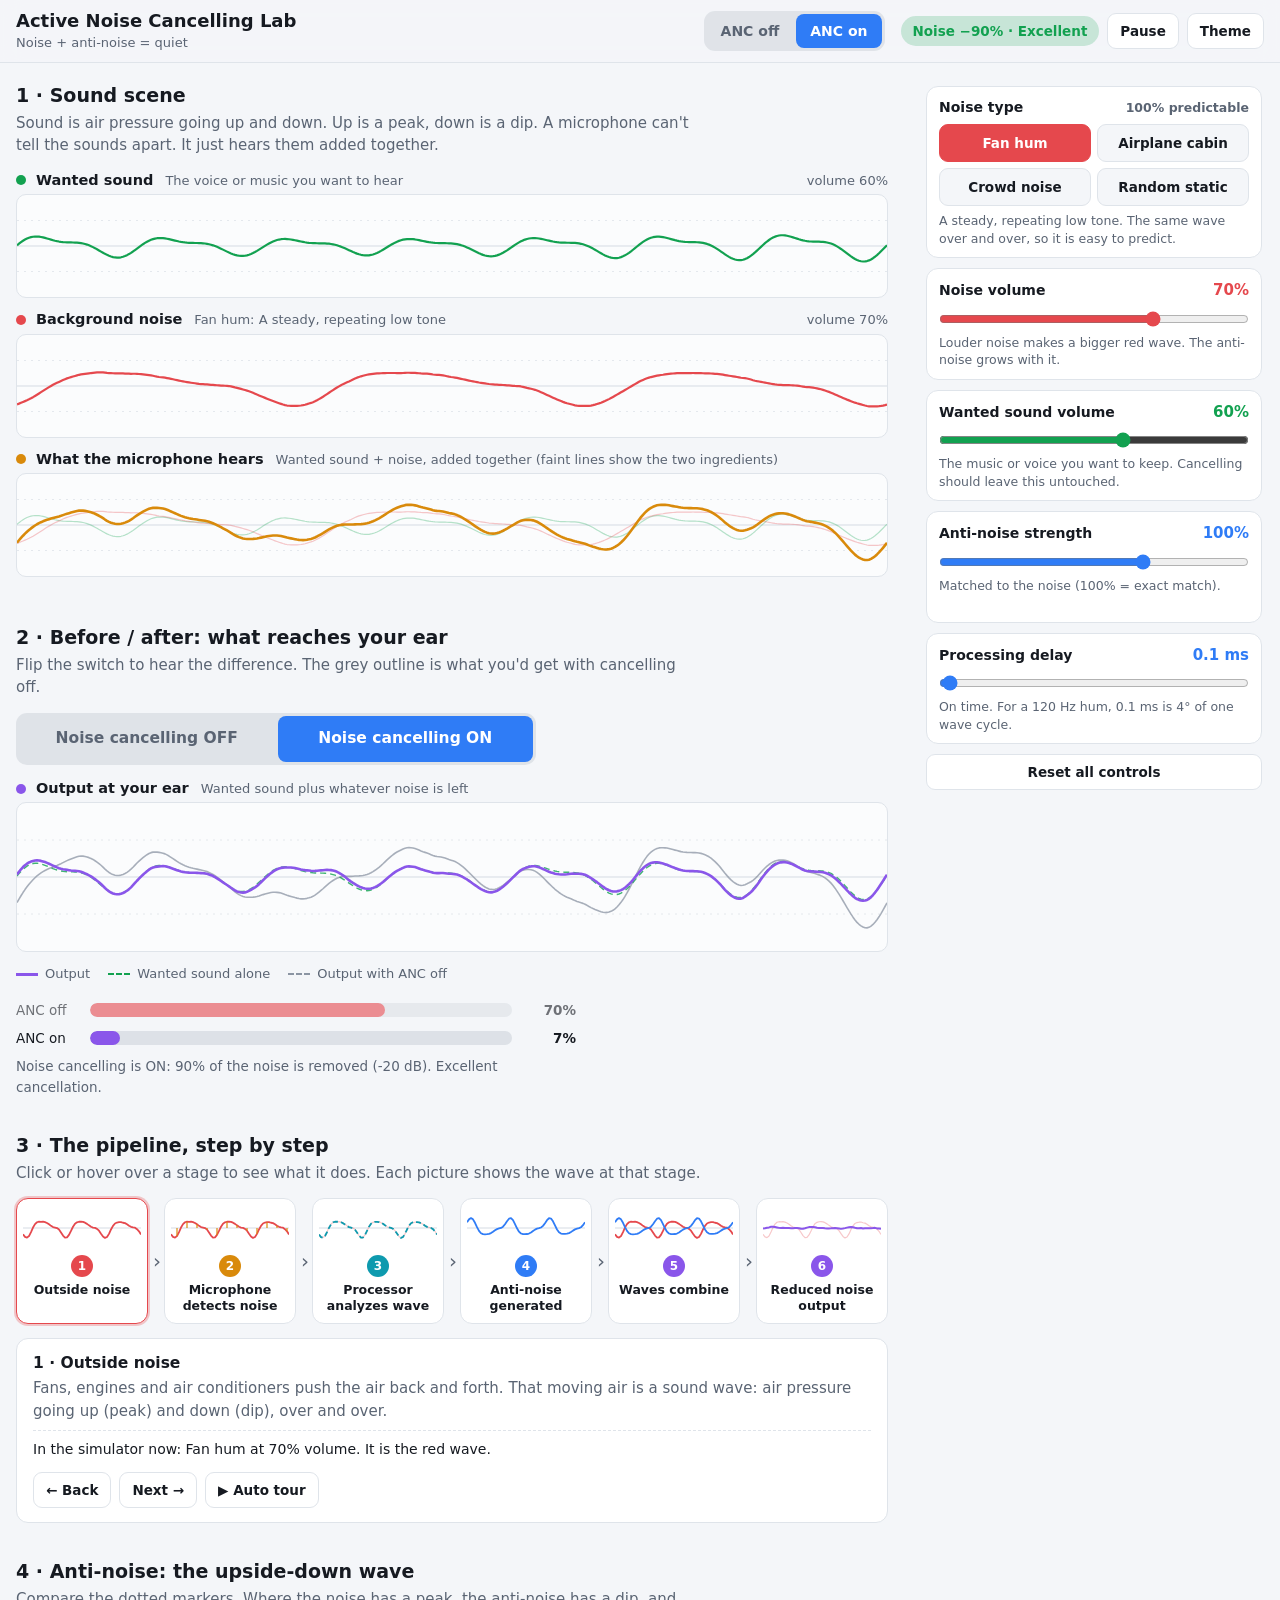
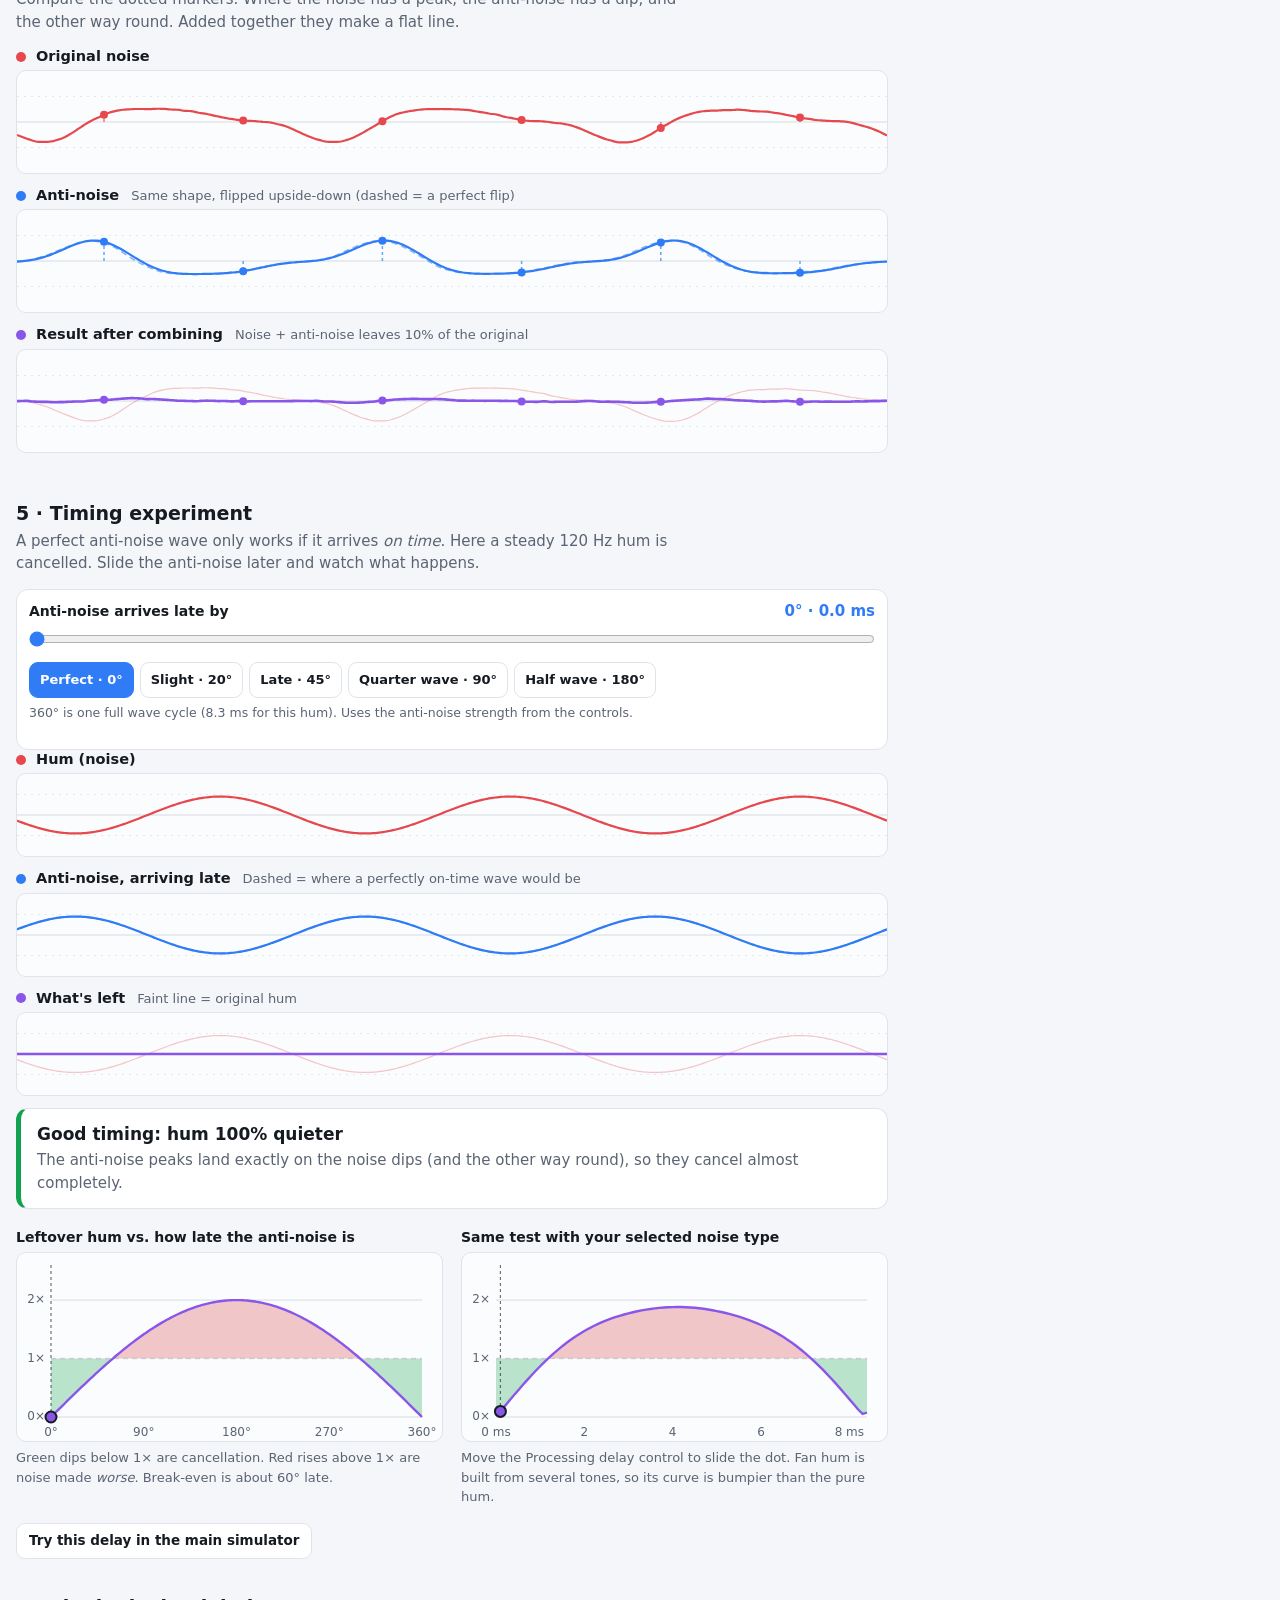
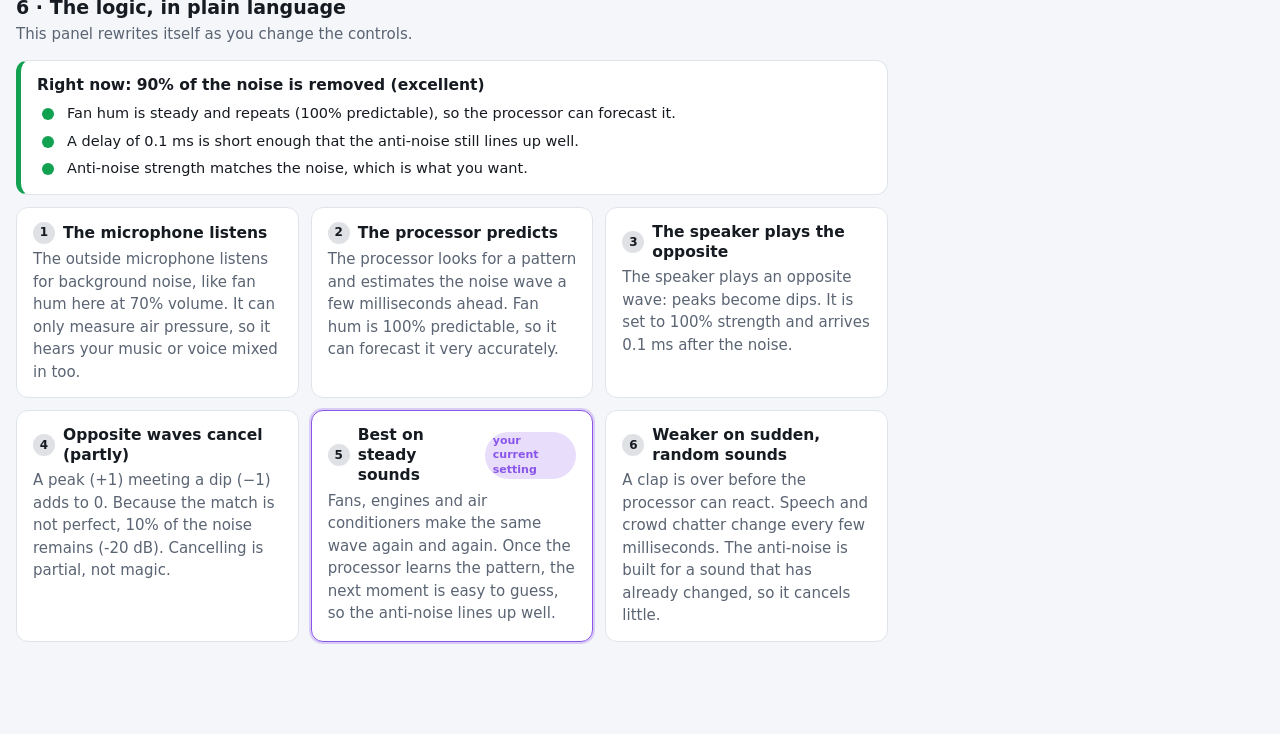
<file: index.html>
<!doctype html>
<html lang="en">
<head>
<meta charset="utf-8">
<meta name="viewport" content="width=device-width, initial-scale=1">
<title>Noise Cancelling Lab</title>
<meta name="description" content="An interactive simulator that explains how active noise cancelling works.">
<link rel="stylesheet" href="styles.css">
</head>
<body>

<header class="topbar">
  <div class="brand">
    <h1>Active Noise Cancelling Lab</h1>
    <p>Noise + anti-noise = quiet</p>
  </div>

  <div class="seg anc-toggle" role="group" aria-label="Noise cancelling">
    <button type="button" data-anc="off" aria-pressed="false">ANC off</button>
    <button type="button" data-anc="on" aria-pressed="true">ANC on</button>
  </div>

  <div class="status">
    <span id="pill" class="pill" role="status" aria-live="polite"></span>
    <button type="button" class="btn" id="btn-pause">Pause</button>
    <button type="button" class="btn" id="btn-theme" aria-label="Switch light or dark theme">Theme</button>
  </div>
</header>

<main class="app">

  <!-- 1 · SOUND SCENE -->
  <section id="scene" aria-labelledby="h-scene">
    <h2 id="h-scene">1 · Sound scene</h2>
    <p class="lede">Sound is air pressure going up and down. Up is a peak, down is a dip. A microphone can't tell the sounds apart. It just hears them added together.</p>

    <div class="lane c-wanted">
      <div class="lane-head">
        <span class="dot"></span><h3>Wanted sound</h3>
        <span class="lane-note">The voice or music you want to hear</span>
        <output id="v-wanted" class="lane-val"></output>
      </div>
      <canvas class="cv" data-cv="scene-wanted" role="img" aria-label="Animated wanted sound waveform"></canvas>
    </div>

    <div class="lane c-noise">
      <div class="lane-head">
        <span class="dot"></span><h3>Background noise</h3>
        <span class="lane-note" id="n-noise">The sound you want to get rid of</span>
        <output id="v-noise" class="lane-val"></output>
      </div>
      <canvas class="cv" data-cv="scene-noise" role="img" aria-label="Animated background noise waveform"></canvas>
    </div>

    <div class="lane c-mic">
      <div class="lane-head">
        <span class="dot"></span><h3>What the microphone hears</h3>
        <span class="lane-note">Wanted sound + noise, added together (faint lines show the two ingredients)</span>
      </div>
      <canvas class="cv" data-cv="scene-mic" role="img" aria-label="Animated combined waveform of wanted sound plus noise"></canvas>
    </div>
  </section>

  <!-- CONTROLS (sticky column on wide screens) -->
  <aside class="controls" aria-label="Controls">
    <h2 class="sr-only">Controls</h2>

    <div class="ctl" style="--c: var(--noise)">
      <div class="ctl-top"><span class="ctl-name" id="l-type">Noise type</span><output id="v-pred" class="pred"></output></div>
      <div class="types" role="radiogroup" aria-labelledby="l-type">
        <button type="button" class="type-btn" role="radio" data-type="hum">Fan hum</button>
        <button type="button" class="type-btn" role="radio" data-type="cabin">Airplane cabin</button>
        <button type="button" class="type-btn" role="radio" data-type="crowd">Crowd noise</button>
        <button type="button" class="type-btn" role="radio" data-type="static">Random static</button>
      </div>
      <p class="hint" id="h-type"></p>
    </div>

    <div class="ctl" style="--c: var(--noise)">
      <div class="ctl-top"><label for="ctl-noise">Noise volume</label><output id="o-noise"></output></div>
      <input type="range" id="ctl-noise" min="0" max="100" step="1">
      <p class="hint" id="h-noise"></p>
    </div>

    <div class="ctl" style="--c: var(--wanted)">
      <div class="ctl-top"><label for="ctl-wanted">Wanted sound volume</label><output id="o-wanted"></output></div>
      <input type="range" id="ctl-wanted" min="0" max="100" step="1">
      <p class="hint" id="h-wanted"></p>
    </div>

    <div class="ctl" style="--c: var(--anti)">
      <div class="ctl-top"><label for="ctl-strength">Anti-noise strength</label><output id="o-strength"></output></div>
      <input type="range" id="ctl-strength" min="0" max="150" step="1">
      <p class="hint" id="h-strength"></p>
    </div>

    <div class="ctl" style="--c: var(--anti)">
      <div class="ctl-top"><label for="ctl-delay">Processing delay</label><output id="o-delay"></output></div>
      <input type="range" id="ctl-delay" min="0" max="84" step="1">
      <p class="hint" id="h-delay"></p>
    </div>

    <button type="button" class="btn wide" id="btn-reset">Reset all controls</button>
  </aside>

  <!-- 5 · BEFORE / AFTER -->
  <section id="output" aria-labelledby="h-output">
    <h2 id="h-output">2 · Before / after: what reaches your ear</h2>
    <p class="lede">Flip the switch to hear the difference. The grey outline is what you'd get with cancelling off.</p>

    <div class="seg big anc-toggle" role="group" aria-label="Noise cancelling before and after">
      <button type="button" data-anc="off" aria-pressed="false">Noise cancelling OFF</button>
      <button type="button" data-anc="on" aria-pressed="true">Noise cancelling ON</button>
    </div>

    <div class="lane c-out">
      <div class="lane-head">
        <span class="dot"></span><h3>Output at your ear</h3>
        <span class="lane-note" id="n-out"></span>
      </div>
      <canvas class="cv tall" data-cv="out" role="img" aria-label="Animated output waveform at the listener's ear"></canvas>
    </div>

    <div class="legend" aria-hidden="true">
      <span class="key c-out"><i></i>Output</span>
      <span class="key c-wanted"><i class="dashed"></i>Wanted sound alone</span>
      <span class="key c-ghost"><i class="dashed"></i>Output with ANC off</span>
    </div>

    <div class="meters">
      <div class="meter c-noise">
        <span>ANC off</span>
        <div class="bar"><i id="bar-off"></i></div>
        <b id="m-off"></b>
      </div>
      <div class="meter c-out">
        <span>ANC on</span>
        <div class="bar"><i id="bar-on"></i></div>
        <b id="m-on"></b>
      </div>
    </div>
    <p class="meter-caption" id="m-caption"></p>
  </section>

  <!-- 2 · PIPELINE -->
  <section id="pipeline" aria-labelledby="h-pipeline">
    <h2 id="h-pipeline">3 · The pipeline, step by step</h2>
    <p class="lede">Click or hover over a stage to see what it does. Each picture shows the wave at that stage.</p>

    <div class="pl-wrap">
      <ol class="pipeline">
        <li class="stage" style="--c: var(--noise)"><button type="button" class="stage-btn" data-stage="0" aria-pressed="true"><canvas class="cv thumb" data-cv="thumb-0" aria-hidden="true"></canvas><span class="stage-text"><span class="stage-num">1</span>Outside noise</span></button></li>
        <li class="stage" style="--c: var(--mic)"><button type="button" class="stage-btn" data-stage="1" aria-pressed="false"><canvas class="cv thumb" data-cv="thumb-1" aria-hidden="true"></canvas><span class="stage-text"><span class="stage-num">2</span>Microphone detects noise</span></button></li>
        <li class="stage" style="--c: var(--proc)"><button type="button" class="stage-btn" data-stage="2" aria-pressed="false"><canvas class="cv thumb" data-cv="thumb-2" aria-hidden="true"></canvas><span class="stage-text"><span class="stage-num">3</span>Processor analyzes wave</span></button></li>
        <li class="stage" style="--c: var(--anti)"><button type="button" class="stage-btn" data-stage="3" aria-pressed="false"><canvas class="cv thumb" data-cv="thumb-3" aria-hidden="true"></canvas><span class="stage-text"><span class="stage-num">4</span>Anti-noise generated</span></button></li>
        <li class="stage" style="--c: var(--out)"><button type="button" class="stage-btn" data-stage="4" aria-pressed="false"><canvas class="cv thumb" data-cv="thumb-4" aria-hidden="true"></canvas><span class="stage-text"><span class="stage-num">5</span>Waves combine</span></button></li>
        <li class="stage" style="--c: var(--out)"><button type="button" class="stage-btn" data-stage="5" aria-pressed="false"><canvas class="cv thumb" data-cv="thumb-5" aria-hidden="true"></canvas><span class="stage-text"><span class="stage-num">6</span>Reduced noise output</span></button></li>
      </ol>
    </div>

    <div class="note stage-detail" id="stage-detail" aria-live="polite">
      <h3 id="sd-title"></h3>
      <p id="sd-body"></p>
      <p class="live" id="sd-live"></p>
      <div class="stage-nav">
        <button type="button" class="btn" id="st-prev">← Back</button>
        <button type="button" class="btn" id="st-next">Next →</button>
        <button type="button" class="btn" id="st-tour" aria-pressed="false">▶ Auto tour</button>
      </div>
    </div>
  </section>

  <!-- 3 · ANTI-NOISE DEMO -->
  <section id="anti" aria-labelledby="h-anti">
    <h2 id="h-anti">4 · Anti-noise: the upside-down wave</h2>
    <p class="lede">Compare the dotted markers. Where the noise has a peak, the anti-noise has a dip, and the other way round. Added together they make a flat line.</p>

    <div class="lane c-noise">
      <div class="lane-head"><span class="dot"></span><h3>Original noise</h3></div>
      <canvas class="cv" data-cv="demo-noise" role="img" aria-label="Noise waveform with markers"></canvas>
    </div>
    <div class="lane c-anti">
      <div class="lane-head"><span class="dot"></span><h3>Anti-noise</h3><span class="lane-note">Same shape, flipped upside-down (dashed = a perfect flip)</span></div>
      <canvas class="cv" data-cv="demo-anti" role="img" aria-label="Inverted anti-noise waveform with markers"></canvas>
    </div>
    <div class="lane c-out">
      <div class="lane-head"><span class="dot"></span><h3>Result after combining</h3><span class="lane-note" id="n-demo-result"></span></div>
      <canvas class="cv" data-cv="demo-result" role="img" aria-label="Combined residual noise waveform with markers"></canvas>
    </div>
  </section>

  <!-- 6 · TIMING EXPERIMENT -->
  <section id="timing" aria-labelledby="h-timing">
    <h2 id="h-timing">5 · Timing experiment</h2>
    <p class="lede">A perfect anti-noise wave only works if it arrives <em>on time</em>. Here a steady 120 Hz hum is cancelled. Slide the anti-noise later and watch what happens.</p>

    <div class="ctl" style="--c: var(--anti)">
      <div class="ctl-top"><label for="ctl-tone">Anti-noise arrives late by</label><output id="o-tone"></output></div>
      <input type="range" id="ctl-tone" min="0" max="360" step="1">
      <div class="presets" role="group" aria-label="Timing presets">
        <button type="button" class="btn" data-phase="0">Perfect · 0°</button>
        <button type="button" class="btn" data-phase="20">Slight · 20°</button>
        <button type="button" class="btn" data-phase="45">Late · 45°</button>
        <button type="button" class="btn" data-phase="90">Quarter wave · 90°</button>
        <button type="button" class="btn" data-phase="180">Half wave · 180°</button>
      </div>
      <p class="hint">360° is one full wave cycle (8.3 ms for this hum). Uses the anti-noise strength from the controls.</p>
    </div>

    <div class="lane c-noise">
      <div class="lane-head"><span class="dot"></span><h3>Hum (noise)</h3></div>
      <canvas class="cv short" data-cv="tone-noise" role="img" aria-label="Test hum waveform"></canvas>
    </div>
    <div class="lane c-anti">
      <div class="lane-head"><span class="dot"></span><h3>Anti-noise, arriving late</h3><span class="lane-note">Dashed = where a perfectly on-time wave would be</span></div>
      <canvas class="cv short" data-cv="tone-anti" role="img" aria-label="Delayed anti-noise waveform"></canvas>
    </div>
    <div class="lane c-out">
      <div class="lane-head"><span class="dot"></span><h3>What's left</h3><span class="lane-note">Faint line = original hum</span></div>
      <canvas class="cv short" data-cv="tone-result" role="img" aria-label="Resulting waveform after combining"></canvas>
    </div>

    <div class="note verdict" id="tone-verdict" data-level="good" aria-live="polite">
      <h3 id="tv-title"></h3>
      <p id="tv-body"></p>
    </div>

    <div class="charts">
      <figure>
        <figcaption>Leftover hum vs. how late the anti-noise is</figcaption>
        <canvas class="cv chart" data-cv="chart-tone" role="img" aria-label="Chart of leftover noise against timing error for the test hum"></canvas>
        <p class="chart-note">Green dips below 1× are cancellation. Red rises above 1× are noise made <em>worse</em>. Break-even is about 60° late.</p>
      </figure>
      <figure>
        <figcaption>Same test with your selected noise type</figcaption>
        <canvas class="cv chart" data-cv="chart-noise" role="img" aria-label="Chart of leftover noise against processing delay for the selected noise type"></canvas>
        <p class="chart-note" id="chart-noise-note"></p>
      </figure>
    </div>

    <button type="button" class="btn" id="btn-apply">Try this delay in the main simulator</button>
  </section>

  <!-- 7 · LOGIC PANEL -->
  <section id="logic" aria-labelledby="h-logic">
    <h2 id="h-logic">6 · The logic, in plain language</h2>
    <p class="lede">This panel rewrites itself as you change the controls.</p>

    <div class="note why" id="why" data-level="good" aria-live="polite">
      <h3 id="why-title"></h3>
      <ul id="why-list"></ul>
    </div>

    <div class="logic-grid">
      <article class="note" id="lg-1"><h3><span class="n">1</span>The microphone listens</h3><p></p></article>
      <article class="note" id="lg-2"><h3><span class="n">2</span>The processor predicts</h3><p></p></article>
      <article class="note" id="lg-3"><h3><span class="n">3</span>The speaker plays the opposite</h3><p></p></article>
      <article class="note" id="lg-4"><h3><span class="n">4</span>Opposite waves cancel (partly)</h3><p></p></article>
      <article class="note" id="lg-5"><h3><span class="n">5</span>Best on steady sounds</h3><p></p></article>
      <article class="note" id="lg-6"><h3><span class="n">6</span>Weaker on sudden, random sounds</h3><p></p></article>
    </div>
  </section>

</main>

<script src="app.js"></script>
</body>
</html>
</file>
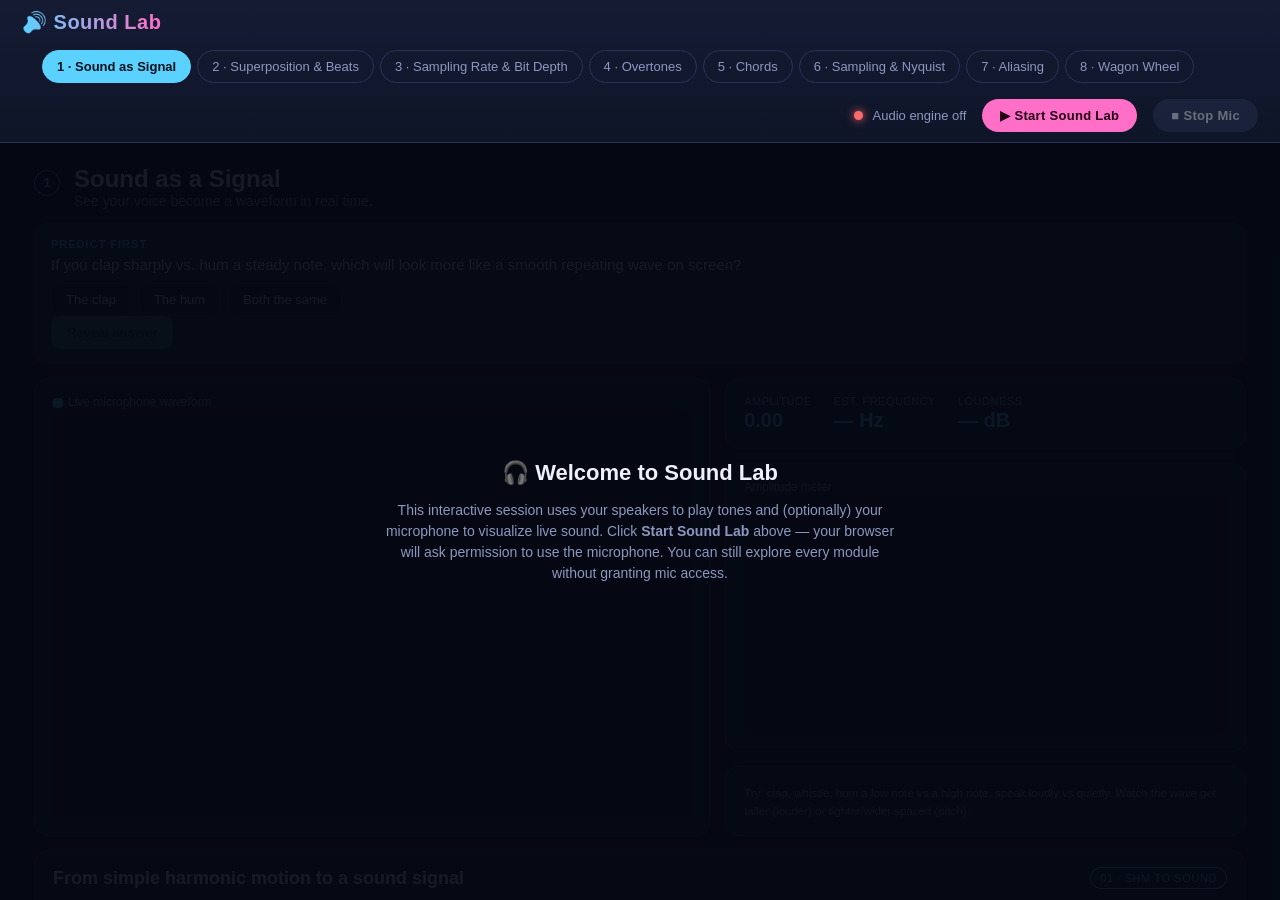
<file: lessons/01-sound-basics/index.html>
<!DOCTYPE html>
<html lang="en">
<head>
<meta charset="UTF-8">
<meta name="viewport" content="width=device-width, initial-scale=1.0">
<title>Sound Lab — Interactive Acoustics</title>
<style>
:root{
  --bg:#0b1020;
  --panel:#131a2e;
  --panel2:#182241;
  --line:#2a3357;
  --text:#eef1fb;
  --muted:#8d97bf;
  --accent:#5ad1ff;
  --accent2:#ff6ec7;
  --good:#5cf29a;
  --warn:#ffcb5c;
  --bad:#ff6b6b;
  --wave1:#5ad1ff;
  --wave2:#ff9f5a;
  --wave3:#c78bff;
}
*{box-sizing:border-box;}
html,body{
  margin:0; padding:0; height:100%;
  background:var(--bg); color:var(--text);
  font-family:"Helvetica Neue",Arial,"Segoe UI",sans-serif;
  overflow:hidden;
}
body{display:flex; flex-direction:column;}

/* ---------- top bar ---------- */
#topbar{
  display:flex; align-items:center; gap:16px; flex-wrap:wrap;
  padding:10px 22px;
  background:linear-gradient(180deg,#141b33,#0f1528);
  border-bottom:1px solid var(--line);
  flex:0 0 auto;
}
#topbar h1{
  font-size:20px; margin:0; letter-spacing:.5px; font-weight:700;
  background:linear-gradient(90deg,var(--accent),var(--accent2));
  -webkit-background-clip:text; background-clip:text; color:transparent;
}
#nav{display:flex; gap:6px; margin-left:20px; flex-wrap:wrap;}
#nav button{
  background:transparent; border:1px solid var(--line); color:var(--muted);
  padding:8px 14px; border-radius:20px; font-size:13px; cursor:pointer;
  transition:all .2s ease; white-space:nowrap;
}
#nav button:hover{border-color:var(--accent); color:var(--text);}
#nav button.active{
  background:var(--accent); color:#04121c; border-color:var(--accent); font-weight:700;
}
#audioStatus{
  margin-left:auto; display:flex; align-items:center; gap:10px; font-size:13px; color:var(--muted);
  flex-shrink:0;
}
#audioStatus .dot{width:9px;height:9px;border-radius:50%;background:var(--bad); box-shadow:0 0 8px var(--bad);}
#audioStatus.on .dot{background:var(--good); box-shadow:0 0 8px var(--good);}
#audioStatus.mic-stopped .dot{background:var(--warn); box-shadow:0 0 8px var(--warn);}
#startBtn,#micToggleBtn{
  background:var(--accent2); color:#210014; border:none; padding:9px 18px; border-radius:20px;
  font-weight:700; cursor:pointer; font-size:13px; letter-spacing:.3px; flex-shrink:0;
}
#micToggleBtn{background:#293554;color:var(--text);}
#micToggleBtn.active{background:var(--bad);color:#fff;}
#startBtn:hover,#micToggleBtn:hover{filter:brightness(1.1);}
#startBtn:disabled,#micToggleBtn:disabled{opacity:.4; cursor:default;}

/* ---------- main ---------- */
#stage{flex:1 1 auto; position:relative; overflow:hidden;}
.section{
  position:absolute; inset:0; padding:22px 34px 18px;
  display:none; flex-direction:column; gap:14px; overflow-y:auto;
}
.section.active{display:flex; animation:fadein .35s ease;}
@keyframes fadein{from{opacity:0; transform:translateY(8px);} to{opacity:1; transform:translateY(0);}}

.section-head{display:flex; align-items:baseline; gap:14px; flex:0 0 auto;}
.section-head .num{
  font-size:13px; color:var(--accent); border:1px solid var(--accent); border-radius:50%;
  width:26px; height:26px; display:flex; align-items:center; justify-content:center; font-weight:700;
}
.section-head h2{margin:0; font-size:24px; font-weight:700;}
.section-head p{margin:0; color:var(--muted); font-size:14px;}

.panel{
  background:var(--panel); border:1px solid var(--line); border-radius:14px; padding:16px 18px;
}
.grid2{display:grid; grid-template-columns:1.3fr 1fr; gap:14px; flex:1 1 auto; min-height:0;}
.grid3{display:grid; grid-template-columns:1fr 1fr 1fr; gap:14px;}
.col{display:flex; flex-direction:column; gap:14px; min-height:0;}
canvas{display:block; width:100%; border-radius:10px; background:#070b16;}

/* prediction / vote flow */
.flow{display:flex; flex-direction:column; gap:10px;}
.qbox{
  background:var(--panel2); border:1px solid var(--line); border-radius:12px; padding:14px 16px;
}
.qbox .qlabel{font-size:11px; text-transform:uppercase; letter-spacing:1px; color:var(--accent); font-weight:700; margin-bottom:6px;}
.qbox .qtext{font-size:15px; margin-bottom:10px;}
.votebar{display:flex; gap:8px; flex-wrap:wrap;}
.votebtn{
  background:#0f1730; border:1px solid var(--line); color:var(--text); padding:8px 14px;
  border-radius:9px; cursor:pointer; font-size:13px; transition:all .15s ease; position:relative;
}
.votebtn:hover{border-color:var(--accent);}
.votebtn.picked{border-color:var(--accent2); background:#2a1330; box-shadow:0 0 0 1px var(--accent2) inset;}
.revealBtn{
  align-self:flex-start; background:var(--good); color:#052013; border:none; padding:9px 16px;
  border-radius:9px; font-weight:700; cursor:pointer; font-size:13px;
}
.revealBtn:disabled{opacity:.35; cursor:default;}
.reveal{
  display:none; background:#0f1f18; border:1px solid #23543c; border-radius:10px; padding:10px 14px;
  font-size:13.5px; line-height:1.5; color:#cdf7e2;
}
.reveal.show{display:block; animation:fadein .3s ease;}
.reveal b{color:var(--good);}

/* controls */
.controls{display:flex; flex-wrap:wrap; gap:18px; align-items:flex-end;}
.ctl{display:flex; flex-direction:column; gap:4px; min-width:150px;}
.ctl label{font-size:12px; color:var(--muted); display:flex; justify-content:space-between;}
.ctl label span.val{color:var(--accent); font-weight:700; font-variant-numeric:tabular-nums;}
input[type=range]{
  -webkit-appearance:none; width:100%; height:6px; border-radius:3px; background:#233058; outline:none;
}
input[type=range]::-webkit-slider-thumb{
  -webkit-appearance:none; width:16px; height:16px; border-radius:50%; background:var(--accent);
  cursor:pointer; border:2px solid #04121c; box-shadow:0 0 6px rgba(90,209,255,.7);
}
button.pill{
  background:#0f1730; border:1px solid var(--line); color:var(--text); padding:8px 14px;
  border-radius:20px; cursor:pointer; font-size:13px;
}
button.pill:hover{border-color:var(--accent);}
button.pill.active{background:var(--accent); color:#04121c; border-color:var(--accent); font-weight:700;}
button.playbtn{
  background:linear-gradient(90deg,var(--accent),#3ab6e8); border:none; color:#04121c; padding:9px 20px;
  border-radius:20px; font-weight:800; cursor:pointer; font-size:13.5px;
}
button.playbtn.stopping{background:linear-gradient(90deg,var(--bad),#c73f3f); color:#fff;}
.readout{display:flex; gap:22px; flex-wrap:wrap;}
.readout .item{display:flex; flex-direction:column; gap:2px;}
.readout .item .k{font-size:11px; color:var(--muted); text-transform:uppercase; letter-spacing:.5px;}
.readout .item .v{font-size:20px; font-weight:800; color:var(--accent); font-variant-numeric:tabular-nums;}
.readout .item .v.good{color:var(--good);}
.readout .item .v.bad{color:var(--bad);}
.legend{display:flex; gap:16px; font-size:12px; color:var(--muted); flex-wrap:wrap;}
.legend .sw{display:inline-block; width:10px; height:10px; border-radius:3px; margin-right:5px; vertical-align:middle;}

.harmrow{display:flex; align-items:center; gap:10px;}
.harmrow .hn{width:34px; font-size:12px; color:var(--muted); text-align:right;}
.harmrow input[type=range]{flex:1;}
.harmrow .hv{width:34px; font-size:12px; color:var(--accent); text-align:right; font-variant-numeric:tabular-nums;}
.harmwrap{display:flex; flex-direction:column; gap:8px; max-height:230px; overflow-y:auto; padding-right:4px;}

.notepad{display:flex; gap:6px; flex-wrap:wrap;}
.notebtn{
  background:#0f1730; border:1px solid var(--line); color:var(--text); padding:10px 6px; width:52px;
  border-radius:8px; cursor:pointer; font-size:12px; font-weight:700; text-align:center;
}
.notebtn.on1{background:var(--wave1); color:#04121c; border-color:var(--wave1);}
.notebtn.on2{background:var(--wave2); color:#210b00; border-color:var(--wave2);}
.notebtn.onboth{background:linear-gradient(90deg,var(--wave1),var(--wave2)); color:#04121c;}

small.hint{color:var(--muted); font-size:11.5px;}
::-webkit-scrollbar{width:8px; height:8px;}
::-webkit-scrollbar-thumb{background:#2a3357; border-radius:4px;}

#micGate{
  position:absolute; inset:0; background:rgba(5,8,18,.92); z-index:40;
  display:flex; align-items:center; justify-content:center; flex-direction:column; gap:14px; text-align:center; padding:30px;
}
#micGate h3{margin:0; font-size:22px;}
#micGate p{color:var(--muted); max-width:520px; margin:0; font-size:14px; line-height:1.5;}
.foldwrap{position:relative;}
.shm-layout{display:grid;grid-template-columns:minmax(420px,1.6fr) minmax(260px,1fr);gap:16px;align-items:stretch;}
.shm-formula{background:#0b1329;border:1px solid #33436f;border-radius:10px;padding:12px 14px;color:#dce7ff;font-family:ui-monospace,SFMono-Regular,Menlo,monospace;font-size:15px;line-height:1.6;}
.shm-title{display:flex;align-items:center;justify-content:space-between;gap:12px;margin-bottom:12px;}
.shm-title h3{margin:0;font-size:18px;}
.shm-title span{font-size:11px;color:var(--accent);border:1px solid var(--accent);border-radius:20px;padding:4px 9px;text-transform:uppercase;letter-spacing:.6px;}
.shm-note{font-size:12.5px;line-height:1.55;color:var(--muted);}
.s1-live-grid{flex:0 0 auto;min-height:390px;}
.shm-panel{flex:0 0 auto;}
@media(max-width:900px){.shm-layout{grid-template-columns:1fr;}.s1-live-grid{min-height:620px;}.section{padding-left:14px;padding-right:14px;}}
</style>
</head>
<body>

<div id="topbar">
  <h1>🔊 Sound Lab</h1>
  <div id="nav"></div>
  <div id="audioStatus"><span class="dot"></span><span id="audioStatusText">Audio engine off</span></div>
  <button id="startBtn">▶ Start Sound Lab</button>
  <button id="micToggleBtn" disabled>■ Stop Mic</button>
</div>

<div id="stage"></div>

<script>
"use strict";

/* ====================================================================
   AUDIO ENGINE
   ==================================================================== */
const Audio = {
  ctx:null, master:null, analyser:null,
  micStream:null, micSource:null, micAnalyser:null,
  ready:false,
  async init(){
    if(this.ctx) return;
    this.ctx = new (window.AudioContext||window.webkitAudioContext)();
    this.master = this.ctx.createGain();
    this.master.gain.value = 0.25;
    this.master.connect(this.ctx.destination);
    this.ready = true;
  },
  async resume(){ if(this.ctx && this.ctx.state==="suspended") await this.ctx.resume(); },
  async enableMic(){
    if(this.micStream) return true;
    try{
      this.micStream = await navigator.mediaDevices.getUserMedia({audio:{echoCancellation:false, noiseSuppression:false, autoGainControl:false}});
      this.micSource = this.ctx.createMediaStreamSource(this.micStream);
      this.micAnalyser = this.ctx.createAnalyser();
      this.micAnalyser.fftSize = 2048;
      this.micAnalyser.smoothingTimeConstant = 0.35;
      this.micSource.connect(this.micAnalyser);
      return true;
    }catch(e){
      console.warn("Mic error", e);
      return false;
    }
  },
  stopMic(){
    if(this.micSource){
      try{ this.micSource.disconnect(); }catch(e){ console.warn("Mic disconnect error",e); }
    }
    if(this.micStream){ this.micStream.getTracks().forEach(track=>track.stop()); }
    this.micStream=null;
    this.micSource=null;
    this.micAnalyser=null;
  }
};

/* simple polyphonic tone player: returns a handle with .stop() */
function playTone({freq=440, type="sine", real=null, imag=null, duration=null, gain=0.2}={}){
  const ctx = Audio.ctx;
  const osc = ctx.createOscillator();
  const g = ctx.createGain();
  if(real && imag){
    const wave = ctx.createPeriodicWave(real, imag, {disableNormalization:false});
    osc.setPeriodicWave(wave);
  } else {
    osc.type = type;
  }
  osc.frequency.value = freq;
  const now = ctx.currentTime;
  g.gain.setValueAtTime(0, now);
  g.gain.linearRampToValueAtTime(gain, now+0.03);
  osc.connect(g); g.connect(Audio.master);
  osc.start();
  let stopped=false;
  function stop(){
    if(stopped) return; stopped=true;
    const t = ctx.currentTime;
    g.gain.cancelScheduledValues(t);
    g.gain.setValueAtTime(g.gain.value, t);
    g.gain.linearRampToValueAtTime(0, t+0.06);
    osc.stop(t+0.08);
  }
  if(duration) setTimeout(stop, duration*1000);
  return {osc, gain:g, stop};
}

/* ====================================================================
   NAVIGATION
   ==================================================================== */
const SECTIONS = [
  {id:"s1", label:"1 · Sound as Signal"},
  {id:"s2", label:"2 · Superposition & Beats"},
  {id:"s3", label:"3 · Sampling Rate & Bit Depth"},
  {id:"s4", label:"4 · Overtones"},
  {id:"s5", label:"5 · Chords"},
  {id:"s6", label:"6 · Sampling & Nyquist"},
  {id:"s7", label:"7 · Aliasing"},
  {id:"s8", label:"8 · Wagon Wheel"},
];
const navEl = document.getElementById("nav");
SECTIONS.forEach((s,i)=>{
  const b = document.createElement("button");
  b.textContent = s.label; b.dataset.id = s.id;
  b.addEventListener("click", ()=>showSection(s.id));
  navEl.appendChild(b);
});
let activeSection = null;
function showSection(id){
  document.querySelectorAll(".section").forEach(el=>el.classList.toggle("active", el.id===id));
  document.querySelectorAll("#nav button").forEach(b=>b.classList.toggle("active", b.dataset.id===id));
  activeSection = id;
  onSectionShown(id);
}
document.addEventListener("keydown",(e)=>{
  if(e.target.tagName==="INPUT") return;
  const idx = SECTIONS.findIndex(s=>s.id===activeSection);
  if(e.key==="ArrowRight"){ showSection(SECTIONS[Math.min(idx+1,SECTIONS.length-1)].id); }
  if(e.key==="ArrowLeft"){ showSection(SECTIONS[Math.max(idx-1,0)].id); }
  const n = parseInt(e.key,10);
  if(n>=1 && n<=SECTIONS.length){ showSection(SECTIONS[n-1].id); }
});

/* ====================================================================
   START BUTTON / MIC GATE
   ==================================================================== */
const startBtn = document.getElementById("startBtn");
const micToggleBtn = document.getElementById("micToggleBtn");
const audioStatusEl = document.getElementById("audioStatus");
const audioStatusText = document.getElementById("audioStatusText");
function updateMicControls(active,unavailable=false){
  audioStatusEl.classList.add("on");
  audioStatusEl.classList.toggle("mic-stopped",!active);
  audioStatusText.textContent=active?"Audio + Mic ready":unavailable?"Audio ready (mic unavailable)":"Audio ready (mic stopped)";
  micToggleBtn.textContent=active?"■ Stop Mic":unavailable?"🎙 Retry Mic":"🎙 Restart Mic";
  micToggleBtn.classList.toggle("active",active);
}
function showStoppedMicDisplay(message="Microphone stopped"){
  const waveC=document.getElementById("s1wave"),meterC=document.getElementById("s1meter");
  if(!waveC||!meterC) return;
  const wctx=fitCanvas(waveC);clear(wctx,waveC);gridLines(wctx,waveC,4);
  wctx.fillStyle="#8d97bf";wctx.font="14px sans-serif";wctx.textAlign="center";
  wctx.fillText(message,waveC.clientWidth/2,waveC.clientHeight/2-12);
  const mctx=fitCanvas(meterC);clear(mctx,meterC);
  document.getElementById("s1amp").textContent="0.000";
  document.getElementById("s1freq").textContent="—";
  document.getElementById("s1db").textContent="— dB";
}
startBtn.addEventListener("click", async ()=>{
  startBtn.disabled = true; startBtn.textContent = "Starting…";
  await Audio.init();
  await Audio.resume();
  const micOk = await Audio.enableMic();
  updateMicControls(micOk,!micOk);
  micToggleBtn.disabled=false;
  startBtn.textContent = "✓ Running";
  document.getElementById("micGate")?.remove();
  showSection("s1");
  if(!micOk) showStoppedMicDisplay("Microphone unavailable");
});
micToggleBtn.addEventListener("click",async ()=>{
  micToggleBtn.disabled=true;
  if(Audio.micStream){
    Audio.stopMic();
    updateMicControls(false);
    showStoppedMicDisplay();
  }else{
    await Audio.init();await Audio.resume();
    const micOk=await Audio.enableMic();
    updateMicControls(micOk,!micOk);
    if(!micOk) showStoppedMicDisplay("Microphone unavailable");
  }
  micToggleBtn.disabled=false;
});
window.addEventListener("beforeunload",()=>Audio.stopMic());

/* ====================================================================
   HELPERS: canvas sizing, colors, waveform math
   ==================================================================== */
function fitCanvas(c){
  const dpr = window.devicePixelRatio||1;
  const rect = c.getBoundingClientRect();
  const w = Math.max(1,Math.round(rect.width*dpr));
  const h = Math.max(1,Math.round(rect.height*dpr));
  if(c.width!==w || c.height!==h){ c.width=w; c.height=h; }
  const ctx = c.getContext("2d");
  ctx.setTransform(dpr,0,0,dpr,0,0);
  return ctx;
}
function clear(ctx,c,color="#070b16"){
  ctx.fillStyle=color;
  ctx.fillRect(0,0,c.clientWidth,c.clientHeight);
}
function gridLines(ctx,c,rows=4){
  ctx.strokeStyle="rgba(255,255,255,0.06)"; ctx.lineWidth=1;
  const w=c.clientWidth,h=c.clientHeight;
  ctx.beginPath();
  ctx.moveTo(0,h/2); ctx.lineTo(w,h/2);
  for(let i=1;i<rows;i++){
    const y = h*i/rows;
    ctx.moveTo(0,y); ctx.lineTo(w,y);
  }
  ctx.strokeStyle="rgba(255,255,255,0.03)";
  ctx.stroke();
  ctx.strokeStyle="rgba(90,209,255,0.15)";
  ctx.beginPath(); ctx.moveTo(0,h/2); ctx.lineTo(w,h/2); ctx.stroke();
}
function drawWave(ctx,c,fn,{color="#5ad1ff", cycles=4, lw=2.5, phase=0}={}){
  const w=c.clientWidth,h=c.clientHeight, mid=h/2, amp=h*0.4;
  ctx.beginPath(); ctx.strokeStyle=color; ctx.lineWidth=lw; ctx.lineJoin="round";
  for(let x=0;x<=w;x++){
    const t = x/w*cycles*2*Math.PI + phase;
    const y = mid - fn(t)*amp;
    if(x===0) ctx.moveTo(x,y); else ctx.lineTo(x,y);
  }
  ctx.stroke();
}
/* generic harmonic-sum function generator */
function harmonicFn(amps){ // amps: array indexed 1..N of relative amplitude
  return (t)=>{
    let s=0;
    for(let n=1;n<amps.length;n++){ if(amps[n]) s += amps[n]*Math.sin(n*t); }
    return s;
  };
}
function normalizeAmp(amps){
  const max = Math.max(...amps.slice(1), 0.0001);
  return amps.map(a=>a/ (max>1?max:1));
}

/* ====================================================================
   BUILD SECTIONS
   ==================================================================== */
const stage = document.getElementById("stage");

function makeSection(id, title, sub){
  const sec = document.createElement("div");
  sec.className="section"; sec.id=id;
  sec.innerHTML = `
    <div class="section-head">
      <div class="num">${id.replace('s','')}</div>
      <div><h2>${title}</h2><p>${sub}</p></div>
    </div>
  `;
  stage.appendChild(sec);
  return sec;
}
function qa(sec, {q, options, answerIdx, explain}){
  const wrap = document.createElement("div");
  wrap.className="qbox";
  wrap.innerHTML = `
    <div class="qlabel">Predict first</div>
    <div class="qtext">${q}</div>
    <div class="votebar"></div>
    <button class="revealBtn" disabled>Reveal answer</button>
    <div class="reveal"></div>
  `;
  const bar = wrap.querySelector(".votebar");
  const revealBtn = wrap.querySelector(".revealBtn");
  const revealBox = wrap.querySelector(".reveal");
  let picked=-1;
  options.forEach((opt,i)=>{
    const b=document.createElement("button");
    b.className="votebtn"; b.textContent=opt;
    b.addEventListener("click",()=>{
      picked=i;
      bar.querySelectorAll(".votebtn").forEach(x=>x.classList.remove("picked"));
      b.classList.add("picked");
      revealBtn.disabled=false;
    });
    bar.appendChild(b);
  });
  revealBtn.addEventListener("click",()=>{
    revealBox.classList.add("show");
    const correct = picked===answerIdx;
    revealBox.innerHTML = `${correct? "🎉 <b>Right!</b>" : "🤔 <b>Not quite —</b>"} ${explain}`;
  });
  sec.appendChild(wrap);
  return wrap;
}

/* -------------------- SECTION 1: Sound as a Signal -------------------- */
(function(){
  const sec = makeSection("s1","Sound as a Signal","See your voice become a waveform in real time.");
  qa(sec,{
    q:"If you clap sharply vs. hum a steady note, which will look more like a smooth repeating wave on screen?",
    options:["The clap","The hum","Both the same"],
    answerIdx:1,
    explain:"A steady hum is close to a <b>periodic</b> tone, so it repeats a similar shape each cycle. A clap is a brief burst of energy across many frequencies at once — a sharp spike, not a repeating pattern."
  });
  sec.insertAdjacentHTML("beforeend", `
    <div class="grid2 s1-live-grid">
      <div class="col">
        <div class="panel" style="flex:1; display:flex; flex-direction:column;">
          <div class="legend"><span><span class="sw" style="background:var(--wave1)"></span>Live microphone waveform</span></div>
          <canvas id="s1wave" style="flex:1; min-height:220px;"></canvas>
        </div>
      </div>
      <div class="col">
        <div class="panel">
          <div class="readout">
            <div class="item"><div class="k">Amplitude</div><div class="v" id="s1amp">0.00</div></div>
            <div class="item"><div class="k">Est. Frequency</div><div class="v" id="s1freq">— Hz</div></div>
            <div class="item"><div class="k">Loudness</div><div class="v" id="s1db">— dB</div></div>
          </div>
        </div>
        <div class="panel" style="flex:1; display:flex; flex-direction:column;">
          <div class="legend">Amplitude meter</div>
          <canvas id="s1meter" style="flex:1; min-height:120px;"></canvas>
        </div>
        <div class="panel"><small class="hint">Try: clap, whistle, hum a low note vs a high note, speak loudly vs quietly. Watch the wave get taller (louder) or tighter/wider spaced (pitch).</small></div>
      </div>
    </div>
    <div class="panel shm-panel">
      <div class="shm-title">
        <h3>From simple harmonic motion to a sound signal</h3>
        <span>01 · SHM to sound</span>
      </div>
      <div class="shm-layout">
        <canvas id="s1shm" style="width:100%;height:360px;min-height:300px;"></canvas>
        <div class="col">
          <div class="shm-formula">a = −ω²x<br>x(t) = A sin(ωt + φ)<br>x(t) = A sin(2πft + φ)<br>T = 1/f</div>
          <div class="controls">
            <div class="ctl"><label>Amplitude A <span class="val" id="s1shmAVal">1.00</span></label><input id="s1shmA" type="range" min="0.2" max="2" step="0.01" value="1"></div>
            <div class="ctl"><label>Frequency f <span class="val" id="s1shmFVal">1.00</span> Hz</label><input id="s1shmF" type="range" min="0.2" max="3" step="0.01" value="1"></div>
            <div class="ctl"><label>Phase φ <span class="val" id="s1shmPhiVal">0.00</span> rad</label><input id="s1shmPhi" type="range" min="-3.1416" max="3.1416" step="0.01" value="0"></div>
            <div class="ctl"><label>Time t <span class="val" id="s1shmTimeVal">0.350</span> s</label><input id="s1shmTime" type="range" min="0" max="2" step="0.005" value="0.35"></div>
          </div>
          <div class="readout">
            <div class="item"><div class="k">Phase</div><div class="v" id="s1shmPhase">—</div></div>
            <div class="item"><div class="k">x(t)</div><div class="v" id="s1shmX">—</div></div>
            <div class="item"><div class="k">Period T</div><div class="v" id="s1shmPeriod">—</div></div>
          </div>
          <div class="shm-note">The circle is a mathematical model of phase, not the path of an air particle. For sound, x(t) can represent pressure deviation or microphone voltage measured at one fixed location.</div>
        </div>
      </div>
    </div>
  `);
  const waveC = sec.querySelector("#s1wave");
  const meterC = sec.querySelector("#s1meter");
  const ampEl = sec.querySelector("#s1amp");
  const freqEl = sec.querySelector("#s1freq");
  const dbEl = sec.querySelector("#s1db");

  let smoothedMeter = 0;
  function autoCorrelateFreq(buf, sampleRate){
    // simple autocorrelation pitch detector
    const SIZE = buf.length;
    let rms=0;
    for(let i=0;i<SIZE;i++) rms += buf[i]*buf[i];
    rms = Math.sqrt(rms/SIZE);
    if(rms < 0.01) return {freq:-1, rms};
    let r1=0, r2=SIZE-1, thres=0.2;
    for(let i=0;i<SIZE/2;i++){ if(Math.abs(buf[i])<thres){ r1=i; break; } }
    for(let i=1;i<SIZE/2;i++){ if(Math.abs(buf[SIZE-i])<thres){ r2=SIZE-i; break; } }
    const trimmed = buf.slice(r1,r2);
    const n = trimmed.length;
    const c = new Array(n).fill(0);
    for(let lag=0; lag<n; lag++){
      let sum=0;
      for(let i=0;i<n-lag;i++) sum += trimmed[i]*trimmed[i+lag];
      c[lag]=sum;
    }
    let d=0; while(d<n-1 && c[d]>c[d+1]) d++;
    let maxpos=-1, maxval=-1;
    for(let i=d;i<n;i++){ if(c[i]>maxval){ maxval=c[i]; maxpos=i; } }
    if(maxpos<=0) return {freq:-1, rms};
    const T0 = maxpos;
    const freq = sampleRate/T0;
    if(freq<50||freq>2000) return {freq:-1, rms};
    return {freq, rms};
  }

  function loop(){
    if(activeSection==="s1" && Audio.micAnalyser){
      const N = Audio.micAnalyser.fftSize;
      const buf = new Float32Array(N);
      Audio.micAnalyser.getFloatTimeDomainData(buf);
      const wctx = fitCanvas(waveC); clear(wctx,waveC); gridLines(wctx,waveC,4);
      const w=waveC.clientWidth,h=waveC.clientHeight,mid=h/2;
      wctx.beginPath(); wctx.strokeStyle="#5ad1ff"; wctx.lineWidth=2.2;
      for(let x=0;x<w;x++){
        const idx = Math.floor(x/w*N);
        const y = mid - buf[idx]*mid*1.6;
        if(x===0) wctx.moveTo(x,y); else wctx.lineTo(x,y);
      }
      wctx.stroke();

      const {freq, rms} = autoCorrelateFreq(buf, Audio.ctx.sampleRate);
      ampEl.textContent = rms.toFixed(3);
      freqEl.textContent = freq>0 ? Math.round(freq)+" Hz" : "—";
      const db = rms>0.0001 ? (20*Math.log10(rms)).toFixed(1) : "-∞";
      dbEl.textContent = db+" dB";

      smoothedMeter += (rms*3 - smoothedMeter)*0.3;
      const mctx = fitCanvas(meterC); clear(mctx,meterC);
      const mw=meterC.clientWidth, mh=meterC.clientHeight;
      const level = Math.min(1,smoothedMeter);
      const barW = mw*0.7, barH= mh*0.5, bx=(mw-barW)/2, by=(mh-barH)/2;
      mctx.fillStyle="#182241"; mctx.fillRect(bx,by,barW,barH);
      const grad = mctx.createLinearGradient(bx,0,bx+barW,0);
      grad.addColorStop(0,"#5ad1ff"); grad.addColorStop(0.7,"#ffcb5c"); grad.addColorStop(1,"#ff6b6b");
      mctx.fillStyle=grad; mctx.fillRect(bx,by,barW*level,barH);
      mctx.strokeStyle="#2a3357"; mctx.strokeRect(bx,by,barW,barH);
    }
    requestAnimationFrame(loop);
  }
  requestAnimationFrame(loop);

  const shmC=sec.querySelector("#s1shm");
  const shmA=sec.querySelector("#s1shmA"),shmF=sec.querySelector("#s1shmF");
  const shmPhi=sec.querySelector("#s1shmPhi"),shmTime=sec.querySelector("#s1shmTime");
  function renderShm(){
    const A=parseFloat(shmA.value),f=parseFloat(shmF.value),phi=parseFloat(shmPhi.value),now=parseFloat(shmTime.value);
    const theta=2*Math.PI*f*now+phi;
    const value=A*Math.sin(theta);
    sec.querySelector("#s1shmAVal").textContent=A.toFixed(2);
    sec.querySelector("#s1shmFVal").textContent=f.toFixed(2);
    sec.querySelector("#s1shmPhiVal").textContent=phi.toFixed(2);
    sec.querySelector("#s1shmTimeVal").textContent=now.toFixed(3);
    sec.querySelector("#s1shmPhase").textContent=theta.toFixed(2)+" rad";
    sec.querySelector("#s1shmX").textContent=value.toFixed(2);
    sec.querySelector("#s1shmPeriod").textContent=(1/f).toFixed(2)+" s";

    const ctx=fitCanvas(shmC);clear(ctx,shmC);
    const w=shmC.clientWidth,h=shmC.clientHeight;
    const circleArea=Math.min(w*.36,280),cx=circleArea*.48,cy=h*.5;
    const maxRadius=Math.min(circleArea*.34,h*.28),radius=maxRadius*A/2;
    ctx.strokeStyle="#334155";ctx.lineWidth=1;
    ctx.beginPath();ctx.moveTo(cx-maxRadius-12,cy);ctx.lineTo(cx+maxRadius+12,cy);ctx.moveTo(cx,cy-maxRadius-12);ctx.lineTo(cx,cy+maxRadius+12);ctx.stroke();
    ctx.strokeStyle="#64748b";ctx.lineWidth=1.8;ctx.beginPath();ctx.arc(cx,cy,radius,0,Math.PI*2);ctx.stroke();
    const pointX=cx+radius*Math.cos(theta),pointY=cy-radius*Math.sin(theta);
    ctx.strokeStyle="#5ad1ff";ctx.lineWidth=2.5;ctx.beginPath();ctx.moveTo(cx,cy);ctx.lineTo(pointX,pointY);ctx.stroke();
    ctx.strokeStyle="#ff9f5a";ctx.lineWidth=1.7;ctx.setLineDash([5,4]);ctx.beginPath();ctx.moveTo(pointX,pointY);ctx.lineTo(cx,pointY);ctx.stroke();ctx.setLineDash([]);
    ctx.fillStyle="#ff6b6b";ctx.beginPath();ctx.arc(pointX,pointY,6,0,Math.PI*2);ctx.fill();
    ctx.fillStyle="#c78bff";ctx.beginPath();ctx.arc(cx,pointY,5,0,Math.PI*2);ctx.fill();
    ctx.fillStyle="#8d97bf";ctx.font="11px sans-serif";ctx.textAlign="center";ctx.fillText("uniform phase rotation",cx,h-18);

    const left=circleArea+22,right=w-16,top=28,bottom=h-32,mid=(top+bottom)/2;
    const plotHeight=bottom-top,yScale=plotHeight/4.5;
    ctx.strokeStyle="rgba(255,255,255,.08)";ctx.lineWidth=1;
    ctx.beginPath();ctx.moveTo(left,mid);ctx.lineTo(right,mid);ctx.moveTo(left,top);ctx.lineTo(left,bottom);ctx.stroke();
    for(let second=0;second<=2;second+=.5){
      const x=left+second/2*(right-left);
      ctx.beginPath();ctx.moveTo(x,mid-3);ctx.lineTo(x,mid+3);ctx.stroke();
      ctx.fillStyle="#8d97bf";ctx.textAlign="center";ctx.fillText(second.toFixed(1),x,bottom+16);
    }
    ctx.strokeStyle="#5ad1ff";ctx.lineWidth=2.5;ctx.beginPath();
    for(let i=0;i<=1000;i++){
      const t=i/1000*2,x=left+i/1000*(right-left),y=mid-A*Math.sin(2*Math.PI*f*t+phi)*yScale;
      if(i===0)ctx.moveTo(x,y);else ctx.lineTo(x,y);
    }
    ctx.stroke();
    const markerX=left+now/2*(right-left),markerY=mid-value*yScale;
    ctx.strokeStyle="#64748b";ctx.setLineDash([5,4]);ctx.beginPath();ctx.moveTo(markerX,top);ctx.lineTo(markerX,bottom);ctx.stroke();ctx.setLineDash([]);
    ctx.fillStyle="#ff6b6b";ctx.beginPath();ctx.arc(markerX,markerY,6,0,Math.PI*2);ctx.fill();
    ctx.fillStyle="#8d97bf";ctx.font="11px sans-serif";ctx.textAlign="center";ctx.fillText("time, t (s)",(left+right)/2,h-3);
    ctx.textAlign="left";ctx.fillText("same motion drawn against time",left,16);
  }
  [shmA,shmF,shmPhi,shmTime].forEach(slider=>slider.addEventListener("input",renderShm));
  renderShm();
  new ResizeObserver(renderShm).observe(shmC);
})();

/* -------------------- SECTION 2: Superposition & Beats -------------------- */
(function(){
  const sec = makeSection("s2","Superposition & Beats","Add two nearby frequencies and hear a slow loudness pulse emerge.");
  qa(sec,{
    q:"If 440 Hz and 444 Hz tones play together, how many loudness beats occur each second?",
    options:["2 beats/s","4 beats/s","442 beats/s"],
    answerIdx:1,
    explain:"The beat rate is the absolute frequency difference: <b>|444 − 440| = 4 Hz</b>. The rapid oscillation has a pitch near their average, 442 Hz, while its amplitude swells four times per second."
  });
  sec.insertAdjacentHTML("beforeend", `
    <div class="grid2" style="flex:1;">
      <div class="col">
        <div class="panel" style="flex:1;display:flex;flex-direction:column;min-height:220px;">
          <div class="legend">
            <span><span class="sw" style="background:var(--wave1)"></span>wave 1</span>
            <span><span class="sw" style="background:var(--wave2)"></span>wave 2</span>
            <span><span class="sw" style="background:var(--wave3)"></span>sum</span>
          </div>
          <canvas id="s2zoom" style="flex:1;min-height:180px;"></canvas>
          <small class="hint">Zoomed to 25 ms: amplitudes add at every instant.</small>
        </div>
        <div class="panel" style="flex:1;display:flex;flex-direction:column;min-height:240px;">
          <div class="legend">
            <span><span class="sw" style="background:var(--wave3)"></span>combined wave</span>
            <span><span class="sw" style="background:var(--bad)"></span>loudness envelope</span>
          </div>
          <canvas id="s2long" style="flex:1;min-height:190px;"></canvas>
          <small class="hint">Long view: close frequencies create a slow envelope that your ear hears as beats.</small>
        </div>
      </div>
      <div class="col">
        <div class="panel">
          <div class="controls">
            <div class="ctl"><label>Frequency f₁ <span><span class="val" id="s2f1Val">440</span> Hz</span></label>
              <input type="range" id="s2f1" min="200" max="800" step="1" value="440"></div>
            <div class="ctl"><label>Frequency f₂ <span><span class="val" id="s2f2Val">444</span> Hz</span></label>
              <input type="range" id="s2f2" min="200" max="800" step="1" value="444"></div>
          </div>
        </div>
        <div class="panel">
          <div class="readout">
            <div class="item"><div class="k">Heard pitch (approx.)</div><div class="v" id="s2pitch">442.0 Hz</div></div>
            <div class="item"><div class="k">Beat rate |f₂−f₁|</div><div class="v" id="s2beat">4.0 Hz</div></div>
            <div class="item"><div class="k">Time between beats</div><div class="v" id="s2period">0.250 s</div></div>
          </div>
        </div>
        <div class="panel">
          <div class="shm-formula">sin(2πf₁t) + sin(2πf₂t)<br>= 2 cos(π(f₂−f₁)t)<br>&nbsp;&nbsp;× sin(2π((f₁+f₂)/2)t)</div>
        </div>
        <div class="panel">
          <div class="controls">
            <button class="playbtn" id="s2play">▶ Play both tones</button>
            <button class="pill" id="s2export">Download 5 s WAV</button>
          </div>
          <small class="hint" id="s2exportStatus">Try making the frequencies equal, then slowly move one away.</small>
        </div>
      </div>
    </div>
  `);

  const zoomC=sec.querySelector("#s2zoom"), longC=sec.querySelector("#s2long");
  const f1Slider=sec.querySelector("#s2f1"), f2Slider=sec.querySelector("#s2f2");
  const f1Val=sec.querySelector("#s2f1Val"), f2Val=sec.querySelector("#s2f2Val");
  const pitchEl=sec.querySelector("#s2pitch"), beatEl=sec.querySelector("#s2beat"), periodEl=sec.querySelector("#s2period");
  const AMP=.45;

  function beatPlotBox(ctx,c,xLabel){
    const w=c.clientWidth,h=c.clientHeight;
    const box={left:34,right:w-10,top:10,bottom:h-24};
    box.width=Math.max(1,box.right-box.left);box.height=Math.max(1,box.bottom-box.top);
    box.x=u=>box.left+u*box.width;box.y=v=>box.top+(1-(v+1.05)/2.1)*box.height;
    ctx.strokeStyle="rgba(255,255,255,.09)";ctx.lineWidth=1;
    ctx.beginPath();ctx.moveTo(box.left,box.y(0));ctx.lineTo(box.right,box.y(0));ctx.stroke();
    ctx.fillStyle="#8d97bf";ctx.font="10px sans-serif";ctx.textAlign="center";
    ctx.fillText(xLabel,(box.left+box.right)/2,h-6);
    return box;
  }
  function drawCurve(ctx,box,steps,fn,color,width=2,dash=[]){
    ctx.beginPath();ctx.strokeStyle=color;ctx.lineWidth=width;ctx.setLineDash(dash);
    for(let i=0;i<=steps;i++){
      const u=i/steps,y=fn(u);
      if(i===0)ctx.moveTo(box.x(u),box.y(y));else ctx.lineTo(box.x(u),box.y(y));
    }
    ctx.stroke();ctx.setLineDash([]);
  }
  function render(){
    const f1=parseFloat(f1Slider.value),f2=parseFloat(f2Slider.value);
    const beat=Math.abs(f2-f1),pitch=(f1+f2)/2;
    f1Val.textContent=f1.toFixed(0);f2Val.textContent=f2.toFixed(0);
    pitchEl.textContent=pitch.toFixed(1)+" Hz";beatEl.textContent=beat.toFixed(1)+" Hz";
    periodEl.textContent=beat? (1/beat).toFixed(3)+" s":"∞ (no beats)";

    const zctx=fitCanvas(zoomC);clear(zctx,zoomC);const zb=beatPlotBox(zctx,zoomC,"time (ms), 0–25");
    drawCurve(zctx,zb,1200,u=>AMP*Math.sin(2*Math.PI*f1*u*.025),"#5ad1ff",1.7);
    drawCurve(zctx,zb,1200,u=>AMP*Math.sin(2*Math.PI*f2*u*.025),"#ff9f5a",1.7);
    drawCurve(zctx,zb,1200,u=>AMP*Math.sin(2*Math.PI*f1*u*.025)+AMP*Math.sin(2*Math.PI*f2*u*.025),"#c78bff",2.4);

    const lctx=fitCanvas(longC);clear(lctx,longC);const lb=beatPlotBox(lctx,longC,"time (s), 0–1.25");
    drawCurve(lctx,lb,6000,u=>AMP*Math.sin(2*Math.PI*f1*u*1.25)+AMP*Math.sin(2*Math.PI*f2*u*1.25),"#c78bff",.85);
    drawCurve(lctx,lb,1200,u=>2*AMP*Math.abs(Math.cos(Math.PI*(f2-f1)*u*1.25)),"#ff6b6b",2,[6,4]);
    drawCurve(lctx,lb,1200,u=>-2*AMP*Math.abs(Math.cos(Math.PI*(f2-f1)*u*1.25)),"#ff6b6b",2,[6,4]);
  }

  let tones=[];
  const playBtn=sec.querySelector("#s2play");
  function stopTones(){tones.forEach(t=>t.stop());tones=[];playBtn.textContent="▶ Play both tones";playBtn.classList.remove("stopping");}
  playBtn.addEventListener("click",async()=>{
    await Audio.init();await Audio.resume();
    if(tones.length){stopTones();return;}
    tones=[playTone({freq:parseFloat(f1Slider.value),type:"sine",gain:.12}),playTone({freq:parseFloat(f2Slider.value),type:"sine",gain:.12})];
    playBtn.textContent="■ Stop";playBtn.classList.add("stopping");
  });
  function update(){render();if(tones.length){tones[0].osc.frequency.value=parseFloat(f1Slider.value);tones[1].osc.frequency.value=parseFloat(f2Slider.value);}}
  [f1Slider,f2Slider].forEach(s=>s.addEventListener("input",update));

  function downloadWav(){
    const sampleRate=44100,duration=5,total=sampleRate*duration;
    const buffer=new ArrayBuffer(44+total*2),view=new DataView(buffer);
    const write=(offset,text)=>{for(let i=0;i<text.length;i++)view.setUint8(offset+i,text.charCodeAt(i));};
    write(0,"RIFF");view.setUint32(4,36+total*2,true);write(8,"WAVE");write(12,"fmt ");
    view.setUint32(16,16,true);view.setUint16(20,1,true);view.setUint16(22,1,true);
    view.setUint32(24,sampleRate,true);view.setUint32(28,sampleRate*2,true);view.setUint16(32,2,true);view.setUint16(34,16,true);
    write(36,"data");view.setUint32(40,total*2,true);
    const f1=parseFloat(f1Slider.value),f2=parseFloat(f2Slider.value),fade=Math.floor(.03*sampleRate);
    for(let i=0;i<total;i++){
      let sample=AMP*Math.sin(2*Math.PI*f1*i/sampleRate)+AMP*Math.sin(2*Math.PI*f2*i/sampleRate);
      if(i<fade)sample*=i/fade;if(i>=total-fade)sample*=(total-1-i)/fade;
      sample=Math.max(-1,Math.min(1,sample));view.setInt16(44+i*2,Math.round(sample*32767),true);
    }
    const url=URL.createObjectURL(new Blob([view],{type:"audio/wav"}));
    const a=document.createElement("a");a.href=url;a.download="beats_live.wav";a.click();setTimeout(()=>URL.revokeObjectURL(url),1000);
    sec.querySelector("#s2exportStatus").textContent="Saved beats_live.wav using the current frequencies.";
  }
  sec.querySelector("#s2export").addEventListener("click",downloadWav);
  render();
  [zoomC,longC].forEach(c=>new ResizeObserver(render).observe(c));
})();

/* -------------------- SECTION 4: Overtones -------------------- */
(function(){
  const sec = makeSection("s4","Overtones / Harmonic Fingerprint","Mix harmonics to build any timbre — sine, square, triangle, sawtooth.");
  qa(sec,{
    q:"A square wave and a sine wave can both be tuned to the exact same pitch (frequency). Why do they sound different?",
    options:["They don't — same pitch means same sound","Square waves are louder","Square waves contain extra overtone frequencies stacked on top of the fundamental"],
    answerIdx:2,
    explain:"Pitch is set by the <b>fundamental frequency</b>, but <b>timbre</b> (tone color) comes from which overtones (harmonics) are mixed in and how loud each one is — that's the instrument's 'fingerprint'."
  });
  const N_HARM = 8;
  let amps = new Array(N_HARM+1).fill(0); amps[1]=1;
  const PRESETS = {
    sine:   ()=>{ const a=new Array(N_HARM+1).fill(0); a[1]=1; return a; },
    square: ()=>{ const a=new Array(N_HARM+1).fill(0); for(let n=1;n<=N_HARM;n+=2) a[n]=1/n; return a; },
    triangle:()=>{ const a=new Array(N_HARM+1).fill(0); for(let n=1;n<=N_HARM;n+=2) a[n]=1/(n*n) * (((n-1)/2)%2===0?1:-1); return a; },
    sawtooth:()=>{ const a=new Array(N_HARM+1).fill(0); for(let n=1;n<=N_HARM;n++) a[n]=1/n * (n%2===0?-1:1); return a; },
  };

  sec.insertAdjacentHTML("beforeend", `
    <div class="grid2" style="flex:1;">
      <div class="col">
        <div class="panel">
          <div class="controls">
            <div class="ctl"><label>Waveform preset</label>
              <div class="votebar" id="s4presets">
                ${Object.keys(PRESETS).map(k=>`<button class="pill" data-p="${k}">${k}</button>`).join("")}
                <button class="pill" data-p="custom">custom</button>
              </div>
            </div>
            <div class="ctl" style="min-width:120px;">
              <label>Fundamental <span class="val" id="s4fVal">220</span> Hz</label>
              <input type="range" id="s4f" min="110" max="660" step="1" value="220">
            </div>
            <button class="playbtn" id="s4play">▶ Play tone</button>
          </div>
        </div>
        <div class="panel" style="flex:1; display:flex; flex-direction:column;">
          <div class="legend"><span><span class="sw" style="background:var(--wave1)"></span>Resulting waveform</span></div>
          <canvas id="s4wave" style="flex:1; min-height:180px;"></canvas>
        </div>
        <div class="panel" style="flex:1; display:flex; flex-direction:column;">
          <div class="legend"><span><span class="sw" style="background:var(--wave2)"></span>Frequency spectrum (harmonics)</span></div>
          <canvas id="s4spec" style="flex:1; min-height:150px;"></canvas>
        </div>
      </div>
      <div class="col">
        <div class="panel">
          <div class="legend" style="margin-bottom:8px;">Harmonic amplitude sliders</div>
          <div class="harmwrap" id="s4harms"></div>
        </div>
        <div class="panel"><small class="hint">Odd harmonics only → hollow, clarinet-like (square). All harmonics fading fast → soft, rounded (triangle). All harmonics fading slowly → bright, buzzy (sawtooth). Drag sliders to sculpt your own timbre.</small></div>
      </div>
    </div>
  `);

  const harmsWrap = sec.querySelector("#s4harms");
  const sliders=[];
  for(let n=1;n<=N_HARM;n++){
    const row=document.createElement("div"); row.className="harmrow";
    row.innerHTML = `<div class="hn">${n===1?"Fund.":"H"+n}</div><input type="range" min="0" max="100" value="${n===1?100:0}"><div class="hv">${n===1?100:0}%</div>`;
    harmsWrap.appendChild(row);
    const inp = row.querySelector("input"); const hv = row.querySelector(".hv");
    inp.addEventListener("input",()=>{ amps[n]=inp.value/100; hv.textContent=inp.value+"%"; setPreset("custom"); render(); });
    sliders.push(inp);
  }
  function loadAmps(a){
    amps = a.slice();
    for(let n=1;n<=N_HARM;n++){
      const mag = Math.round(Math.abs(amps[n]||0)*100);
      sliders[n-1].value = mag;
      sliders[n-1].nextElementSibling.textContent = mag+"%";
    }
  }
  const presetBtns = sec.querySelectorAll("#s4presets .pill");
  function setPreset(name){
    presetBtns.forEach(b=>b.classList.toggle("active", b.dataset.p===name));
  }
  presetBtns.forEach(b=>{
    b.addEventListener("click",()=>{
      if(b.dataset.p!=="custom") loadAmps(PRESETS[b.dataset.p]());
      setPreset(b.dataset.p);
      render();
    });
  });
  setPreset("sine");

  const fSlider = sec.querySelector("#s4f"); const fVal = sec.querySelector("#s4fVal");
  fSlider.addEventListener("input",()=>{ fVal.textContent=fSlider.value; });

  const waveC = sec.querySelector("#s4wave"); const specC = sec.querySelector("#s4spec");
  function render(){
    const wctx = fitCanvas(waveC); clear(wctx,waveC); gridLines(wctx,waveC,4);
    drawWave(wctx,waveC, harmonicFn(amps), {color:"#5ad1ff", cycles:3});

    const sctx = fitCanvas(specC); clear(sctx,specC);
    const w=specC.clientWidth,h=specC.clientHeight;
    const barW = w/(N_HARM+1);
    for(let n=1;n<=N_HARM;n++){
      const bh = Math.abs(amps[n])*(h-24);
      const x = barW*n + barW*0.15;
      sctx.fillStyle = n===1? "#ff9f5a":"#5ad1ff";
      sctx.fillRect(x, h-bh-18, barW*0.7, bh);
      sctx.fillStyle="#8d97bf"; sctx.font="11px sans-serif"; sctx.textAlign="center";
      sctx.fillText((n*parseFloat(fSlider.value))+"Hz", x+barW*0.35, h-4);
    }
  }
  render();

  let tone=null;
  const playBtn = sec.querySelector("#s4play");
  playBtn.addEventListener("click", async ()=>{
    await Audio.init(); await Audio.resume();
    if(tone){ tone.stop(); tone=null; playBtn.textContent="▶ Play tone"; playBtn.classList.remove("stopping"); return; }
    const real = new Float32Array(N_HARM+1); const imag = new Float32Array(N_HARM+1);
    for(let n=1;n<=N_HARM;n++) imag[n]=amps[n];
    tone = playTone({freq:parseFloat(fSlider.value), real, imag, gain:0.18});
    playBtn.textContent="■ Stop"; playBtn.classList.add("stopping");
  });
  fSlider.addEventListener("input",()=>{ if(tone) tone.osc.frequency.value = parseFloat(fSlider.value); });
})();

/* -------------------- SECTION 5: Chords -------------------- */
(function(){
  const sec = makeSection("s5","Chords","Two pure tones added together — superposition in action.");
  qa(sec,{
    q:"When two different notes play together, what happens to the air-pressure wave that reaches your ear?",
    options:["The two waves take turns, alternating rapidly","The two waves simply add together, sample by sample","One wave cancels the other completely"],
    answerIdx:1,
    explain:"Sound waves obey <b>superposition</b>: at every instant, the total pressure is just the sum of each individual wave's pressure at that instant. That's why the combined waveform looks 'lumpy' — it's literally wave 1 + wave 2."
  });
  const NOTES = [
    ["C4",261.63],["D4",293.66],["E4",329.63],["F4",349.23],["G4",392.00],["A4",440.00],["B4",493.88],["C5",523.25]
  ];
  sec.insertAdjacentHTML("beforeend", `
    <div class="grid2" style="flex:1;">
      <div class="col">
        <div class="panel">
          <div class="legend" style="margin-bottom:8px;">Pick up to two notes</div>
          <div class="notepad" id="s5notes"></div>
        </div>
        <div class="panel" style="flex:1; display:flex; flex-direction:column;">
          <div class="legend">
            <span><span class="sw" style="background:var(--wave1)"></span>Note A</span>
            <span><span class="sw" style="background:var(--wave2)"></span>Note B</span>
          </div>
          <canvas id="s5individual" style="flex:1; min-height:110px;"></canvas>
        </div>
        <div class="panel" style="flex:1; display:flex; flex-direction:column;">
          <div class="legend"><span><span class="sw" style="background:var(--wave3)"></span>Combined waveform (A + B)</span></div>
          <canvas id="s5combined" style="flex:1; min-height:150px;"></canvas>
        </div>
      </div>
      <div class="col">
        <div class="panel" style="flex:1; display:flex; flex-direction:column;">
          <div class="legend">Frequency spectrum</div>
          <canvas id="s5spec" style="flex:1; min-height:200px;"></canvas>
        </div>
        <div class="panel">
          <div class="readout">
            <div class="item"><div class="k">Note A</div><div class="v" id="s5a">—</div></div>
            <div class="item"><div class="k">Note B</div><div class="v" id="s5b">—</div></div>
          </div>
          <button class="playbtn" id="s5play" style="margin-top:10px;">▶ Play chord</button>
        </div>
        <div class="panel"><small class="hint">Try C4+E4+G4-style pairs (consonant, smooth beating) vs C4+C#4 (dissonant, fast beating) by picking adjacent notes.</small></div>
      </div>
    </div>
  `);
  const notePad = sec.querySelector("#s5notes");
  let selected=[]; // freqs
  NOTES.forEach(([name,f])=>{
    const b=document.createElement("button"); b.className="notebtn"; b.textContent=name;
    b.addEventListener("click",()=>{
      const i = selected.indexOf(f);
      if(i>=0){ selected.splice(i,1); }
      else{
        if(selected.length>=2) selected.shift();
        selected.push(f);
      }
      refreshNotes(); render(); updateTonePitches();
    });
    b.dataset.f=f;
    notePad.appendChild(b);
  });
  function refreshNotes(){
    notePad.querySelectorAll(".notebtn").forEach(b=>{
      const f = parseFloat(b.dataset.f);
      b.classList.remove("on1","on2","onboth");
      if(selected.length===2 && selected[0]===f && selected[1]===f) b.classList.add("onboth");
      else if(selected[0]===f) b.classList.add("on1");
      else if(selected[1]===f) b.classList.add("on2");
    });
    sec.querySelector("#s5a").textContent = selected[0]? Math.round(selected[0])+" Hz":"—";
    sec.querySelector("#s5b").textContent = selected[1]? Math.round(selected[1])+" Hz":"—";
  }
  const indC=sec.querySelector("#s5individual"), combC=sec.querySelector("#s5combined"), specC=sec.querySelector("#s5spec");
  function render(){
    const ictx=fitCanvas(indC); clear(ictx,indC); gridLines(ictx,indC,4);
    if(selected[0]) drawWave(ictx,indC,(t)=>Math.sin(t),{color:"#5ad1ff",cycles:3});
    if(selected[1]) drawWave(ictx,indC,(t)=>Math.sin(t*(selected[1]/(selected[0]||selected[1]))),{color:"#ff9f5a",cycles:3});

    const cctx=fitCanvas(combC); clear(cctx,combC); gridLines(cctx,combC,4);
    if(selected.length){
      const f0 = selected[0]||selected[1];
      drawWave(cctx,combC,(t)=>{
        let s=0;
        if(selected[0]) s+=Math.sin(t*(selected[0]/f0));
        if(selected[1]) s+=Math.sin(t*(selected[1]/f0));
        return s/2;
      },{color:"#c78bff",cycles:3, lw:2.8});
    }

    const sctx=fitCanvas(specC); clear(sctx,specC);
    const w=specC.clientWidth,h=specC.clientHeight;
    const maxF = 560;
    sctx.strokeStyle="rgba(255,255,255,0.08)";
    for(let f=0; f<=maxF; f+=100){
      const x = f/maxF*w;
      sctx.beginPath(); sctx.moveTo(x,0); sctx.lineTo(x,h-20); sctx.stroke();
      sctx.fillStyle="#8d97bf"; sctx.font="10px sans-serif"; sctx.textAlign="center";
      sctx.fillText(f+"Hz", x, h-6);
    }
    [selected[0],selected[1]].forEach((f,i)=>{
      if(!f) return;
      const x = f/maxF*w;
      sctx.fillStyle = i===0?"#5ad1ff":"#ff9f5a";
      sctx.fillRect(x-4, h-20-((h-40)), 8, (h-40));
    });
  }
  render(); refreshNotes();

  let tones=[];
  function updateTonePitches(){
    if(tones.length){ tones.forEach(t=>t.stop()); tones=[]; }
  }
  sec.querySelector("#s5play").addEventListener("click", async (e)=>{
    await Audio.init(); await Audio.resume();
    if(tones.length){ tones.forEach(t=>t.stop()); tones=[]; e.target.textContent="▶ Play chord"; e.target.classList.remove("stopping"); return; }
    if(!selected.length) return;
    tones = selected.map(f=>playTone({freq:f, type:"sine", gain:0.16}));
    e.target.textContent="■ Stop"; e.target.classList.add("stopping");
  });
})();

/* -------------------- SECTION 3: Sampling Rate & Bit Depth -------------------- */
(function(){
  const sec = makeSection("s3","Sampling Rate & Bit Depth","Sampling chooses when to measure; bit depth chooses which amplitude can be stored.");
  qa(sec,{
    q:"If the sampling rate stays the same but bit depth increases, what improves?",
    options:["More measurements are taken each second","Each measured amplitude is stored more precisely","The signal frequency becomes higher"],
    answerIdx:1,
    explain:"Bit depth controls the number of allowed amplitude levels: <b>levels = 2<sup>bits</sup></b>. More levels reduce vertical rounding (quantization) error. Sampling rate controls the horizontal timing of measurements instead."
  });
  sec.insertAdjacentHTML("beforeend", `
    <div class="grid2" style="flex:1;">
      <div class="col">
        <div class="panel" style="flex:1; display:flex; flex-direction:column; min-height:190px;">
          <div class="legend">
            <span><span class="sw" style="background:var(--wave1)"></span>Continuous signal</span>
            <span><span class="sw" style="background:var(--good)"></span>Sampling instants</span>
            <span><span class="sw" style="background:var(--accent2)"></span>Measured values</span>
          </div>
          <canvas id="s3sample" style="flex:1; min-height:150px;"></canvas>
        </div>
        <div class="panel" style="flex:1; display:flex; flex-direction:column; min-height:190px;">
          <div class="legend">
            <span><span class="sw" style="background:var(--wave1)"></span>Measured value</span>
            <span><span class="sw" style="background:var(--wave2)"></span>Stored (quantized) value</span>
          </div>
          <canvas id="s3quant" style="flex:1; min-height:150px;"></canvas>
        </div>
        <div class="panel" style="flex:0.7; display:flex; flex-direction:column; min-height:135px;">
          <div class="legend"><span><span class="sw" style="background:var(--wave3)"></span>Quantization error = stored − measured</span></div>
          <canvas id="s3error" style="flex:1; min-height:95px;"></canvas>
        </div>
      </div>
      <div class="col">
        <div class="panel">
          <div class="controls">
            <div class="ctl"><label>Signal frequency f <span><span class="val" id="s3fVal">5.0</span> Hz</span></label>
              <input type="range" id="s3f" min="1" max="20" step="0.5" value="5"></div>
            <div class="ctl"><label>Sampling rate f<sub>s</sub> <span><span class="val" id="s3fsVal">18</span> samples/s</span></label>
              <input type="range" id="s3fs" min="4" max="80" step="1" value="18"></div>
            <div class="ctl"><label>Bit depth <span><span class="val" id="s3bitsVal">3</span> bits</span></label>
              <input type="range" id="s3bits" min="2" max="12" step="1" value="3"></div>
          </div>
        </div>
        <div class="panel">
          <div class="readout">
            <div class="item"><div class="k">Samples / cycle</div><div class="v" id="s3spc">3.6</div></div>
            <div class="item"><div class="k">Amplitude levels</div><div class="v" id="s3levels">8</div></div>
            <div class="item"><div class="k">Mean |error|</div><div class="v" id="s3mae">0.000</div></div>
            <div class="item"><div class="k">Status</div><div class="v good" id="s3status">SATISFIED</div></div>
          </div>
        </div>
        <div class="panel">
          <div class="shm-formula">sampling interval: Δt = 1/f<sub>s</sub><br>Nyquist condition: f<sub>s</sub> ≥ 2f<br>amplitude levels: L = 2<sup>bits</sup><br>error = stored value − measured value</div>
        </div>
        <div class="panel"><small class="hint">First lower the sampling rate: the dots spread apart horizontally and eventually violate the Nyquist limit. Then lower bit depth: the stored orange values snap to fewer horizontal levels and quantization error grows.</small></div>
      </div>
    </div>
  `);
  const sampleC=sec.querySelector("#s3sample"), quantC=sec.querySelector("#s3quant"), errorC=sec.querySelector("#s3error");
  const fSlider=sec.querySelector("#s3f"), fsSlider=sec.querySelector("#s3fs"), bitsSlider=sec.querySelector("#s3bits");
  const fVal=sec.querySelector("#s3fVal"), fsVal=sec.querySelector("#s3fsVal"), bitsVal=sec.querySelector("#s3bitsVal");
  const spcEl=sec.querySelector("#s3spc"), levelsEl=sec.querySelector("#s3levels");
  const maeEl=sec.querySelector("#s3mae"), statusEl=sec.querySelector("#s3status");

  function analogSignal(t, frequency){
    return 0.82*Math.sin(2*Math.PI*frequency*t+0.2);
  }
  function quantize(value, bits){
    const levels=2**bits;
    const index=Math.round((value+1)*(levels-1)/2);
    return index*2/(levels-1)-1;
  }
  function plotBox(ctx,c){
    const w=c.clientWidth,h=c.clientHeight;
    const box={left:34,right:w-10,top:10,bottom:h-24};
    box.width=Math.max(1,box.right-box.left); box.height=Math.max(1,box.bottom-box.top);
    box.x=t=>box.left+t*box.width;
    box.y=v=>box.top+(1-(v+1.1)/2.2)*box.height;
    ctx.strokeStyle="rgba(255,255,255,.08)";ctx.lineWidth=1;
    ctx.beginPath();ctx.moveTo(box.left,box.y(0));ctx.lineTo(box.right,box.y(0));ctx.stroke();
    ctx.fillStyle="#8d97bf";ctx.font="10px sans-serif";ctx.textAlign="center";
    [0,.25,.5,.75,1].forEach(t=>ctx.fillText(t.toFixed(2),box.x(t),h-7));
    ctx.save();ctx.translate(10,(box.top+box.bottom)/2);ctx.rotate(-Math.PI/2);ctx.fillText("amplitude",0,0);ctx.restore();
    return box;
  }

  function render(){
    const f=parseFloat(fSlider.value), fs=parseInt(fsSlider.value,10), bits=parseInt(bitsSlider.value,10);
    const levels=2**bits, sampleCount=Math.floor(fs)+1;
    const times=Array.from({length:sampleCount},(_,i)=>i/fs).filter(t=>t<=1.000001);
    const measured=times.map(t=>analogSignal(t,f));
    const stored=measured.map(v=>quantize(v,bits));
    const errors=stored.map((v,i)=>v-measured[i]);
    const mae=errors.reduce((sum,e)=>sum+Math.abs(e),0)/Math.max(1,errors.length);
    fVal.textContent=f.toFixed(1);fsVal.textContent=fs;bitsVal.textContent=bits;
    spcEl.textContent=(fs/f).toFixed(1);levelsEl.textContent=levels.toLocaleString();maeEl.textContent=mae.toFixed(4);
    const ok=fs>=2*f;
    statusEl.textContent=ok?"NYQUIST OK":"ALIASING RISK";
    statusEl.className="v "+(ok?"good":"bad");

    // Sampling panel: continuous curve, stems, and measured points.
    const sctx=fitCanvas(sampleC);clear(sctx,sampleC);const sb=plotBox(sctx,sampleC);
    sctx.beginPath();sctx.strokeStyle="#5ad1ff";sctx.lineWidth=2.2;
    for(let i=0;i<=1400;i++){
      const t=i/1400,y=analogSignal(t,f);
      if(i===0)sctx.moveTo(sb.x(t),sb.y(y));else sctx.lineTo(sb.x(t),sb.y(y));
    }
    sctx.stroke();
    times.forEach((t,i)=>{
      sctx.strokeStyle="rgba(92,242,154,.4)";sctx.lineWidth=1;
      sctx.beginPath();sctx.moveTo(sb.x(t),sb.y(0));sctx.lineTo(sb.x(t),sb.y(measured[i]));sctx.stroke();
      sctx.fillStyle="#ff6ec7";sctx.beginPath();sctx.arc(sb.x(t),sb.y(measured[i]),3.8,0,Math.PI*2);sctx.fill();
    });

    // Quantization panel: allowed levels, original measurements, and stored values.
    const qctx=fitCanvas(quantC);clear(qctx,quantC);const qb=plotBox(qctx,quantC);
    if(levels<=32){
      qctx.strokeStyle="rgba(148,163,184,.25)";qctx.lineWidth=.7;
      for(let i=0;i<levels;i++){
        const level=-1+i*2/(levels-1);
        qctx.beginPath();qctx.moveTo(qb.left,qb.y(level));qctx.lineTo(qb.right,qb.y(level));qctx.stroke();
      }
    }
    qctx.strokeStyle="#ff9f5a";qctx.lineWidth=1.5;qctx.setLineDash([5,3]);qctx.beginPath();
    times.forEach((t,i)=>{if(i===0)qctx.moveTo(qb.x(t),qb.y(stored[i]));else qctx.lineTo(qb.x(t),qb.y(stored[i]));});
    qctx.stroke();qctx.setLineDash([]);
    times.forEach((t,i)=>{
      qctx.strokeStyle="#5ad1ff";qctx.lineWidth=1.5;qctx.beginPath();qctx.arc(qb.x(t),qb.y(measured[i]),4,0,Math.PI*2);qctx.stroke();
      qctx.fillStyle="#ff9f5a";qctx.fillRect(qb.x(t)-3.5,qb.y(stored[i])-3.5,7,7);
    });

    // Keep one fixed vertical scale so students can compare error magnitude across bit depths.
    const ectx=fitCanvas(errorC);clear(ectx,errorC);
    const ew=errorC.clientWidth,eh=errorC.clientHeight,el=34,er=ew-10,et=8,eb=eh-22;
    const errorRange=.55;
    const ex=t=>el+t*(er-el),ey=e=>et+(1-(e/errorRange+1)/2)*(eb-et);
    ectx.strokeStyle="rgba(255,255,255,.10)";ectx.beginPath();ectx.moveTo(el,ey(0));ectx.lineTo(er,ey(0));ectx.stroke();
    ectx.strokeStyle="#c78bff";ectx.lineWidth=1.5;ectx.beginPath();
    times.forEach((t,i)=>{if(i===0)ectx.moveTo(ex(t),ey(errors[i]));else ectx.lineTo(ex(t),ey(errors[i]));});ectx.stroke();
    ectx.fillStyle="#c78bff";times.forEach((t,i)=>{ectx.beginPath();ectx.arc(ex(t),ey(errors[i]),2.6,0,Math.PI*2);ectx.fill();});
    ectx.fillStyle="#8d97bf";ectx.font="10px sans-serif";ectx.textAlign="left";
    ectx.fillText("+"+errorRange.toFixed(2),2,et+5);ectx.fillText("−"+errorRange.toFixed(2),2,eb);
    ectx.textAlign="center";[0,.25,.5,.75,1].forEach(t=>ectx.fillText(t.toFixed(2),ex(t),eh-6));
  }
  [fSlider,fsSlider,bitsSlider].forEach(s=>s.addEventListener("input",render));
  render();
  sec._render3 = render;
  [sampleC,quantC,errorC].forEach(c=>new ResizeObserver(render).observe(c));
})();

/* -------------------- SECTION 6: Sampling & Nyquist -------------------- */
(function(){
  const sec = makeSection("s6","Sampling & Nyquist","How many dots per wiggle do you need to capture a wave faithfully?");
  qa(sec,{
    q:"To perfectly capture a signal that wiggles at 500 Hz, what is the minimum sampling rate you need?",
    options:["500 samples/sec","750 samples/sec","1000 samples/sec (double the frequency)"],
    answerIdx:2,
    explain:"The <b>Nyquist–Shannon theorem</b>: you must sample at least <b>twice</b> the highest frequency present, f<sub>s</sub> ≥ 2f<sub>max</sub>. For 500 Hz that means at least 1000 samples/sec — otherwise information is lost and the signal aliases."
  });
  sec.insertAdjacentHTML("beforeend", `
    <div class="grid2" style="flex:1;">
      <div class="col" style="flex:1;">
        <div class="panel" style="flex:1; display:flex; flex-direction:column;">
          <div class="legend">
            <span><span class="sw" style="background:var(--wave1)"></span>Continuous signal</span>
            <span><span class="sw" style="background:var(--accent2)"></span>Sample points</span>
          </div>
          <canvas id="s6wave" style="flex:1; min-height:280px;"></canvas>
        </div>
      </div>
      <div class="col">
        <div class="panel">
          <div class="controls">
            <div class="ctl"><label>Signal frequency f <span class="val" id="s6fVal">100</span> Hz</label>
              <input type="range" id="s6f" min="20" max="400" step="1" value="100"></div>
            <div class="ctl"><label>Sampling rate f<sub>s</sub> <span class="val" id="s6fsVal">800</span> Hz</label>
              <input type="range" id="s6fs" min="40" max="1600" step="10" value="800"></div>
          </div>
        </div>
        <div class="panel">
          <div class="readout">
            <div class="item"><div class="k">Samples / cycle</div><div class="v" id="s6spc">8.0</div></div>
            <div class="item"><div class="k">2 × f</div><div class="v" id="s6nyq">200 Hz</div></div>
            <div class="item"><div class="k">Status</div><div class="v good" id="s6status">SATISFIED</div></div>
          </div>
        </div>
        <div class="panel"><small class="hint">Drag f<sub>s</sub> down toward — and below — 2f. Watch samples/cycle fall below 2 and the status flip. That threshold is the Nyquist limit.</small></div>
      </div>
    </div>
  `);
  const waveC = sec.querySelector("#s6wave");
  const fSlider = sec.querySelector("#s6f"), fsSlider = sec.querySelector("#s6fs");
  const fVal=sec.querySelector("#s6fVal"), fsVal=sec.querySelector("#s6fsVal");
  const spcEl=sec.querySelector("#s6spc"), nyqEl=sec.querySelector("#s6nyq"), statusEl=sec.querySelector("#s6status");

  function render(){
    const f = parseFloat(fSlider.value), fs = parseFloat(fsSlider.value);
    fVal.textContent=f; fsVal.textContent=fs;
    const spc = fs/f;
    spcEl.textContent = spc.toFixed(1);
    nyqEl.textContent = (2*f)+" Hz";
    const ok = fs >= 2*f;
    statusEl.textContent = ok? "SATISFIED":"VIOLATED";
    statusEl.className = "v "+(ok?"good":"bad");

    const ctx = fitCanvas(waveC); clear(ctx,waveC); gridLines(ctx,waveC,4);
    const w=waveC.clientWidth,h=waveC.clientHeight,mid=h/2,amp=h*0.38;
    const durationCycles = 6;
    const T = durationCycles/f;
    ctx.beginPath(); ctx.strokeStyle="#5ad1ff"; ctx.lineWidth=2.2;
    const steps=1000;
    for(let i=0;i<=steps;i++){
      const t = i/steps*T;
      const y = mid - Math.sin(2*Math.PI*f*t)*amp;
      const x = i/steps*w;
      if(i===0) ctx.moveTo(x,y); else ctx.lineTo(x,y);
    }
    ctx.stroke();
    const dt = 1/fs;
    ctx.fillStyle="#ff6ec7";
    let n=0;
    const pts=[];
    while(n*dt <= T){
      const t=n*dt;
      const y = mid - Math.sin(2*Math.PI*f*t)*amp;
      const x = t/T*w;
      pts.push([x,y]);
      ctx.beginPath(); ctx.arc(x,y,5,0,7); ctx.fill();
      n++;
    }
    if(pts.length>1){
      ctx.beginPath(); ctx.strokeStyle="rgba(255,110,199,0.55)"; ctx.lineWidth=1.4; ctx.setLineDash([4,3]);
      pts.forEach(([x,y],i)=>{ if(i===0) ctx.moveTo(x,y); else ctx.lineTo(x,y); });
      ctx.stroke(); ctx.setLineDash([]);
    }
  }
  [fSlider,fsSlider].forEach(s=>s.addEventListener("input",render));
  render();
  sec._render6 = render;
  new ResizeObserver(render).observe(waveC);
})();

/* -------------------- SECTION 7: Aliasing -------------------- */
(function(){
  const sec = makeSection("s7","Aliasing","Undersample a wave and it disguises itself as a slower, fake frequency.");
  qa(sec,{
    q:"A 700 Hz tone is sampled at 1000 Hz (below the 1400 Hz Nyquist requirement). What frequency will the reconstructed signal APPEAR to be?",
    options:["700 Hz — sampling rate doesn't matter","1000 Hz, matching the sample rate","300 Hz — a lower 'alias' frequency"],
    answerIdx:2,
    explain:"Undersampling folds the true frequency back into the range below f<sub>s</sub>/2. Here f<sub>alias</sub> = |f − f<sub>s</sub>| = |700−1000| = <b>300 Hz</b>. The reconstructed wave genuinely looks and sounds like a 300 Hz tone — the higher-frequency information is unrecoverably lost."
  });
  sec.insertAdjacentHTML("beforeend", `
    <div class="grid2" style="flex:1;">
      <div class="col" style="flex:1;">
        <div class="panel" style="flex:1; display:flex; flex-direction:column;">
          <div class="legend">
            <span><span class="sw" style="background:var(--wave1)"></span>True signal</span>
            <span><span class="sw" style="background:var(--accent2)"></span>Samples</span>
            <span><span class="sw" style="background:var(--wave3)"></span>Apparent (aliased) signal</span>
          </div>
          <canvas id="s7wave" style="flex:1; min-height:220px;"></canvas>
        </div>
        <div class="panel" style="flex:0 0 120px; display:flex; flex-direction:column;">
          <div class="legend">Frequency folding into [0, f<sub>s</sub>/2]</div>
          <canvas id="s7fold" style="flex:1;"></canvas>
        </div>
      </div>
      <div class="col">
        <div class="panel">
          <div class="controls">
            <div class="ctl"><label>Signal frequency f <span class="val" id="s7fVal">700</span> Hz</label>
              <input type="range" id="s7f" min="20" max="1400" step="10" value="700"></div>
            <div class="ctl"><label>Sampling rate f<sub>s</sub> <span class="val" id="s7fsVal">1000</span> Hz</label>
              <input type="range" id="s7fs" min="100" max="2000" step="10" value="1000"></div>
            <button class="pill" id="s7preset">Load classic example (700 / 1000)</button>
          </div>
        </div>
        <div class="panel">
          <div class="readout">
            <div class="item"><div class="k">Nyquist limit f<sub>s</sub>/2</div><div class="v" id="s7nyq">500 Hz</div></div>
            <div class="item"><div class="k">Alias frequency</div><div class="v" id="s7alias">300 Hz</div></div>
            <div class="item"><div class="k">Status</div><div class="v bad" id="s7status">ALIASING</div></div>
          </div>
          <button class="playbtn" id="s7play" style="margin-top:10px;">▶ Hear true vs. alias</button>
        </div>
        <div class="panel"><small class="hint">Formula: fold f into [0, f<sub>s</sub>/2] by reflecting repeatedly off 0 and f<sub>s</sub>/2. That folded value is what you actually perceive.</small></div>
      </div>
    </div>
  `);
  const waveC=sec.querySelector("#s7wave"), foldC=sec.querySelector("#s7fold");
  const fSlider=sec.querySelector("#s7f"), fsSlider=sec.querySelector("#s7fs");
  const fVal=sec.querySelector("#s7fVal"), fsVal=sec.querySelector("#s7fsVal");
  const nyqEl=sec.querySelector("#s7nyq"), aliasEl=sec.querySelector("#s7alias"), statusEl=sec.querySelector("#s7status");

  function aliasFreq(f, fs){
    const nyq = fs/2;
    let m = f % fs; if(m<0) m+=fs;
    if(m > nyq) m = fs - m;
    return m;
  }
  function render(){
    const f=parseFloat(fSlider.value), fs=parseFloat(fsSlider.value);
    fVal.textContent=f; fsVal.textContent=fs;
    const nyq = fs/2;
    nyqEl.textContent = nyq+" Hz";
    const alias = aliasFreq(f,fs);
    aliasEl.textContent = alias.toFixed(0)+" Hz";
    const aliasing = f>nyq;
    statusEl.textContent = aliasing? "ALIASING":"CLEAN";
    statusEl.className = "v "+(aliasing?"bad":"good");

    const ctx=fitCanvas(waveC); clear(ctx,waveC); gridLines(ctx,waveC,4);
    const w=waveC.clientWidth,h=waveC.clientHeight,mid=h/2,amp=h*0.38;
    const T = 0.02; // 20ms window
    const steps=1400;
    ctx.beginPath(); ctx.strokeStyle="#5ad1ff"; ctx.lineWidth=2;
    for(let i=0;i<=steps;i++){
      const t=i/steps*T; const x=i/steps*w;
      const y=mid-Math.sin(2*Math.PI*f*t)*amp;
      if(i===0) ctx.moveTo(x,y); else ctx.lineTo(x,y);
    }
    ctx.stroke();
    // apparent/reconstructed signal at alias frequency (phase-matched sign)
    const sign = aliasing ? -1 : 1; // aliased image is typically frequency-flipped
    ctx.beginPath(); ctx.strokeStyle="#c78bff"; ctx.lineWidth=2.6; ctx.setLineDash([]);
    for(let i=0;i<=steps;i++){
      const t=i/steps*T; const x=i/steps*w;
      const y=mid-Math.sin(sign*2*Math.PI*alias*t)*amp;
      if(i===0) ctx.moveTo(x,y); else ctx.lineTo(x,y);
    }
    ctx.stroke();
    // sample points
    const dt=1/fs; ctx.fillStyle="#ff6ec7";
    let n=0;
    while(n*dt<=T){
      const t=n*dt; const x=t/T*w; const y=mid-Math.sin(2*Math.PI*f*t)*amp;
      ctx.beginPath(); ctx.arc(x,y,5.5,0,7); ctx.fill();
      n++;
    }

    // folding diagram
    const fctx=fitCanvas(foldC); clear(fctx,foldC);
    const fw=foldC.clientWidth, fh=foldC.clientHeight, mMax = Math.max(fs, f, 1000)*1.05;
    const baseY = fh*0.65, axisW = fw-40;
    fctx.strokeStyle="#2a3357"; fctx.lineWidth=2;
    fctx.beginPath(); fctx.moveTo(20,baseY); fctx.lineTo(20+axisW,baseY); fctx.stroke();
    function xOf(v){ return 20 + (v/mMax)*axisW; }
    // nyquist marker
    fctx.strokeStyle="#ffcb5c"; fctx.beginPath(); fctx.moveTo(xOf(nyq),baseY-26); fctx.lineTo(xOf(nyq),baseY+8); fctx.stroke();
    fctx.fillStyle="#ffcb5c"; fctx.font="11px sans-serif"; fctx.textAlign="center"; fctx.fillText("Nyquist "+nyq+"Hz", xOf(nyq), baseY-30);
    // original f marker
    fctx.fillStyle="#5ad1ff";
    fctx.beginPath(); fctx.arc(xOf(f), baseY, 6, 0, 7); fctx.fill();
    fctx.fillText("f = "+f+"Hz", xOf(f), baseY+22);
    // alias marker
    fctx.fillStyle="#c78bff";
    fctx.beginPath(); fctx.arc(xOf(alias), baseY, 6, 0, 7); fctx.fill();
    fctx.fillText("alias = "+alias.toFixed(0)+"Hz", xOf(alias), baseY-14);
    if(aliasing){
      fctx.strokeStyle="rgba(199,139,255,0.6)"; fctx.setLineDash([5,4]); fctx.lineWidth=1.6;
      fctx.beginPath(); fctx.moveTo(xOf(f),baseY); fctx.quadraticCurveTo((xOf(f)+xOf(alias))/2, baseY-45, xOf(alias), baseY); fctx.stroke();
      fctx.setLineDash([]);
    }
  }
  [fSlider,fsSlider].forEach(s=>s.addEventListener("input",render));
  sec.querySelector("#s7preset").addEventListener("click",()=>{ fSlider.value=700; fsSlider.value=1000; render(); });
  render();
  new ResizeObserver(render).observe(waveC);

  let tones=[];
  sec.querySelector("#s7play").addEventListener("click", async (e)=>{
    await Audio.init(); await Audio.resume();
    if(tones.length){ tones.forEach(t=>t.stop()); tones=[]; e.target.textContent="▶ Hear true vs. alias"; e.target.classList.remove("stopping"); return; }
    const f=parseFloat(fSlider.value), fs=parseFloat(fsSlider.value);
    const alias = aliasFreq(f,fs);
    const t1 = playTone({freq:Math.min(f,4000), type:"sine", gain:0.18, duration:1.0});
    setTimeout(()=>{ tones.push(playTone({freq:alias, type:"sine", gain:0.18, duration:1.0})); }, 1150);
    tones=[t1];
    e.target.textContent="■ Stop"; e.target.classList.add("stopping");
    setTimeout(()=>{ e.target.textContent="▶ Hear true vs. alias"; e.target.classList.remove("stopping"); tones=[]; }, 2300);
  });
})();

/* -------------------- SECTION 8: Wagon Wheel -------------------- */
(function(){
  const sec = makeSection("s8","Wagon-Wheel Effect","A spinning wheel filmed at a fixed frame rate — visual aliasing you can watch happen.");
  qa(sec,{
    q:"As a wheel spins faster and faster under a strobing camera, what will eventually seem to happen to its motion?",
    options:["It just looks continuously faster forever","It can appear to slow down, freeze, or even spin backwards","The wheel disappears"],
    answerIdx:1,
    explain:"The camera only captures one frame every 1/(frame rate) seconds — it's <b>sampling</b> the wheel's rotation. Once the wheel turns more than half a revolution between frames, the brain sees the shortest apparent rotation, which can look like a slower forward turn, a freeze, or backward motion — exactly like frequency aliasing."
  });
  sec.insertAdjacentHTML("beforeend", `
    <div class="grid2" style="flex:1;">
      <div class="col" style="flex:1;">
        <div class="panel" style="flex:1; display:flex; align-items:center; justify-content:center;">
          <canvas id="s8wheel" style="width:min(60vh,100%); height:min(60vh,52vh); aspect-ratio:1/1; max-width:520px;"></canvas>
        </div>
      </div>
      <div class="col">
        <div class="panel">
          <div class="controls">
            <div class="ctl"><label>True rotation speed <span class="val" id="s8rpsVal">2.0</span> rev/s</label>
              <input type="range" id="s8rps" min="0" max="30" step="0.1" value="2"></div>
            <div class="ctl"><label>Sampling / frame rate <span class="val" id="s8fpsVal">10</span> fps</label>
              <input type="range" id="s8fps" min="2" max="60" step="1" value="10"></div>
          </div>
        </div>
        <div class="panel">
          <div class="readout">
            <div class="item"><div class="k">Apparent speed</div><div class="v" id="s8app">— rev/s</div></div>
            <div class="item"><div class="k">Apparent direction</div><div class="v" id="s8dir">forward</div></div>
          </div>
        </div>
        <div class="panel"><small class="hint">This is exactly the aliasing from Section 5, mapped onto rotation instead of a sound wave: frame rate = sampling rate, revolutions/sec = signal frequency.</small></div>
      </div>
    </div>
  `);
  const wheelC = sec.querySelector("#s8wheel");
  const rpsSlider = sec.querySelector("#s8rps"), fpsSlider = sec.querySelector("#s8fps");
  const rpsVal = sec.querySelector("#s8rpsVal"), fpsVal = sec.querySelector("#s8fpsVal");
  const appEl = sec.querySelector("#s8app"), dirEl = sec.querySelector("#s8dir");

  let trueAngle = 0; // radians, continuous
  let displayAngle = 0; // what we render (stepped at fps)
  let lastFrameTime = performance.now();
  let lastSampleTime = performance.now();

  function drawWheel(angle){
    const ctx = fitCanvas(wheelC);
    const w=wheelC.clientWidth,h=wheelC.clientHeight;
    ctx.fillStyle="#070b16"; ctx.fillRect(0,0,w,h);
    const cx=w/2, cy=h/2, r=Math.min(w,h)*0.42;
    ctx.strokeStyle="#2a3357"; ctx.lineWidth=6;
    ctx.beginPath(); ctx.arc(cx,cy,r,0,7); ctx.stroke();
    ctx.strokeStyle="#5ad1ff"; ctx.lineWidth=5; ctx.lineCap="round";
    const spokes=8;
    for(let i=0;i<spokes;i++){
      const a = angle + i*(2*Math.PI/spokes);
      ctx.beginPath();
      ctx.moveTo(cx,cy);
      ctx.lineTo(cx+Math.cos(a)*r, cy+Math.sin(a)*r);
      ctx.stroke();
    }
    ctx.fillStyle="#ff6ec7";
    ctx.beginPath(); ctx.arc(cx,cy,10,0,7); ctx.fill();
    // reference mark for visible "apparent" rotation
    ctx.fillStyle="#ffcb5c";
    ctx.beginPath(); ctx.arc(cx+Math.cos(angle)*r, cy+Math.sin(angle)*r, 9, 0, 7); ctx.fill();
  }

  let prevSampleAngle = 0;
  function tick(now){
    const dt = (now-lastFrameTime)/1000; lastFrameTime = now;
    const rps = parseFloat(rpsSlider.value);
    trueAngle += rps*2*Math.PI*dt;

    const fps = parseFloat(fpsSlider.value);
    const frameInterval = 1000/fps;
    if(now - lastSampleTime >= frameInterval){
      const steps = Math.max(1, Math.round((now-lastSampleTime)/frameInterval));
      lastSampleTime += steps*frameInterval;
      let delta = trueAngle - prevSampleAngle;
      // wrap delta into [-PI, PI] -> apparent rotation per sample (aliasing)
      delta = ((delta+Math.PI) % (2*Math.PI) + 2*Math.PI) % (2*Math.PI) - Math.PI;
      displayAngle += delta;
      prevSampleAngle = trueAngle;

      const apparentRevPerSec = (delta/(2*Math.PI)) * fps;
      appEl.textContent = Math.abs(apparentRevPerSec).toFixed(2)+" rev/s";
      dirEl.textContent = apparentRevPerSec>0.01? "forward" : apparentRevPerSec<-0.01? "backward" : "frozen";
      dirEl.className = "v "+(apparentRevPerSec<-0.01?"bad": apparentRevPerSec>0.01? "good":"");
    }
    if(activeSection==="s8") drawWheel(displayAngle);
    requestAnimationFrame(tick);
  }
  requestAnimationFrame(tick);
  rpsSlider.addEventListener("input",()=>rpsVal.textContent=parseFloat(rpsSlider.value).toFixed(1));
  fpsSlider.addEventListener("input",()=>fpsVal.textContent=fpsSlider.value);
})();

/* ====================================================================
   SECTION-SHOWN HOOKS (resize canvases etc.)
   ==================================================================== */
function onSectionShown(id){
  requestAnimationFrame(()=>{
    document.querySelectorAll(`#${id} canvas`).forEach(c=>fitCanvas(c));
    if(id==="s4"){ const s=document.getElementById("s4wave"); }
    if(id==="s1" && Audio.ready && !Audio.micAnalyser){
      showStoppedMicDisplay(audioStatusText.textContent.includes("unavailable")?"Microphone unavailable":"Microphone stopped");
    }
  });
}
window.addEventListener("resize", ()=>{
  document.querySelectorAll(".section.active canvas").forEach(c=>fitCanvas(c));
});

/* ====================================================================
   MIC PERMISSION GATE (initial overlay)
   ==================================================================== */
const gate = document.createElement("div");
gate.id="micGate";
gate.innerHTML = `
  <h3>🎧 Welcome to Sound Lab</h3>
  <p>This interactive session uses your speakers to play tones and (optionally) your microphone to visualize live sound.
  Click <b>Start Sound Lab</b> above — your browser will ask permission to use the microphone. You can still explore every module without granting mic access.</p>
`;
stage.appendChild(gate);

/* boot to section 1 view even before start (mic canvas just stays idle) */
showSection("s1");
</script>
</body>
</html>
</file>
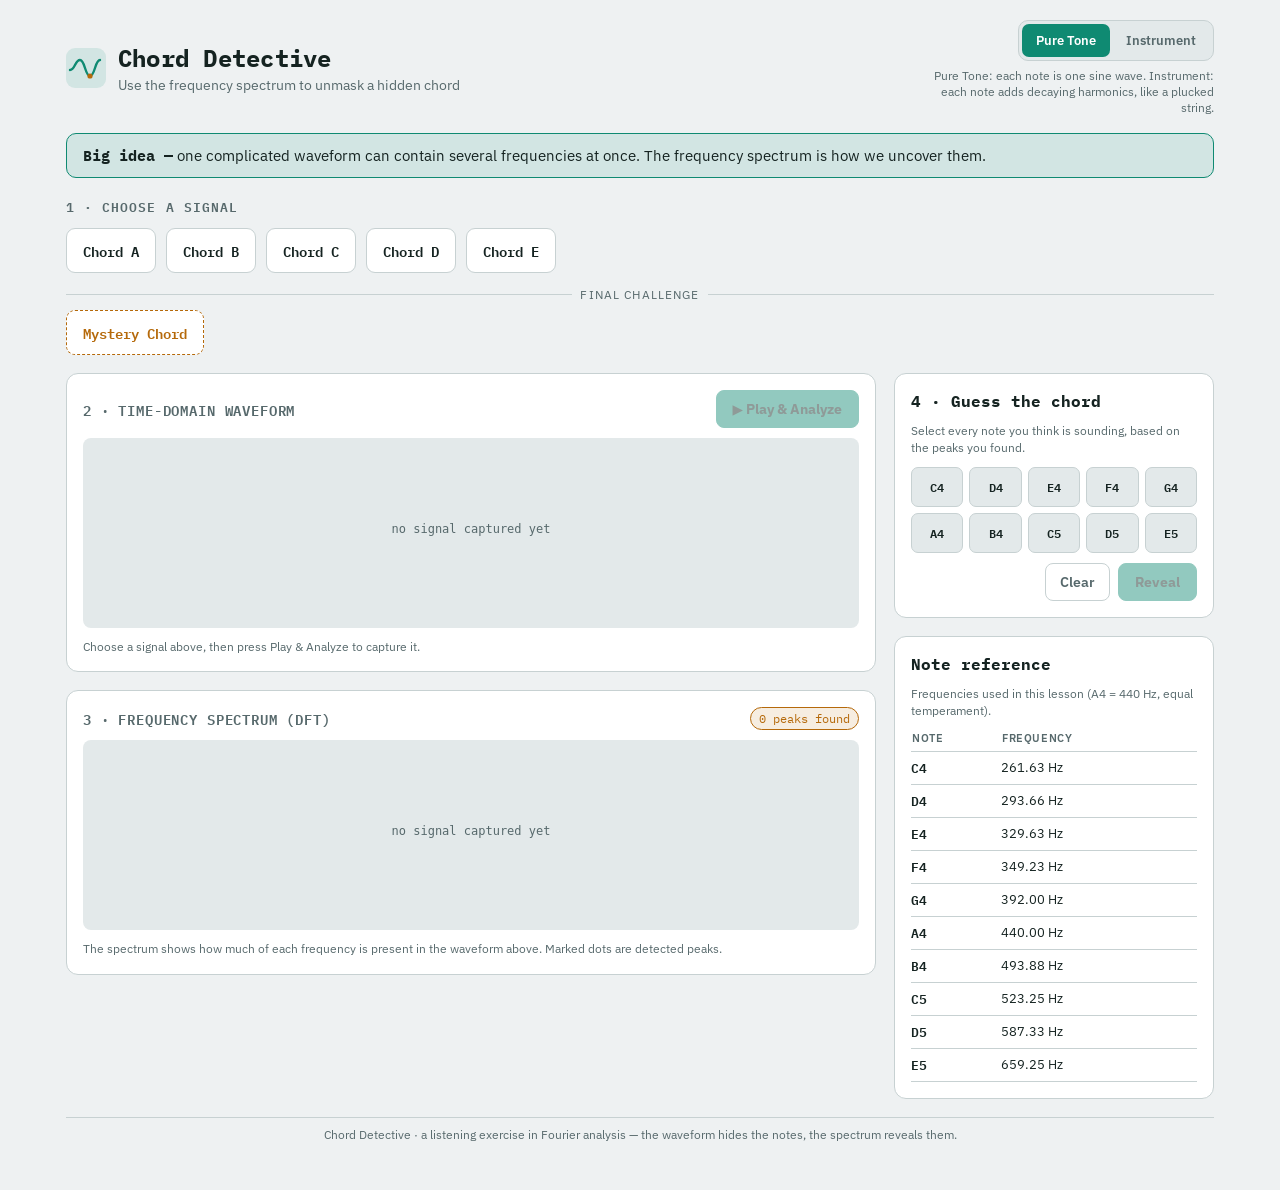
<file: Chord Detective.html>
<!doctype html><html><head><meta charset=utf8><meta name=viewport content="width=device-width,initial-scale=1,viewport-fit=cover"><style>:root{color-scheme:light;box-sizing:border-box;padding-top:env(safe-area-inset-top,0px);padding-bottom:env(safe-area-inset-bottom,0px)}html{scroll-padding-top:env(safe-area-inset-top,0px)}body{margin:0;padding:0;font:14px -apple-system,BlinkMacSystemFont,sans-serif;background:#faf9f5;color:#141413}img{max-width:100%}[hidden]:not([hidden=until-found i]){display:none!important}</style></head><body>
<title>Chord Detective</title>
<link rel="preconnect" href="https://fonts.googleapis.com">
<link rel="stylesheet" href="https://fonts.googleapis.com/css2?family=IBM+Plex+Mono:wght@400;500;600;700&family=IBM+Plex+Sans:wght@400;500;600;700&display=swap">
<style>
  :root{
    --bg:#eef1f2;
    --surface:#ffffff;
    --surface-2:#e3e9ea;
    --border:#c7d1d2;
    --text:#152321;
    --text-muted:#57696c;
    --signal:#0f8a72;
    --signal-soft:rgba(15,138,114,.12);
    --peak:#b5690a;
    --peak-soft:rgba(181,105,10,.12);
    --correct:#1f8a4c;
    --correct-soft:rgba(31,138,76,.14);
    --danger:#c0392b;
    --danger-soft:rgba(192,57,43,.12);
    color-scheme:light;
  }
  @media (prefers-color-scheme: dark){
    :root:not([data-theme="light"]){
      --bg:#0b0f12;
      --surface:#121820;
      --surface-2:#1a232c;
      --border:#2a3641;
      --text:#e7edee;
      --text-muted:#94a5aa;
      --signal:#4fd8bd;
      --signal-soft:rgba(79,216,189,.14);
      --peak:#ffb454;
      --peak-soft:rgba(255,180,84,.14);
      --correct:#4fd88a;
      --correct-soft:rgba(79,216,138,.16);
      --danger:#ff7a72;
      --danger-soft:rgba(255,122,114,.14);
      color-scheme:dark;
    }
  }
  :root[data-theme="dark"]{
    --bg:#0b0f12;
    --surface:#121820;
    --surface-2:#1a232c;
    --border:#2a3641;
    --text:#e7edee;
    --text-muted:#94a5aa;
    --signal:#4fd8bd;
    --signal-soft:rgba(79,216,189,.14);
    --peak:#ffb454;
    --peak-soft:rgba(255,180,84,.14);
    --correct:#4fd88a;
    --correct-soft:rgba(79,216,138,.16);
    --danger:#ff7a72;
    --danger-soft:rgba(255,122,114,.14);
    color-scheme:dark;
  }
  *{box-sizing:border-box;}
  body{
    margin:0;
    background:var(--bg);
    color:var(--text);
    font-family:"IBM Plex Sans",system-ui,sans-serif;
    -webkit-font-smoothing:antialiased;
  }
  h1,h2,h3{font-family:"IBM Plex Mono",ui-monospace,monospace; margin:0; text-wrap:balance;}
  p{margin:0;}
  button{font-family:inherit; cursor:pointer;}
  .app{
    max-width:1180px;
    margin:0 auto;
    padding:20px 16px 48px;
    display:flex;
    flex-direction:column;
    gap:18px;
  }

  /* ---------- header ---------- */
  .topbar{
    display:flex;
    align-items:center;
    justify-content:space-between;
    gap:16px;
    flex-wrap:wrap;
  }
  .brand{display:flex; align-items:center; gap:12px;}
  .brand svg{flex:none;}
  .brand h1{font-size:1.5rem; font-weight:700; letter-spacing:.01em;}
  .brand .tagline{color:var(--text-muted); font-size:.85rem; margin-top:2px;}

  .mode-toggle{
    display:flex;
    background:var(--surface-2);
    border:1px solid var(--border);
    border-radius:10px;
    padding:3px;
    gap:2px;
  }
  .mode-btn{
    border:none;
    background:transparent;
    color:var(--text-muted);
    font-size:.82rem;
    font-weight:600;
    padding:8px 14px;
    border-radius:7px;
    transition:background .15s,color .15s;
  }
  .mode-btn.active{background:var(--signal); color:#08211c;}
  :root[data-theme="light"] .mode-btn.active,
  :root:not([data-theme="dark"]) .mode-btn.active{color:#ffffff;}
  @media (prefers-color-scheme: dark){
    :root:not([data-theme="light"]) .mode-btn.active{color:#08211c;}
  }
  :root[data-theme="dark"] .mode-btn.active{color:#08211c;}
  .mode-hint{color:var(--text-muted); font-size:.78rem; max-width:280px; text-align:right;}

  /* ---------- banner ---------- */
  .banner{
    background:var(--signal-soft);
    border:1px solid var(--signal);
    border-radius:10px;
    padding:12px 16px;
    font-size:.92rem;
  }
  .banner strong{font-family:"IBM Plex Mono",monospace;}

  /* ---------- chord picker ---------- */
  .chord-picker h2{font-size:.82rem; text-transform:uppercase; letter-spacing:.08em; color:var(--text-muted); font-weight:600; margin-bottom:10px;}
  .chip-row{display:flex; flex-wrap:wrap; gap:10px; align-items:center;}
  .chord-chip{
    border:1px solid var(--border);
    background:var(--surface);
    color:var(--text);
    padding:10px 16px;
    border-radius:9px;
    font-size:.9rem;
    font-weight:600;
    font-family:"IBM Plex Mono",monospace;
    transition:border-color .15s, background .15s;
  }
  .chord-chip:hover{border-color:var(--signal);}
  .chord-chip.active{background:var(--signal); border-color:var(--signal); color:#08211c;}
  .chip-divider{
    display:flex; align-items:center; gap:8px;
    color:var(--text-muted); font-size:.72rem; letter-spacing:.1em; text-transform:uppercase;
    width:100%; margin:4px 0 -2px;
  }
  .chip-divider::before,.chip-divider::after{content:""; flex:1; height:1px; background:var(--border);}
  .chord-chip.mystery{border-style:dashed; border-color:var(--peak); color:var(--peak);}
  .chord-chip.mystery.active{background:var(--peak); border-style:solid; color:#2b1900;}

  /* ---------- workspace ---------- */
  .workspace{display:grid; grid-template-columns:1fr 320px; gap:18px; align-items:start;}
  @media (max-width:820px){ .workspace{grid-template-columns:1fr;} }

  .scope-column, .side-column{display:flex; flex-direction:column; gap:18px; min-width:0;}

  .panel{
    background:var(--surface);
    border:1px solid var(--border);
    border-radius:12px;
    padding:16px;
    display:flex;
    flex-direction:column;
    gap:10px;
  }
  .panel-head{display:flex; align-items:center; justify-content:space-between; gap:10px; flex-wrap:wrap;}
  .panel-head h3{font-size:.88rem; text-transform:uppercase; letter-spacing:.06em; color:var(--text-muted); font-weight:600;}

  .primary-btn{
    background:var(--signal);
    border:1px solid var(--signal);
    color:#08211c;
    font-weight:700;
    font-size:.85rem;
    padding:9px 16px;
    border-radius:8px;
    transition:filter .15s, opacity .15s;
  }
  .primary-btn:hover:not(:disabled){filter:brightness(1.08);}
  .primary-btn:disabled{opacity:.45; cursor:not-allowed;}
  .ghost-btn{
    background:transparent;
    border:1px solid var(--border);
    color:var(--text-muted);
    font-size:.85rem;
    font-weight:600;
    padding:9px 14px;
    border-radius:8px;
  }
  .ghost-btn:hover{border-color:var(--text-muted); color:var(--text);}

  .scope-canvas{width:100%; height:190px; display:block; border-radius:8px; background:var(--surface-2);}
  .hint{color:var(--text-muted); font-size:.78rem; line-height:1.4;}
  .callout{
    background:var(--peak-soft);
    border:1px solid var(--peak);
    border-radius:8px;
    padding:10px 12px;
    font-size:.82rem;
    line-height:1.5;
  }
  .badge{
    font-family:"IBM Plex Mono",monospace;
    font-size:.72rem;
    color:var(--peak);
    background:var(--peak-soft);
    border:1px solid var(--peak);
    padding:3px 8px;
    border-radius:999px;
    white-space:nowrap;
  }

  /* ---------- note grid ---------- */
  .note-grid{display:grid; grid-template-columns:repeat(5,1fr); gap:6px;}
  @media (max-width:400px){ .note-grid{grid-template-columns:repeat(4,1fr);} }
  .note-btn{
    border:1px solid var(--border);
    background:var(--surface-2);
    color:var(--text);
    font-family:"IBM Plex Mono",monospace;
    font-size:.78rem;
    font-weight:600;
    padding:9px 4px;
    border-radius:7px;
    text-align:center;
    transition:background .15s,border-color .15s,color .15s;
  }
  .note-btn:hover:not(:disabled){border-color:var(--signal);}
  .note-btn.selected{background:var(--signal-soft); border-color:var(--signal); color:var(--signal);}
  .note-btn.correct{background:var(--correct-soft); border-color:var(--correct); color:var(--correct);}
  .note-btn.missed{border-color:var(--danger); border-style:dashed; color:var(--danger);}
  .note-btn.extra{background:var(--danger-soft); border-color:var(--danger); color:var(--danger);}
  .note-btn:disabled{cursor:default;}

  .button-row{display:flex; gap:8px; justify-content:flex-end;}

  .result-panel{border-color:var(--signal);}
  .result-title{font-family:"IBM Plex Mono",monospace; font-size:1rem; font-weight:700; color:var(--signal);}
  .result-score{font-size:.85rem; color:var(--text-muted);}
  .result-grid{display:grid; grid-template-columns:1fr 1fr; gap:6px 14px; font-size:.82rem; margin-top:4px;}
  .result-grid div:nth-child(odd){color:var(--text-muted); font-family:"IBM Plex Mono",monospace;}
  .result-grid div:nth-child(even){font-weight:600; font-variant-numeric:tabular-nums;}

  .peak-table{width:100%; border-collapse:collapse; font-size:.78rem; margin-top:4px;}
  .peak-table th{text-align:left; color:var(--text-muted); font-weight:600; font-size:.7rem; text-transform:uppercase; letter-spacing:.05em; padding-bottom:4px; border-bottom:1px solid var(--border);}
  .peak-table td{padding:4px 0; border-bottom:1px solid var(--border); font-variant-numeric:tabular-nums;}
  .peak-table td:first-child{font-family:"IBM Plex Mono",monospace;}

  .freq-table{width:100%; border-collapse:collapse; font-size:.8rem;}
  .freq-table th{text-align:left; color:var(--text-muted); font-weight:600; font-size:.68rem; text-transform:uppercase; letter-spacing:.05em; padding-bottom:6px; border-bottom:1px solid var(--border);}
  .freq-table td{padding:5px 0; border-bottom:1px solid var(--border); font-variant-numeric:tabular-nums;}
  .freq-table td:first-child{font-family:"IBM Plex Mono",monospace; font-weight:600;}
  .freq-table tr.highlight td{color:var(--signal);}

  footer.takeaway{
    text-align:center;
    color:var(--text-muted);
    font-size:.78rem;
    padding-top:8px;
    border-top:1px solid var(--border);
  }

  @media (prefers-reduced-motion:reduce){
    *{transition-duration:.001ms !important;}
  }
</style>

<div class="app">
  <header class="topbar">
    <div class="brand">
      <svg width="40" height="40" viewBox="0 0 40 40" aria-hidden="true">
        <rect width="40" height="40" rx="9" fill="var(--signal-soft)"/>
        <path d="M4 22 C 9 22, 9 12, 14 12 S 19 28, 24 28 S 29 12, 34 12" stroke="var(--signal)" stroke-width="2.4" fill="none" stroke-linecap="round"/>
        <circle cx="24" cy="28" r="2.6" fill="var(--peak)"/>
      </svg>
      <div>
        <h1>Chord Detective</h1>
        <p class="tagline">Use the frequency spectrum to unmask a hidden chord</p>
      </div>
    </div>
    <div style="display:flex; flex-direction:column; align-items:flex-end; gap:6px;">
      <div class="mode-toggle" role="group" aria-label="Synthesis mode">
        <button data-mode="pure" class="mode-btn active" id="modePureBtn">Pure Tone</button>
        <button data-mode="instrument" class="mode-btn" id="modeInstrumentBtn">Instrument</button>
      </div>
      <p class="mode-hint">Pure Tone: each note is one sine wave. Instrument: each note adds decaying harmonics, like a plucked string.</p>
    </div>
  </header>

  <section class="banner">
    <p><strong>Big idea —</strong> one complicated waveform can contain several frequencies at once. The frequency spectrum is how we uncover them.</p>
  </section>

  <section class="chord-picker">
    <h2>1 · Choose a signal</h2>
    <div class="chip-row" id="chordChips"></div>
  </section>

  <main class="workspace">
    <div class="scope-column">
      <div class="panel">
        <div class="panel-head">
          <h3>2 · Time-domain waveform</h3>
          <button id="playBtn" class="primary-btn" disabled>▶ Play &amp; Analyze</button>
        </div>
        <canvas id="waveCanvas" class="scope-canvas"></canvas>
        <p class="hint" id="waveHint">Choose a signal above, then press Play &amp; Analyze to capture it.</p>
      </div>

      <div class="panel">
        <div class="panel-head">
          <h3>3 · Frequency spectrum (DFT)</h3>
          <span class="badge" id="peakBadge">0 peaks found</span>
        </div>
        <canvas id="specCanvas" class="scope-canvas"></canvas>
        <p class="hint" id="specHint">The spectrum shows how much of each frequency is present in the waveform above. Marked dots are detected peaks.</p>
        <p class="callout" id="harmonicNote" hidden>Notice: in Instrument mode, one note doesn't make one clean spike. It produces a <strong>fundamental</strong> frequency plus quieter <strong>harmonics</strong> — whole-number multiples of that fundamental — so a single note now shows up as a small cluster of peaks.</p>
      </div>
    </div>

    <aside class="side-column">
      <div class="panel">
        <h3>4 · Guess the chord</h3>
        <p class="hint">Select every note you think is sounding, based on the peaks you found.</p>
        <div class="note-grid" id="noteGrid"></div>
        <div class="button-row">
          <button id="clearGuess" class="ghost-btn">Clear</button>
          <button id="revealBtn" class="primary-btn" disabled>Reveal</button>
        </div>
      </div>

      <div class="panel result-panel" id="resultPanel" hidden>
        <div class="result-title" id="resultTitle"></div>
        <p class="result-score" id="resultScore"></p>
        <div class="result-grid" id="resultFreqs"></div>
        <h3 style="margin-top:8px;">Detected peaks</h3>
        <table class="peak-table" id="peakTable"></table>
      </div>

      <div class="panel">
        <h3>Note reference</h3>
        <p class="hint">Frequencies used in this lesson (A4 = 440 Hz, equal temperament).</p>
        <table class="freq-table" id="freqTable">
          <thead><tr><th>Note</th><th>Frequency</th></tr></thead>
          <tbody id="freqTableBody"></tbody>
        </table>
      </div>
    </aside>
  </main>

  <footer class="takeaway">
    Chord Detective · a listening exercise in Fourier analysis — the waveform hides the notes, the spectrum reveals them.
  </footer>
</div>

<script>
(function(){
  "use strict";

  // ---------- data ----------
  var NOTE_FREQS = {
    'C4':261.63,'D4':293.66,'E4':329.63,'F4':349.23,'G4':392.00,
    'A4':440.00,'B4':493.88,'C5':523.25,'D5':587.33,'E5':659.25
  };
  var NOTE_ORDER = ['C4','D4','E4','F4','G4','A4','B4','C5','D5','E5'];
  var NAMES = ['C','C♯','D','D♯','E','F','F♯','G','G♯','A','A♯','B'];

  var CHORDS = [
    {id:'A', label:'Chord A', name:'C Major',  notes:['C4','E4','G4']},
    {id:'B', label:'Chord B', name:'G Major',  notes:['G4','B4','D5']},
    {id:'C', label:'Chord C', name:'F Major',  notes:['F4','A4','C5']},
    {id:'D', label:'Chord D', name:'A Minor',  notes:['A4','C5','E5']},
    {id:'E', label:'Chord E', name:'D Minor',  notes:['D4','F4','A4']}
  ];
  var MYSTERY = {id:'M', label:'Mystery Chord', name:'E Minor', notes:['E4','G4','B4'], mystery:true};

  var WAVE_SR = 20000, WAVE_DURATION = 0.025;
  var SPEC_SR = 6000, SPEC_N = 1024;
  var HARMONICS = 5;

  // ---------- state ----------
  var state = {
    mode:'pure',
    chord:null,
    analyzed:false,
    peaks:[],
    guess:new Set(),
    revealed:false,
    lastFreqs:null
  };
  var audioCtx = null;

  // ---------- math ----------
  function computeSample(t, freqs, mode){
    var sum = 0, i, h;
    if (mode === 'pure'){
      for (i=0;i<freqs.length;i++) sum += Math.sin(2*Math.PI*freqs[i]*t);
      sum /= freqs.length;
    } else {
      for (i=0;i<freqs.length;i++){
        for (h=1; h<=HARMONICS; h++){
          var amp = Math.pow(h,-1.3) * Math.exp(-0.8*h*t);
          sum += amp * Math.sin(2*Math.PI*freqs[i]*h*t);
        }
      }
      sum /= freqs.length;
    }
    return sum;
  }

  function dft(samples){
    var N = samples.length, half = N>>1;
    var mag = new Float64Array(half);
    for (var k=0;k<half;k++){
      var sr=0, si=0, base = -2*Math.PI*k/N;
      for (var n=0;n<N;n++){
        var angle = base*n;
        sr += samples[n]*Math.cos(angle);
        si += samples[n]*Math.sin(angle);
      }
      mag[k] = 2*Math.sqrt(sr*sr+si*si)/N;
    }
    return mag;
  }

  function freqToNote(f){
    var midi = 69 + 12*Math.log2(f/440);
    var rounded = Math.round(midi);
    var name = NAMES[((rounded%12)+12)%12];
    var octave = Math.floor(rounded/12) - 1;
    var exact = 440*Math.pow(2,(rounded-69)/12);
    var cents = Math.round(1200*Math.log2(f/exact));
    return {label:name+octave, cents:cents};
  }

  function findPeaks(mag, sr, N){
    var df = sr/N;
    var maxMag = 0;
    for (var i=0;i<mag.length;i++) if (mag[i]>maxMag) maxMag = mag[i];
    var threshold = maxMag*0.15;
    var raw = [];
    for (var k=2;k<mag.length-1;k++){
      if (mag[k]>threshold && mag[k]>=mag[k-1] && mag[k]>=mag[k+1]){
        raw.push({k:k, freq:k*df, mag:mag[k]});
      }
    }
    var merged = [];
    for (i=0;i<raw.length;i++){
      var p = raw[i];
      var last = merged[merged.length-1];
      if (last && p.k-last.k<=3){
        if (p.mag>last.mag) merged[merged.length-1]=p;
      } else merged.push(p);
    }
    return merged.map(function(p){
      var n = freqToNote(p.freq);
      return {freq:p.freq, mag:p.mag, note:n.label, cents:n.cents};
    });
  }

  // ---------- audio ----------
  function ensureAudioCtx(){
    try{
      if (!audioCtx) audioCtx = new (window.AudioContext||window.webkitAudioContext)();
      if (audioCtx.state === 'suspended') audioCtx.resume();
      return audioCtx;
    } catch(e){ return null; }
  }

  function playChordAudio(freqs, mode){
    var ctx = ensureAudioCtx();
    if (!ctx) return;
    var duration = 1.6, sr = ctx.sampleRate;
    var length = Math.floor(sr*duration);
    var buffer = ctx.createBuffer(1, length, sr);
    var data = buffer.getChannelData(0);
    var attack = 0.02, release = 0.35;
    var peak = 0, i, t, env;
    for (i=0;i<length;i++){
      t = i/sr;
      env = 1;
      if (t<attack) env = t/attack;
      else if (t>duration-release) env = Math.max(0,(duration-t)/release);
      var v = computeSample(t, freqs, mode)*env;
      data[i] = v;
      if (Math.abs(v)>peak) peak = Math.abs(v);
    }
    var scale = peak>0 ? 0.82/peak : 1;
    for (i=0;i<length;i++) data[i] *= scale;
    var src = ctx.createBufferSource();
    src.buffer = buffer;
    src.connect(ctx.destination);
    src.start();
  }

  // ---------- canvas helpers ----------
  function cssVar(name){
    return getComputedStyle(document.documentElement).getPropertyValue(name).trim();
  }
  function setupCanvas(canvas){
    var dpr = window.devicePixelRatio || 1;
    var rect = canvas.getBoundingClientRect();
    var w = Math.max(rect.width, 260);
    var h = rect.height || 190;
    canvas.width = Math.round(w*dpr);
    canvas.height = Math.round(h*dpr);
    var ctx = canvas.getContext('2d');
    ctx.setTransform(dpr,0,0,dpr,0,0);
    ctx.clearRect(0,0,w,h);
    return {ctx:ctx, w:w, h:h};
  }
  function emptyScope(canvas, msg){
    var s = setupCanvas(canvas);
    s.ctx.fillStyle = cssVar('--text-muted');
    s.ctx.font = '12px "IBM Plex Mono", monospace';
    s.ctx.textAlign = 'center';
    s.ctx.fillText(msg, s.w/2, s.h/2);
  }

  function drawWaveform(freqs, mode){
    var canvas = document.getElementById('waveCanvas');
    var s = setupCanvas(canvas), ctx = s.ctx, w = s.w, h = s.h;
    var N = Math.floor(WAVE_DURATION*WAVE_SR);
    var samples = new Float32Array(N);
    var maxAbs = 0.0001;
    for (var i=0;i<N;i++){
      samples[i] = computeSample(i/WAVE_SR, freqs, mode);
      if (Math.abs(samples[i])>maxAbs) maxAbs = Math.abs(samples[i]);
    }
    var midY = h/2, scale = (h*0.42)/maxAbs;
    var pad = 8;

    ctx.strokeStyle = cssVar('--border');
    ctx.lineWidth = 1;
    ctx.beginPath();
    ctx.moveTo(pad, midY); ctx.lineTo(w-pad, midY);
    ctx.stroke();

    ctx.beginPath();
    for (i=0;i<N;i++){
      var x = pad + (i/(N-1))*(w-2*pad);
      var y = midY - samples[i]*scale;
      if (i===0) ctx.moveTo(x,y); else ctx.lineTo(x,y);
    }
    ctx.strokeStyle = cssVar('--signal');
    ctx.lineWidth = 1.8;
    ctx.lineJoin = 'round';
    ctx.stroke();

    ctx.fillStyle = cssVar('--text-muted');
    ctx.font = '10px "IBM Plex Mono", monospace';
    ctx.textAlign = 'left';
    ctx.fillText('0 ms', pad, h-4);
    ctx.textAlign = 'right';
    ctx.fillText((WAVE_DURATION*1000).toFixed(0)+' ms', w-pad, h-4);
  }

  function drawSpectrum(mag, peaks, maxDisplayFreq){
    var canvas = document.getElementById('specCanvas');
    var s = setupCanvas(canvas), ctx = s.ctx, w = s.w, h = s.h;
    var padL = 8, padR = 8, padTop = 34, padBottom = 20;
    var plotH = h - padTop - padBottom;
    var df = SPEC_SR/SPEC_N;
    var maxMag = 0.0001;
    for (var i=0;i<mag.length;i++) if (mag[i]>maxMag) maxMag = mag[i];

    // baseline
    ctx.strokeStyle = cssVar('--border');
    ctx.lineWidth = 1;
    ctx.beginPath();
    ctx.moveTo(padL, h-padBottom); ctx.lineTo(w-padR, h-padBottom);
    ctx.stroke();

    // spectrum line/fill
    ctx.beginPath();
    var first = true;
    for (i=0;i<mag.length;i++){
      var f = i*df;
      if (f>maxDisplayFreq) break;
      var x = padL + (f/maxDisplayFreq)*(w-padL-padR);
      var y = (h-padBottom) - (mag[i]/maxMag)*plotH;
      if (first){ ctx.moveTo(x, h-padBottom); ctx.lineTo(x,y); first=false; }
      else ctx.lineTo(x,y);
    }
    ctx.lineTo(padL + Math.min(maxDisplayFreq,mag.length*df)/maxDisplayFreq*(w-padL-padR), h-padBottom);
    ctx.closePath();
    ctx.fillStyle = cssVar('--signal-soft');
    ctx.fill();
    ctx.strokeStyle = cssVar('--signal');
    ctx.lineWidth = 1.5;
    ctx.stroke();

    // x-axis ticks
    ctx.fillStyle = cssVar('--text-muted');
    ctx.font = '10px "IBM Plex Mono", monospace';
    ctx.textAlign = 'center';
    var step = maxDisplayFreq>1800 ? 500 : (maxDisplayFreq>800 ? 200 : 100);
    for (var fTick=0; fTick<=maxDisplayFreq; fTick+=step){
      var xt = padL + (fTick/maxDisplayFreq)*(w-padL-padR);
      ctx.fillText(fTick.toString(), xt, h-4);
    }

    // peaks
    var sorted = peaks.slice().sort(function(a,b){return a.freq-b.freq;});
    var lastX = -999, bump = 0;
    for (i=0;i<sorted.length;i++){
      var p = sorted[i];
      if (p.freq>maxDisplayFreq) continue;
      var px = padL + (p.freq/maxDisplayFreq)*(w-padL-padR);
      var py = (h-padBottom) - (p.mag/maxMag)*plotH;
      bump = (px-lastX < 46) ? (bump+1)%2 : 0;
      lastX = px;
      var labelY = Math.max(padTop-4, py-8) - bump*13;

      ctx.strokeStyle = cssVar('--peak');
      ctx.setLineDash([2,2]);
      ctx.lineWidth = 1;
      ctx.beginPath();
      ctx.moveTo(px, h-padBottom); ctx.lineTo(px, py);
      ctx.stroke();
      ctx.setLineDash([]);

      ctx.fillStyle = cssVar('--peak');
      ctx.beginPath();
      ctx.arc(px, py, 3, 0, Math.PI*2);
      ctx.fill();

      ctx.font = '9.5px "IBM Plex Mono", monospace';
      ctx.fillText(p.freq.toFixed(0)+'Hz', px, labelY);
    }
  }

  // ---------- UI wiring ----------
  var chordChipsEl = document.getElementById('chordChips');
  var noteGridEl = document.getElementById('noteGrid');
  var freqTableBody = document.getElementById('freqTableBody');
  var playBtn = document.getElementById('playBtn');
  var revealBtn = document.getElementById('revealBtn');
  var clearGuessBtn = document.getElementById('clearGuess');
  var waveHint = document.getElementById('waveHint');
  var specHint = document.getElementById('specHint');
  var harmonicNote = document.getElementById('harmonicNote');
  var peakBadge = document.getElementById('peakBadge');
  var resultPanel = document.getElementById('resultPanel');
  var resultTitle = document.getElementById('resultTitle');
  var resultScore = document.getElementById('resultScore');
  var resultFreqs = document.getElementById('resultFreqs');
  var peakTable = document.getElementById('peakTable');

  function buildChordChips(){
    CHORDS.forEach(function(c){
      var btn = document.createElement('button');
      btn.className = 'chord-chip';
      btn.textContent = c.label;
      btn.addEventListener('click', function(){ selectChord(c); });
      chordChipsEl.appendChild(btn);
      c._el = btn;
    });
    var divider = document.createElement('div');
    divider.className = 'chip-divider';
    divider.textContent = 'Final Challenge';
    chordChipsEl.appendChild(divider);
    var mbtn = document.createElement('button');
    mbtn.className = 'chord-chip mystery';
    mbtn.textContent = MYSTERY.label;
    mbtn.addEventListener('click', function(){ selectChord(MYSTERY); });
    chordChipsEl.appendChild(mbtn);
    MYSTERY._el = mbtn;
  }

  function buildNoteGrid(){
    NOTE_ORDER.forEach(function(note){
      var btn = document.createElement('button');
      btn.className = 'note-btn';
      btn.textContent = note;
      btn.dataset.note = note;
      btn.addEventListener('click', function(){
        if (btn.disabled) return;
        if (state.guess.has(note)){ state.guess.delete(note); btn.classList.remove('selected'); }
        else { state.guess.add(note); btn.classList.add('selected'); }
      });
      noteGridEl.appendChild(btn);
    });
  }

  function buildFreqTable(){
    NOTE_ORDER.forEach(function(note){
      var tr = document.createElement('tr');
      tr.dataset.note = note;
      var td1 = document.createElement('td'); td1.textContent = note;
      var td2 = document.createElement('td'); td2.textContent = NOTE_FREQS[note].toFixed(2)+' Hz';
      tr.appendChild(td1); tr.appendChild(td2);
      freqTableBody.appendChild(tr);
    });
  }

  function highlightFreqTable(notes){
    var set = new Set(notes||[]);
    Array.prototype.forEach.call(freqTableBody.children, function(tr){
      tr.classList.toggle('highlight', set.has(tr.dataset.note));
    });
  }

  function resetGuessUI(){
    state.guess = new Set();
    state.revealed = false;
    Array.prototype.forEach.call(noteGridEl.children, function(b){
      b.classList.remove('selected','correct','missed','extra');
      b.disabled = false;
    });
    resultPanel.hidden = true;
  }

  function selectChord(chord){
    state.chord = chord;
    state.analyzed = false;
    state.peaks = [];
    state.lastFreqs = null;
    CHORDS.concat([MYSTERY]).forEach(function(c){ c._el.classList.toggle('active', c===chord); });
    resetGuessUI();
    highlightFreqTable(null);
    playBtn.disabled = false;
    revealBtn.disabled = true;
    peakBadge.textContent = '0 peaks found';
    harmonicNote.hidden = true;
    waveHint.textContent = 'Press Play & Analyze to capture the waveform of ' + chord.label + '.';
    specHint.textContent = 'The spectrum shows how much of each frequency is present in the waveform above. Marked dots are detected peaks.';
    emptyScope(document.getElementById('waveCanvas'), 'no signal captured yet');
    emptyScope(document.getElementById('specCanvas'), 'no signal captured yet');
  }

  function playAndAnalyze(){
    if (!state.chord) return;
    var freqs = state.chord.notes.map(function(n){ return NOTE_FREQS[n]; });
    state.lastFreqs = freqs;
    try { playChordAudio(freqs, state.mode); } catch(e){}

    drawWaveform(freqs, state.mode);

    var N = SPEC_N, samples = new Float32Array(N);
    for (var i=0;i<N;i++) samples[i] = computeSample(i/SPEC_SR, freqs, state.mode);
    var mag = dft(samples);
    var peaks = findPeaks(mag, SPEC_SR, N);
    state.peaks = peaks;

    var maxNoteFreq = Math.max.apply(null, freqs);
    var maxDisplay = state.mode === 'pure'
      ? Math.min(1200, maxNoteFreq*1.5)
      : Math.min(3000, maxNoteFreq*5.5);
    drawSpectrum(mag, peaks, maxDisplay);

    peakBadge.textContent = peaks.length + (peaks.length===1 ? ' peak found' : ' peaks found');
    harmonicNote.hidden = (state.mode !== 'instrument');
    waveHint.textContent = 'Showing the first ' + (WAVE_DURATION*1000).toFixed(0) + ' ms of the captured signal (analysis window: ' + (SPEC_N/SPEC_SR*1000).toFixed(0) + ' ms).';
    specHint.textContent = 'Frequency resolution: ' + (SPEC_SR/SPEC_N).toFixed(1) + ' Hz per bin. Dots mark detected peaks above 15% of the tallest peak.';

    state.analyzed = true;
    revealBtn.disabled = false;
  }

  function reveal(){
    state.revealed = true;
    resultPanel.hidden = false;
    highlightFreqTable(null);

    var actual = state.chord.notes;
    var actualSet = new Set(actual);
    var correct = actual.filter(function(n){ return state.guess.has(n); });
    var missed = actual.filter(function(n){ return !state.guess.has(n); });
    var extra = Array.from(state.guess).filter(function(n){ return !actualSet.has(n); });

    Array.prototype.forEach.call(noteGridEl.children, function(b){
      var n = b.dataset.note;
      b.disabled = true;
      if (actualSet.has(n) && state.guess.has(n)) b.classList.add('correct');
      else if (actualSet.has(n) && !state.guess.has(n)) b.classList.add('missed');
      else if (!actualSet.has(n) && state.guess.has(n)) b.classList.add('extra');
    });

    resultTitle.textContent = (state.chord.mystery ? 'Mystery solved: ' : 'Actual chord: ') + state.chord.name;
    resultScore.textContent = correct.length + ' of ' + actual.length + ' notes correct' +
      (missed.length ? ', ' + missed.length + ' missed' : '') +
      (extra.length ? ', ' + extra.length + ' extra selected' : '');

    resultFreqs.innerHTML = '';
    actual.forEach(function(n){
      var d1 = document.createElement('div'); d1.textContent = n;
      var d2 = document.createElement('div'); d2.textContent = NOTE_FREQS[n].toFixed(2)+' Hz';
      resultFreqs.appendChild(d1); resultFreqs.appendChild(d2);
    });

    peakTable.innerHTML = '<thead><tr><th>Frequency</th><th>Nearest note</th><th>Deviation</th></tr></thead>';
    var tbody = document.createElement('tbody');
    state.peaks.slice().sort(function(a,b){return a.freq-b.freq;}).forEach(function(p){
      var tr = document.createElement('tr');
      var t1 = document.createElement('td'); t1.textContent = p.freq.toFixed(1)+' Hz';
      var t2 = document.createElement('td'); t2.textContent = p.note;
      var t3 = document.createElement('td'); t3.textContent = (p.cents>=0?'+':'')+p.cents+'¢';
      tr.appendChild(t1); tr.appendChild(t2); tr.appendChild(t3);
      tbody.appendChild(tr);
    });
    peakTable.appendChild(tbody);

    highlightFreqTable(actual);
  }

  function setMode(mode){
    state.mode = mode;
    document.getElementById('modePureBtn').classList.toggle('active', mode==='pure');
    document.getElementById('modeInstrumentBtn').classList.toggle('active', mode==='instrument');
    if (state.chord){
      state.analyzed = false;
      revealBtn.disabled = true;
      harmonicNote.hidden = true;
      waveHint.textContent = 'Mode changed. Press Play & Analyze again to compare.';
      emptyScope(document.getElementById('waveCanvas'), 'no signal captured yet');
      emptyScope(document.getElementById('specCanvas'), 'no signal captured yet');
      peakBadge.textContent = '0 peaks found';
    }
  }

  function redrawOnResize(){
    if (!state.analyzed || !state.lastFreqs) return;
    drawWaveform(state.lastFreqs, state.mode);
    var N = SPEC_N, samples = new Float32Array(N);
    for (var i=0;i<N;i++) samples[i] = computeSample(i/SPEC_SR, state.lastFreqs, state.mode);
    var mag = dft(samples);
    var maxNoteFreq = Math.max.apply(null, state.lastFreqs);
    var maxDisplay = state.mode === 'pure'
      ? Math.min(1200, maxNoteFreq*1.5)
      : Math.min(3000, maxNoteFreq*5.5);
    drawSpectrum(mag, state.peaks, maxDisplay);
  }

  var resizeTimer = null;
  window.addEventListener('resize', function(){
    clearTimeout(resizeTimer);
    resizeTimer = setTimeout(redrawOnResize, 150);
  });

  buildChordChips();
  buildNoteGrid();
  buildFreqTable();
  emptyScope(document.getElementById('waveCanvas'), 'no signal captured yet');
  emptyScope(document.getElementById('specCanvas'), 'no signal captured yet');

  playBtn.addEventListener('click', playAndAnalyze);
  revealBtn.addEventListener('click', reveal);
  clearGuessBtn.addEventListener('click', resetGuessUI);
  document.getElementById('modePureBtn').addEventListener('click', function(){ setMode('pure'); });
  document.getElementById('modeInstrumentBtn').addEventListener('click', function(){ setMode('instrument'); });
})();
</script>

</body></html>
</file>
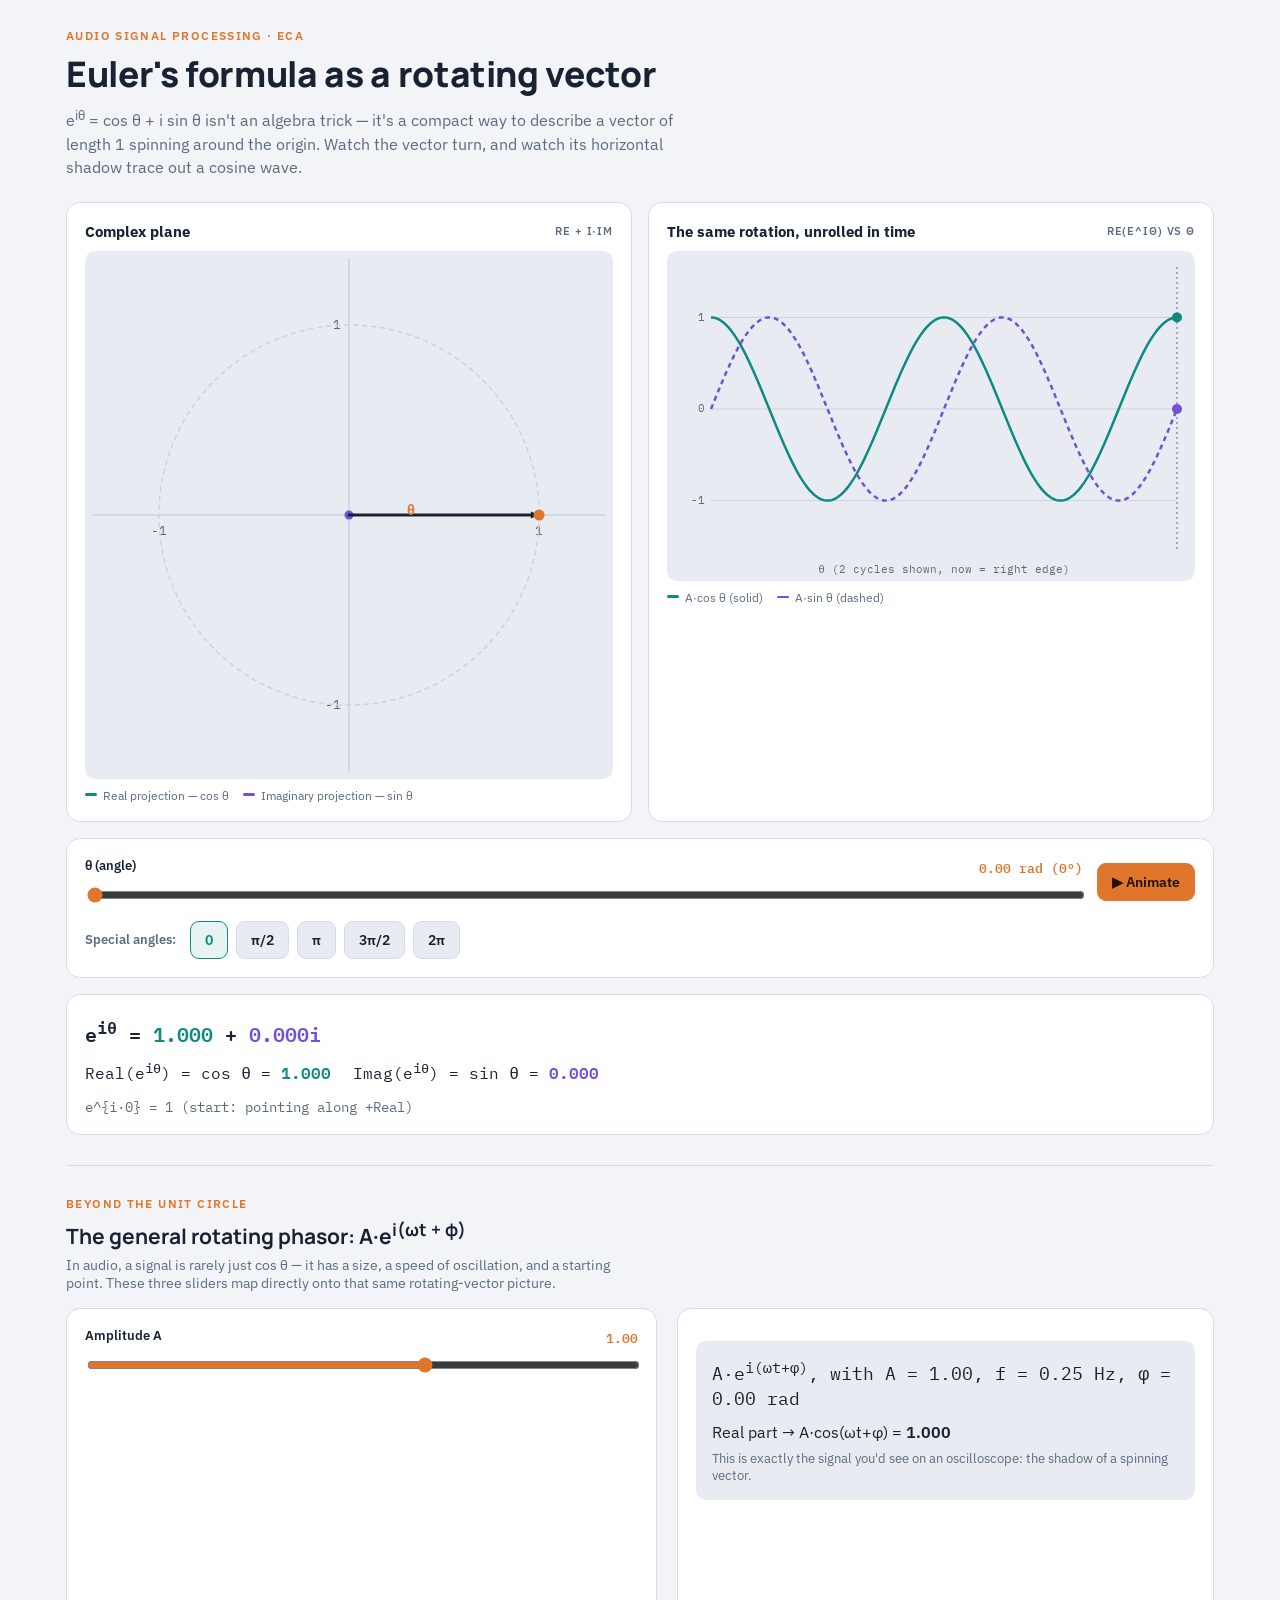
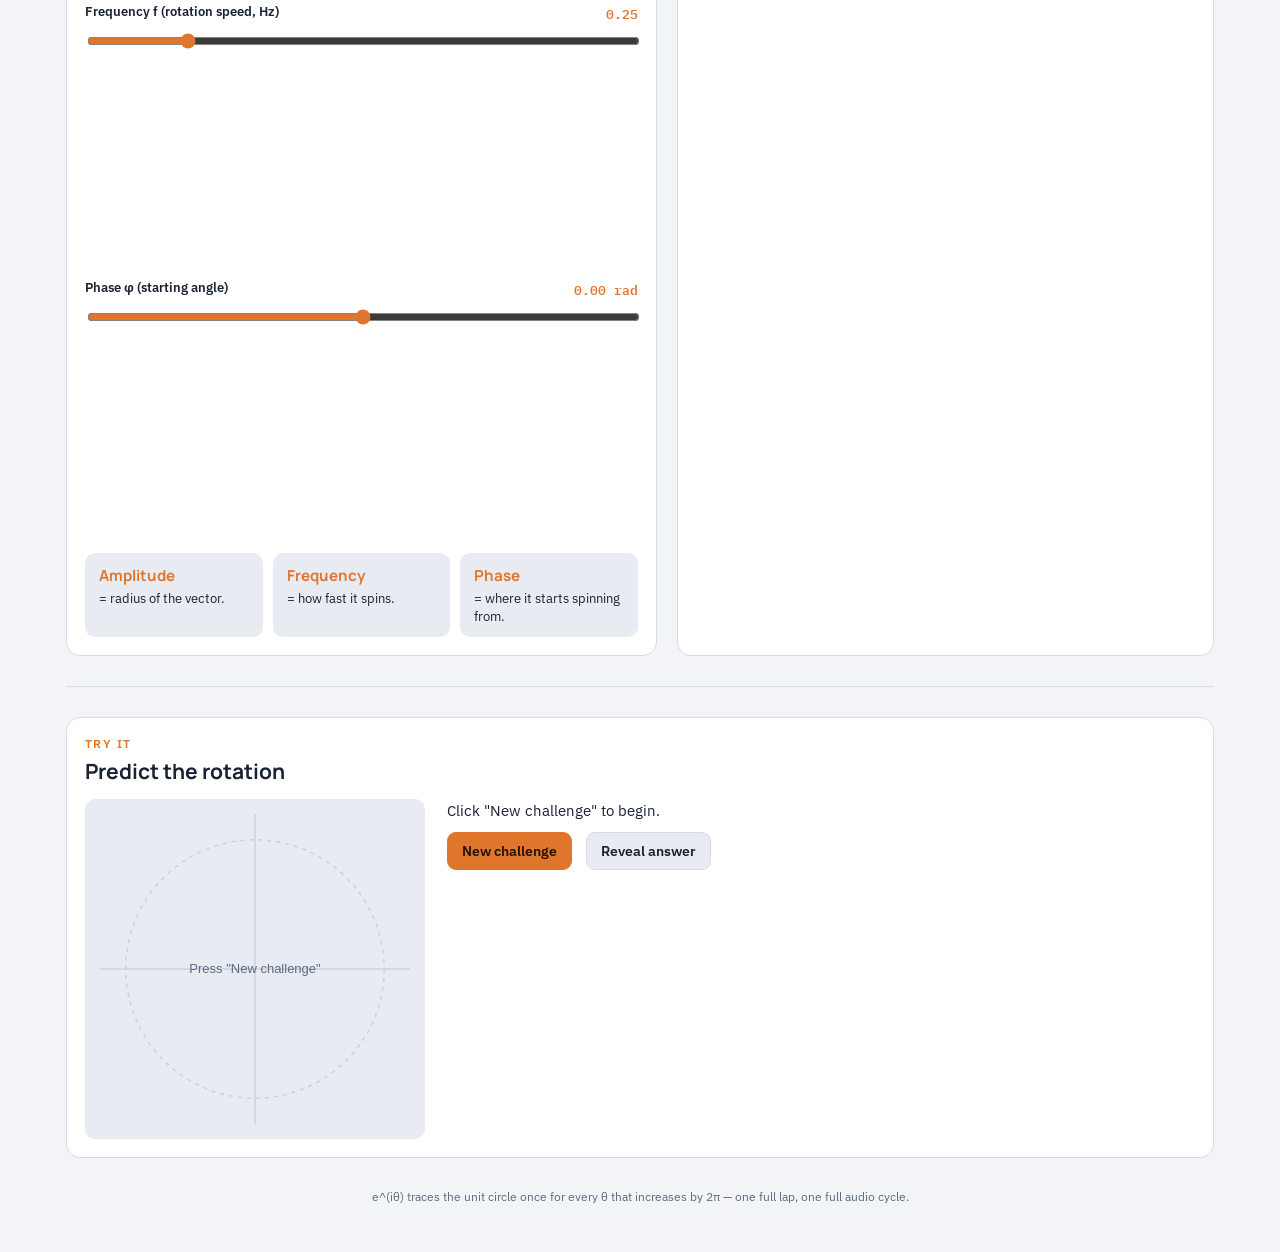
<file: Euler's Rotating Vector.html>
<!doctype html><html><head><meta charset=utf8><meta name=viewport content="width=device-width,initial-scale=1,viewport-fit=cover"><style>:root{color-scheme:light;box-sizing:border-box;padding-top:env(safe-area-inset-top,0px);padding-bottom:env(safe-area-inset-bottom,0px)}html{scroll-padding-top:env(safe-area-inset-top,0px)}body{margin:0;padding:0;font:14px -apple-system,BlinkMacSystemFont,sans-serif;background:#faf9f5;color:#141413}img{max-width:100%}[hidden]:not([hidden=until-found i]){display:none!important}</style></head><body>
<title>Euler's Rotating Vector</title>
<style>
  @import url('https://fonts.googleapis.com/css2?family=Manrope:wght@500;700;800&family=IBM+Plex+Sans:wght@400;500;600&family=IBM+Plex+Mono:wght@400;500;600&display=swap');

  :root{
    --bg:#f2f4f7;
    --surface:#ffffff;
    --surface-2:#e8ecf2;
    --ink:#182233;
    --muted:#5c6b81;
    --grid:#c9d2de;
    --line:#d5dce6;
    --real:#0f8a82;
    --real-soft:#0f8a821a;
    --imag:#7350d6;
    --imag-soft:#7350d61a;
    --accent:#e0762c;
    --good:#1a8a4a;
    --bad:#c2410c;
    color-scheme: light;
  }
  @media (prefers-color-scheme: dark){
    :root:not([data-theme="light"]){
      --bg:#0e131c;
      --surface:#161d2a;
      --surface-2:#1d2636;
      --ink:#e7ecf5;
      --muted:#93a1b8;
      --grid:#2b3548;
      --line:#28324450;
      --real:#4fd8ce;
      --real-soft:#4fd8ce1f;
      --imag:#b09bff;
      --imag-soft:#b09bff1f;
      --accent:#f0a35f;
      --good:#4ade80;
      --bad:#f2775c;
      color-scheme: dark;
    }
  }
  :root[data-theme="dark"]{
    --bg:#0e131c;
    --surface:#161d2a;
    --surface-2:#1d2636;
    --ink:#e7ecf5;
    --muted:#93a1b8;
    --grid:#2b3548;
    --line:#28324450;
    --real:#4fd8ce;
    --real-soft:#4fd8ce1f;
    --imag:#b09bff;
    --imag-soft:#b09bff1f;
    --accent:#f0a35f;
    --good:#4ade80;
    --bad:#f2775c;
    color-scheme: dark;
  }

  *{ box-sizing:border-box; }
  body{
    background: var(--bg);
    color: var(--ink);
    font-family:'IBM Plex Sans', system-ui, sans-serif;
    padding-inline: 16px;
    padding-block: 28px 48px;
    max-width: 1180px;
    margin-inline: auto;
  }
  h1,h2,h3{ font-family:'Manrope', system-ui, sans-serif; text-wrap: balance; margin: 0; }
  .mono{ font-family:'IBM Plex Mono', ui-monospace, monospace; font-variant-numeric: tabular-nums; }

  header.top{ margin-block-end: 22px; }
  header.top h1{ font-size: clamp(1.5rem, 1.1rem + 1.6vw, 2.2rem); font-weight:800; letter-spacing:-0.01em; }
  header.top p{ color: var(--muted); max-width: 62ch; margin-block-start:8px; font-size:0.98rem; line-height:1.5; }
  .eyebrow{ text-transform:uppercase; letter-spacing:0.12em; font-size:0.72rem; font-weight:600; color: var(--accent); margin-bottom:6px; }

  .card{
    background: var(--surface);
    border: 1px solid var(--line);
    border-radius: 14px;
    padding: 18px;
  }

  .grid-two{
    display:grid;
    grid-template-columns: 1fr 1fr;
    gap: 16px;
  }
  @media (max-width: 760px){
    .grid-two{ grid-template-columns: 1fr; }
  }

  .panel-title{ font-size:0.95rem; font-weight:700; margin-bottom:10px; display:flex; align-items:center; justify-content:space-between; gap:8px; }
  .panel-title .tag{ font-size:0.68rem; font-weight:600; color:var(--muted); text-transform:uppercase; letter-spacing:0.08em; }

  canvas{ width:100%; display:block; aspect-ratio: 1/1; border-radius:10px; background: var(--surface-2); }
  #waveCanvas{ aspect-ratio: 16/10; }
  #challengeCanvas{ aspect-ratio: 1/1; cursor: crosshair; max-width:340px; margin-inline:auto; }

  .legend{ display:flex; gap:14px; flex-wrap:wrap; font-size:0.78rem; color:var(--muted); margin-top:8px; }
  .legend span{ display:inline-flex; align-items:center; gap:6px; }
  .swatch{ width:12px; height:3px; border-radius:2px; display:inline-block; }

  .controls-bar{ margin-block:16px; }
  .row{ display:flex; flex-wrap:wrap; align-items:center; gap:14px; }
  .slider-block{ flex:1 1 260px; min-width:220px; }
  .slider-block label{ display:flex; justify-content:space-between; font-size:0.82rem; font-weight:600; margin-bottom:6px; }
  .slider-block label .val{ color: var(--accent); }
  input[type=range]{ width:100%; accent-color: var(--accent); }

  button{
    font-family:'IBM Plex Sans', sans-serif;
    font-weight:600;
    font-size:0.86rem;
    border-radius:9px;
    border:1px solid var(--line);
    background: var(--surface-2);
    color: var(--ink);
    padding:9px 14px;
    cursor:pointer;
  }
  button:hover{ border-color: var(--accent); }
  button:focus-visible{ outline:2px solid var(--accent); outline-offset:2px; }
  button.primary{ background: var(--accent); border-color: var(--accent); color:#231204; }
  button.angle-btn.active{ background: var(--real-soft); border-color: var(--real); color: var(--real); }

  .angle-btns{ display:flex; flex-wrap:wrap; gap:8px; }

  .eq-panel{ margin-block:16px; }
  .eq-row{ display:flex; flex-wrap:wrap; gap:22px; align-items:baseline; }
  .eq-main{ font-size:1.25rem; font-weight:600; }
  .eq-main .im{ color: var(--imag); }
  .eq-main .re{ color: var(--real); }
  .eq-sub{ display:flex; gap:22px; flex-wrap:wrap; font-size:1.02rem; }
  .eq-sub .re{ color: var(--real); font-weight:600; }
  .eq-sub .im{ color: var(--imag); font-weight:600; }

  .divider{ height:1px; background: var(--line); margin-block: 30px; border:0; }

  section.gen{ }
  .gen-grid{ display:grid; grid-template-columns: 1.1fr 1fr; gap:20px; }
  @media (max-width: 820px){ .gen-grid{ grid-template-columns:1fr; } }

  .explain-trio{ display:grid; grid-template-columns:repeat(3,1fr); gap:10px; margin-top:14px; }
  @media (max-width:640px){ .explain-trio{ grid-template-columns:1fr; } }
  .explain-card{ background: var(--surface-2); border-radius:10px; padding:12px 14px; font-size:0.84rem; }
  .explain-card b{ display:block; font-family:'Manrope'; font-size:0.95rem; margin-bottom:3px; }
  .explain-card .re-dot{ color:var(--real); }
  .explain-card .im-dot{ color:var(--imag); }
  .explain-card .ac-dot{ color:var(--accent); }

  .general-eq{ background: var(--surface-2); border-radius:10px; padding:16px; margin-top:14px; font-size:1.15rem; }
  .general-eq .small{ font-size:0.8rem; color:var(--muted); margin-top:8px; font-family:'IBM Plex Sans'; }

  .challenge-wrap{ display:grid; grid-template-columns: 340px 1fr; gap:22px; align-items:start; }
  @media (max-width:720px){ .challenge-wrap{ grid-template-columns:1fr; } }
  .challenge-text p{ margin:0 0 10px; line-height:1.55; font-size:0.95rem; }
  #feedback{ min-height: 1.4em; font-weight:600; margin-top:10px; }
  #feedback.good{ color: var(--good); }
  #feedback.bad{ color: var(--bad); }
  .guess-dot{ }

  footer.note{ margin-top:30px; font-size:0.78rem; color:var(--muted); text-align:center; }
</style>

<header class="top">
  <div class="eyebrow">Audio Signal Processing · ECA</div>
  <h1>Euler's formula as a rotating vector</h1>
  <p>e<sup>iθ</sup> = cos θ + i sin θ isn't an algebra trick — it's a compact way to describe a vector of length 1 spinning around the origin. Watch the vector turn, and watch its horizontal shadow trace out a cosine wave.</p>
</header>

<div class="grid-two">
  <div class="card">
    <div class="panel-title">Complex plane <span class="tag">Re + i·Im</span></div>
    <canvas id="planeCanvas" width="600" height="600" aria-label="Rotating vector on the complex plane"></canvas>
    <div class="legend">
      <span><span class="swatch" style="background:var(--real)"></span>Real projection — cos θ</span>
      <span><span class="swatch" style="background:var(--imag)"></span>Imaginary projection — sin θ</span>
    </div>
  </div>
  <div class="card">
    <div class="panel-title">The same rotation, unrolled in time <span class="tag">Re(e^iθ) vs θ</span></div>
    <canvas id="waveCanvas" width="900" height="560" aria-label="Cosine and sine waves traced by the rotating vector"></canvas>
    <div class="legend">
      <span><span class="swatch" style="background:var(--real)"></span>A·cos θ (solid)</span>
      <span><span class="swatch" style="background:var(--imag);border-top:2px dashed var(--imag);height:0"></span>A·sin θ (dashed)</span>
    </div>
  </div>
</div>

<div class="controls-bar card">
  <div class="row">
    <div class="slider-block">
      <label for="thetaSlider">θ (angle) <span class="val mono" id="thetaVal">0.00 rad (0°)</span></label>
      <input type="range" id="thetaSlider" min="0" max="6.28318530718" step="0.001" value="0">
    </div>
    <button id="playBtn" class="primary">▶ Animate</button>
  </div>
  <div class="row" style="margin-top:14px;">
    <span style="font-size:0.82rem; color:var(--muted); font-weight:600;">Special angles:</span>
    <div class="angle-btns">
      <button class="angle-btn" data-angle="0">0</button>
      <button class="angle-btn" data-angle="1.5707963268">π/2</button>
      <button class="angle-btn" data-angle="3.1415926536">π</button>
      <button class="angle-btn" data-angle="4.7123889804">3π/2</button>
      <button class="angle-btn" data-angle="6.2831853072">2π</button>
    </div>
  </div>
</div>

<div class="eq-panel card">
  <div class="eq-row">
    <div class="eq-main mono">e<sup>iθ</sup> = <span class="re" id="eqCos">1.000</span> + <span class="im" id="eqSin">0.000i</span></div>
  </div>
  <div class="eq-sub mono" style="margin-top:10px;">
    <div>Real(e<sup>iθ</sup>) = cos θ = <span class="re" id="reVal">1.000</span></div>
    <div>Imag(e<sup>iθ</sup>) = sin θ = <span class="im" id="imVal">0.000</span></div>
  </div>
  <div id="specialNote" class="mono" style="margin-top:10px; font-size:0.9rem; color:var(--muted);"></div>
</div>

<hr class="divider">

<section class="gen">
  <div class="eyebrow">Beyond the unit circle</div>
  <h2>The general rotating phasor: A·e<sup>i(ωt + φ)</sup></h2>
  <p style="color:var(--muted); max-width:68ch; margin-top:6px;">In audio, a signal is rarely just cos θ — it has a size, a speed of oscillation, and a starting point. These three sliders map directly onto that same rotating-vector picture.</p>

  <div class="gen-grid" style="margin-top:16px;">
    <div class="card">
      <div class="row" style="flex-direction:column; align-items:stretch; gap:16px;">
        <div class="slider-block">
          <label for="ampSlider">Amplitude A <span class="val mono" id="ampVal">1.00</span></label>
          <input type="range" id="ampSlider" min="0.2" max="1.5" step="0.01" value="1">
        </div>
        <div class="slider-block">
          <label for="freqSlider">Frequency f (rotation speed, Hz) <span class="val mono" id="freqVal">0.25</span></label>
          <input type="range" id="freqSlider" min="0.05" max="1.2" step="0.01" value="0.25">
        </div>
        <div class="slider-block">
          <label for="phaseSlider">Phase φ (starting angle) <span class="val mono" id="phaseVal">0.00 rad</span></label>
          <input type="range" id="phaseSlider" min="-3.14159265" max="3.14159265" step="0.01" value="0">
        </div>
      </div>
      <div class="explain-trio">
        <div class="explain-card"><b class="ac-dot">Amplitude</b>= radius of the vector.</div>
        <div class="explain-card"><b class="ac-dot">Frequency</b>= how fast it spins.</div>
        <div class="explain-card"><b class="ac-dot">Phase</b>= where it starts spinning from.</div>
      </div>
    </div>
    <div class="card">
      <div class="general-eq mono">
        A·e<sup>i(ωt+φ)</sup>, with A = <span id="genA">1.00</span>, f = <span id="genF">0.25</span> Hz, φ = <span id="genPhi">0.00</span> rad
        <div class="small mono" style="font-size:1rem; margin-top:12px; color:var(--ink);">Real part → A·cos(ωt+φ) = <span class="re" id="genReal" style="font-weight:600;">1.00</span></div>
        <div class="small">This is exactly the signal you'd see on an oscilloscope: the shadow of a spinning vector.</div>
      </div>
    </div>
  </div>
</section>

<hr class="divider">

<section class="card">
  <div class="eyebrow">Try it</div>
  <h2>Predict the rotation</h2>
  <div class="challenge-wrap" style="margin-top:14px;">
    <div>
      <canvas id="challengeCanvas" width="400" height="400" aria-label="Click to place your prediction on the unit circle"></canvas>
    </div>
    <div class="challenge-text">
      <p id="challengePrompt">Click "New challenge" to begin.</p>
      <div class="row">
        <button id="newChallengeBtn" class="primary">New challenge</button>
        <button id="revealBtn">Reveal answer</button>
      </div>
      <div id="feedback" class="mono"></div>
    </div>
  </div>
</section>

<footer class="note">e^(iθ) traces the unit circle once for every θ that increases by 2π — one full lap, one full audio cycle.</footer>

<script>
(function(){
  "use strict";

  var TAU = Math.PI * 2;
  var state = {
    angle: 0,
    amplitude: 1,
    freqHz: 0.25,
    phase: 0,
    playing: false
  };
  var lastPhase = 0;

  function fmt(n, d){ return n.toFixed(d==null?3:d); }
  function degrees(rad){ return (rad * 180 / Math.PI); }

  function wrapForDisplay(a){
    var w = a % TAU;
    if (w < 0) w += TAU;
    return w;
  }

  // ---------- DOM refs ----------
  var thetaSlider = document.getElementById('thetaSlider');
  var thetaVal = document.getElementById('thetaVal');
  var playBtn = document.getElementById('playBtn');
  var angleButtons = Array.prototype.slice.call(document.querySelectorAll('.angle-btn'));
  var eqCos = document.getElementById('eqCos');
  var eqSin = document.getElementById('eqSin');
  var reVal = document.getElementById('reVal');
  var imVal = document.getElementById('imVal');
  var specialNote = document.getElementById('specialNote');

  var ampSlider = document.getElementById('ampSlider');
  var ampVal = document.getElementById('ampVal');
  var freqSlider = document.getElementById('freqSlider');
  var freqVal = document.getElementById('freqVal');
  var phaseSlider = document.getElementById('phaseSlider');
  var phaseVal = document.getElementById('phaseVal');
  var genA = document.getElementById('genA');
  var genF = document.getElementById('genF');
  var genPhi = document.getElementById('genPhi');
  var genReal = document.getElementById('genReal');

  var planeCanvas = document.getElementById('planeCanvas');
  var planeCtx = planeCanvas.getContext('2d');
  var waveCanvas = document.getElementById('waveCanvas');
  var waveCtx = waveCanvas.getContext('2d');

  function cssVar(name){
    return getComputedStyle(document.documentElement).getPropertyValue(name).trim();
  }

  // ---------- canvas sizing ----------
  function sizeCanvas(canvas){
    var rect = canvas.getBoundingClientRect();
    var dpr = window.devicePixelRatio || 1;
    var w = Math.max(1, Math.round(rect.width * dpr));
    var h = Math.max(1, Math.round(rect.height * dpr));
    if (canvas.width !== w || canvas.height !== h){
      canvas.width = w;
      canvas.height = h;
    }
    return { w: w, h: h, dpr: dpr };
  }

  // ---------- draw complex plane ----------
  function drawPlane(){
    var dims = sizeCanvas(planeCanvas);
    var ctx = planeCtx;
    var w = dims.w, h = dims.h;
    ctx.clearRect(0,0,w,h);

    var cx = w/2, cy = h/2;
    var R = Math.min(w,h) * 0.36;

    var ink = cssVar('--ink');
    var muted = cssVar('--muted');
    var grid = cssVar('--grid');
    var real = cssVar('--real');
    var imag = cssVar('--imag');
    var accent = cssVar('--accent');

    ctx.lineWidth = Math.max(1, dims.dpr);

    // axes
    ctx.strokeStyle = grid;
    ctx.lineWidth = 1.5*dims.dpr;
    ctx.beginPath();
    ctx.moveTo(cx - R*1.35, cy); ctx.lineTo(cx + R*1.35, cy);
    ctx.moveTo(cx, cy - R*1.35); ctx.lineTo(cx, cy + R*1.35);
    ctx.stroke();

    // axis labels
    ctx.fillStyle = muted;
    ctx.font = (13*dims.dpr) + 'px IBM Plex Mono, monospace';
    ctx.textBaseline = 'middle';
    ctx.textAlign = 'left';
    ctx.fillText('Re', cx + R*1.35 + 6*dims.dpr, cy);
    ctx.textAlign = 'center';
    ctx.fillText('Im', cx, cy - R*1.35 - 12*dims.dpr);
    ctx.fillText('1', cx + R, cy + 16*dims.dpr);
    ctx.fillText('-1', cx - R, cy + 16*dims.dpr);
    ctx.textAlign = 'right';
    ctx.fillText('1', cx - 8*dims.dpr, cy - R);
    ctx.fillText('-1', cx - 8*dims.dpr, cy + R);

    // unit circle
    ctx.strokeStyle = grid;
    ctx.setLineDash([4*dims.dpr, 5*dims.dpr]);
    ctx.lineWidth = 1.5*dims.dpr;
    ctx.beginPath();
    ctx.arc(cx, cy, R, 0, TAU);
    ctx.stroke();
    ctx.setLineDash([]);

    var A = state.amplitude;
    var theta = state.angle;
    var vx = A*Math.cos(theta);
    var vy = A*Math.sin(theta);
    var px = cx + vx*R, py = cy - vy*R;

    // amplitude circle if different from 1
    if (Math.abs(A-1) > 0.01){
      ctx.strokeStyle = accent + '80';
      ctx.setLineDash([2*dims.dpr,4*dims.dpr]);
      ctx.beginPath();
      ctx.arc(cx, cy, A*R, 0, TAU);
      ctx.stroke();
      ctx.setLineDash([]);
    }

    // angle arc
    var arcR = R*0.22;
    ctx.strokeStyle = accent;
    ctx.lineWidth = 2*dims.dpr;
    ctx.beginPath();
    ctx.arc(cx, cy, arcR, 0, -theta, theta > 0 ? false : true);
    ctx.stroke();

    // projections
    ctx.setLineDash([3*dims.dpr,4*dims.dpr]);
    ctx.lineWidth = 1.5*dims.dpr;
    ctx.strokeStyle = real;
    ctx.beginPath();
    ctx.moveTo(px, py); ctx.lineTo(px, cy);
    ctx.stroke();
    ctx.strokeStyle = imag;
    ctx.beginPath();
    ctx.moveTo(px, py); ctx.lineTo(cx, py);
    ctx.stroke();
    ctx.setLineDash([]);

    // projection dots
    ctx.fillStyle = real;
    ctx.beginPath(); ctx.arc(px, cy, 4.5*dims.dpr, 0, TAU); ctx.fill();
    ctx.fillStyle = imag;
    ctx.beginPath(); ctx.arc(cx, py, 4.5*dims.dpr, 0, TAU); ctx.fill();

    // vector
    ctx.strokeStyle = ink;
    ctx.lineWidth = 3*dims.dpr;
    ctx.lineCap = 'round';
    ctx.beginPath();
    ctx.moveTo(cx, cy); ctx.lineTo(px, py);
    ctx.stroke();

    // arrowhead
    var ah = 9*dims.dpr;
    var ang = Math.atan2(py-cy, px-cx);
    ctx.fillStyle = ink;
    ctx.beginPath();
    ctx.moveTo(px, py);
    ctx.lineTo(px - ah*Math.cos(ang-0.4), py - ah*Math.sin(ang-0.4));
    ctx.lineTo(px - ah*Math.cos(ang+0.4), py - ah*Math.sin(ang+0.4));
    ctx.closePath();
    ctx.fill();

    // tip dot
    ctx.fillStyle = accent;
    ctx.beginPath(); ctx.arc(px, py, 5.5*dims.dpr, 0, TAU); ctx.fill();

    // theta label near arc
    ctx.fillStyle = accent;
    ctx.font = '600 ' + (14*dims.dpr) + 'px IBM Plex Mono, monospace';
    ctx.textAlign = 'left';
    ctx.textBaseline = 'alphabetic';
    var labelAng = theta/2;
    ctx.fillText('θ', cx + (arcR+16*dims.dpr)*Math.cos(-labelAng), cy + (arcR+16*dims.dpr)*Math.sin(-labelAng));
  }

  // ---------- draw wave ----------
  function drawWave(){
    var dims = sizeCanvas(waveCanvas);
    var ctx = waveCtx;
    var w = dims.w, h = dims.h;
    ctx.clearRect(0,0,w,h);

    var muted = cssVar('--muted');
    var grid = cssVar('--grid');
    var real = cssVar('--real');
    var imag = cssVar('--imag');

    var padL = 44*dims.dpr, padR = 18*dims.dpr, padT = 16*dims.dpr, padB = 30*dims.dpr;
    var plotW = w - padL - padR, plotH = h - padT - padB;
    var midY = padT + plotH/2;
    var A = state.amplitude;

    // gridlines
    ctx.strokeStyle = grid;
    ctx.lineWidth = 1*dims.dpr;
    ctx.fillStyle = muted;
    ctx.font = (11*dims.dpr) + 'px IBM Plex Mono, monospace';
    ctx.textAlign = 'right';
    ctx.textBaseline = 'middle';
    [1,0,-1].forEach(function(v){
      var y = midY - v*(plotH/2/1.55);
      ctx.beginPath();
      ctx.moveTo(padL, y); ctx.lineTo(w-padR, y);
      ctx.stroke();
      ctx.fillText(v.toString(), padL - 6*dims.dpr, y);
    });

    function yFor(val){ return midY - val*(plotH/2/1.55); }

    var theta = state.angle;
    var windowSpan = TAU*2; // show two full cycles
    var start = theta - windowSpan;
    var N = 240;

    function plotCurve(fn, color, dashed){
      ctx.strokeStyle = color;
      ctx.lineWidth = 2.5*dims.dpr;
      if (dashed) ctx.setLineDash([5*dims.dpr,4*dims.dpr]); else ctx.setLineDash([]);
      ctx.beginPath();
      for (var i=0;i<=N;i++){
        var x = start + (i/N)*windowSpan;
        var val = A*fn(x);
        var px = padL + (i/N)*plotW;
        var py = yFor(val);
        if (i===0) ctx.moveTo(px,py); else ctx.lineTo(px,py);
      }
      ctx.stroke();
      ctx.setLineDash([]);
    }

    plotCurve(Math.sin, imag, true);
    plotCurve(Math.cos, real, false);

    // now-line + markers
    var nowX = padL + plotW;
    ctx.strokeStyle = muted;
    ctx.setLineDash([2*dims.dpr,3*dims.dpr]);
    ctx.lineWidth = 1*dims.dpr;
    ctx.beginPath();
    ctx.moveTo(nowX, padT); ctx.lineTo(nowX, padT+plotH);
    ctx.stroke();
    ctx.setLineDash([]);

    var cosNow = A*Math.cos(theta), sinNow = A*Math.sin(theta);
    ctx.fillStyle = real;
    ctx.beginPath(); ctx.arc(nowX, yFor(cosNow), 5*dims.dpr, 0, TAU); ctx.fill();
    ctx.fillStyle = imag;
    ctx.beginPath(); ctx.arc(nowX, yFor(sinNow), 5*dims.dpr, 0, TAU); ctx.fill();

    // x axis label
    ctx.fillStyle = muted;
    ctx.textAlign = 'center';
    ctx.textBaseline = 'alphabetic';
    ctx.fillText('θ (2 cycles shown, now = right edge)', padL + plotW/2, h - 8*dims.dpr);
  }

  // ---------- equations ----------
  function updateEquations(){
    var theta = state.angle;
    var c = Math.cos(theta), s = Math.sin(theta);
    eqCos.textContent = fmt(c,3);
    eqSin.textContent = fmt(s,3) + 'i';
    reVal.textContent = fmt(c,3);
    imVal.textContent = fmt(s,3);

    var wrapped = wrapForDisplay(theta);
    thetaVal.textContent = fmt(theta,2) + ' rad (' + fmt(degrees(theta),0) + '°)';
    if (Math.abs(thetaSlider.value - theta) > 0.0005){
      thetaSlider.value = wrapped;
    }

    // special angle highlighting
    var eps = 0.01;
    var matched = null;
    angleButtons.forEach(function(btn){
      var target = parseFloat(btn.dataset.angle);
      var isMatch = Math.abs(theta - target) < eps;
      btn.classList.toggle('active', isMatch);
      if (isMatch) matched = btn;
    });
    if (matched){
      var labels = {'0':'e^{i·0} = 1  (start: pointing along +Real)',
        '1.5707963268':'e^{iπ/2} = i  (pointing straight up, +Imaginary)',
        '3.1415926536':'e^{iπ} = -1  (pointing along -Real — a half turn)',
        '4.7123889804':'e^{i3π/2} = -i  (pointing straight down, -Imaginary)',
        '6.2831853072':'e^{i2π} = 1  (back where it started — one full lap)'};
      specialNote.textContent = labels[matched.dataset.angle] || '';
    } else {
      specialNote.textContent = '';
    }

    // general formula readout uses same angle
    genReal.textContent = fmt(state.amplitude*c, 3);
  }

  function updateGeneralLabels(){
    ampVal.textContent = fmt(state.amplitude,2);
    freqVal.textContent = fmt(state.freqHz,2);
    phaseVal.textContent = fmt(state.phase,2) + ' rad';
    genA.textContent = fmt(state.amplitude,2);
    genF.textContent = fmt(state.freqHz,2);
    genPhi.textContent = fmt(state.phase,2);
  }

  function redrawAll(){
    drawPlane();
    drawWave();
    updateEquations();
  }

  // ---------- animation ----------
  var lastT = null;
  function tick(t){
    if (lastT == null) lastT = t;
    var dt = (t - lastT)/1000;
    lastT = t;
    if (state.playing){
      var omega = TAU * state.freqHz;
      state.angle += omega * dt;
      if (state.angle > TAU*3) state.angle -= TAU;
    }
    redrawAll();
    requestAnimationFrame(tick);
  }
  requestAnimationFrame(tick);

  // ---------- interactions ----------
  thetaSlider.addEventListener('input', function(){
    state.playing = false;
    playBtn.textContent = '▶ Animate';
    state.angle = parseFloat(thetaSlider.value);
  });

  playBtn.addEventListener('click', function(){
    state.playing = !state.playing;
    playBtn.textContent = state.playing ? '⏸ Pause' : '▶ Animate';
  });

  angleButtons.forEach(function(btn){
    btn.addEventListener('click', function(){
      state.playing = false;
      playBtn.textContent = '▶ Animate';
      state.angle = parseFloat(btn.dataset.angle);
    });
  });

  ampSlider.addEventListener('input', function(){
    state.amplitude = parseFloat(ampSlider.value);
    updateGeneralLabels();
  });
  freqSlider.addEventListener('input', function(){
    state.freqHz = parseFloat(freqSlider.value);
    updateGeneralLabels();
  });
  phaseSlider.addEventListener('input', function(){
    var newPhase = parseFloat(phaseSlider.value);
    var delta = newPhase - lastPhase;
    state.angle += delta;
    lastPhase = newPhase;
    state.phase = newPhase;
    updateGeneralLabels();
  });

  window.addEventListener('resize', redrawAll);

  // ---------- challenge ----------
  var challengeCanvas = document.getElementById('challengeCanvas');
  var chCtx = challengeCanvas.getContext('2d');
  var challengePrompt = document.getElementById('challengePrompt');
  var feedback = document.getElementById('feedback');
  var newChallengeBtn = document.getElementById('newChallengeBtn');
  var revealBtn = document.getElementById('revealBtn');

  var challenge = { startAngle: 0, deltaDeg: 90, guess: null, revealed: false, active: false };
  var deltaOptions = [30,45,60,90,120,180,270];

  function drawChallenge(){
    var dims = sizeCanvas(challengeCanvas);
    var ctx = chCtx;
    var w = dims.w, h = dims.h;
    ctx.clearRect(0,0,w,h);
    var cx = w/2, cy = h/2;
    var R = Math.min(w,h)*0.38;

    var grid = cssVar('--grid');
    var muted = cssVar('--muted');
    var ink = cssVar('--ink');
    var real = cssVar('--real');
    var accent = cssVar('--accent');
    var good = cssVar('--good');

    ctx.strokeStyle = grid;
    ctx.lineWidth = 1.5*dims.dpr;
    ctx.beginPath();
    ctx.moveTo(cx-R*1.2,cy); ctx.lineTo(cx+R*1.2,cy);
    ctx.moveTo(cx,cy-R*1.2); ctx.lineTo(cx,cy+R*1.2);
    ctx.stroke();

    ctx.setLineDash([4*dims.dpr,5*dims.dpr]);
    ctx.beginPath();
    ctx.arc(cx,cy,R,0,TAU);
    ctx.stroke();
    ctx.setLineDash([]);

    if (!challenge.active){
      ctx.fillStyle = muted;
      ctx.font = (13*dims.dpr)+'px IBM Plex Sans, sans-serif';
      ctx.textAlign='center'; ctx.textBaseline='middle';
      ctx.fillText('Press "New challenge"', cx, cy);
      return;
    }

    // starting vector (faint)
    var sx = cx + R*Math.cos(challenge.startAngle);
    var sy = cy - R*Math.sin(challenge.startAngle);
    ctx.strokeStyle = ink + '80';
    ctx.lineWidth = 2*dims.dpr;
    ctx.setLineDash([3*dims.dpr,3*dims.dpr]);
    ctx.beginPath(); ctx.moveTo(cx,cy); ctx.lineTo(sx,sy); ctx.stroke();
    ctx.setLineDash([]);
    ctx.fillStyle = ink;
    ctx.beginPath(); ctx.arc(sx,sy,4*dims.dpr,0,TAU); ctx.fill();

    // user's guess
    if (challenge.guess != null){
      var gx = cx + R*Math.cos(challenge.guess);
      var gy = cy - R*Math.sin(challenge.guess);
      ctx.strokeStyle = accent;
      ctx.lineWidth = 2.5*dims.dpr;
      ctx.beginPath(); ctx.moveTo(cx,cy); ctx.lineTo(gx,gy); ctx.stroke();
      ctx.fillStyle = accent;
      ctx.beginPath(); ctx.arc(gx,gy,6*dims.dpr,0,TAU); ctx.fill();
    }

    // revealed answer
    if (challenge.revealed){
      var targetAngle = challenge.startAngle + challenge.deltaDeg*Math.PI/180;
      var tx = cx + R*Math.cos(targetAngle);
      var ty = cy - R*Math.sin(targetAngle);
      ctx.strokeStyle = real;
      ctx.lineWidth = 3*dims.dpr;
      ctx.beginPath(); ctx.moveTo(cx,cy); ctx.lineTo(tx,ty); ctx.stroke();
      ctx.fillStyle = real;
      ctx.beginPath(); ctx.arc(tx,ty,6.5*dims.dpr,0,TAU); ctx.fill();
    }
  }

  function newChallenge(){
    challenge.startAngle = Math.random()*TAU;
    challenge.deltaDeg = deltaOptions[Math.floor(Math.random()*deltaOptions.length)];
    challenge.guess = null;
    challenge.revealed = false;
    challenge.active = true;
    var startDeg = Math.round(degrees(wrapForDisplay(challenge.startAngle)));
    challengePrompt.textContent = 'The dark vector starts at θ ≈ ' + startDeg + '°. If it rotates +' + challenge.deltaDeg + '°, click on the circle where you think the tip will land, then reveal the answer.';
    feedback.textContent = '';
    feedback.className = 'mono';
    drawChallenge();
  }

  function revealChallenge(){
    if (!challenge.active) return;
    challenge.revealed = true;
    if (challenge.guess == null){
      feedback.textContent = 'Place a guess on the circle first.';
      feedback.className = 'mono';
      drawChallenge();
      return;
    }
    var targetAngle = wrapForDisplay(challenge.startAngle + challenge.deltaDeg*Math.PI/180);
    var guessAngle = wrapForDisplay(challenge.guess);
    var diff = Math.abs(targetAngle - guessAngle);
    diff = Math.min(diff, TAU-diff);
    var diffDeg = degrees(diff);
    var targetDeg = Math.round(degrees(targetAngle));
    if (diffDeg < 15){
      feedback.textContent = 'Correct — the vector lands at θ ≈ ' + targetDeg + '°.';
      feedback.className = 'mono good';
    } else {
      feedback.textContent = 'Not quite — you were off by ' + Math.round(diffDeg) + '°. It actually lands at θ ≈ ' + targetDeg + '°.';
      feedback.className = 'mono bad';
    }
    drawChallenge();
  }

  challengeCanvas.addEventListener('click', function(e){
    if (!challenge.active) return;
    var rect = challengeCanvas.getBoundingClientRect();
    var x = e.clientX - rect.left - rect.width/2;
    var y = e.clientY - rect.top - rect.height/2;
    challenge.guess = Math.atan2(-y, x);
    challenge.revealed = false;
    drawChallenge();
  });

  newChallengeBtn.addEventListener('click', newChallenge);
  revealBtn.addEventListener('click', revealChallenge);

  // ---------- init ----------
  updateGeneralLabels();
  redrawAll();
  drawChallenge();
})();
</script>

</body></html>
</file>
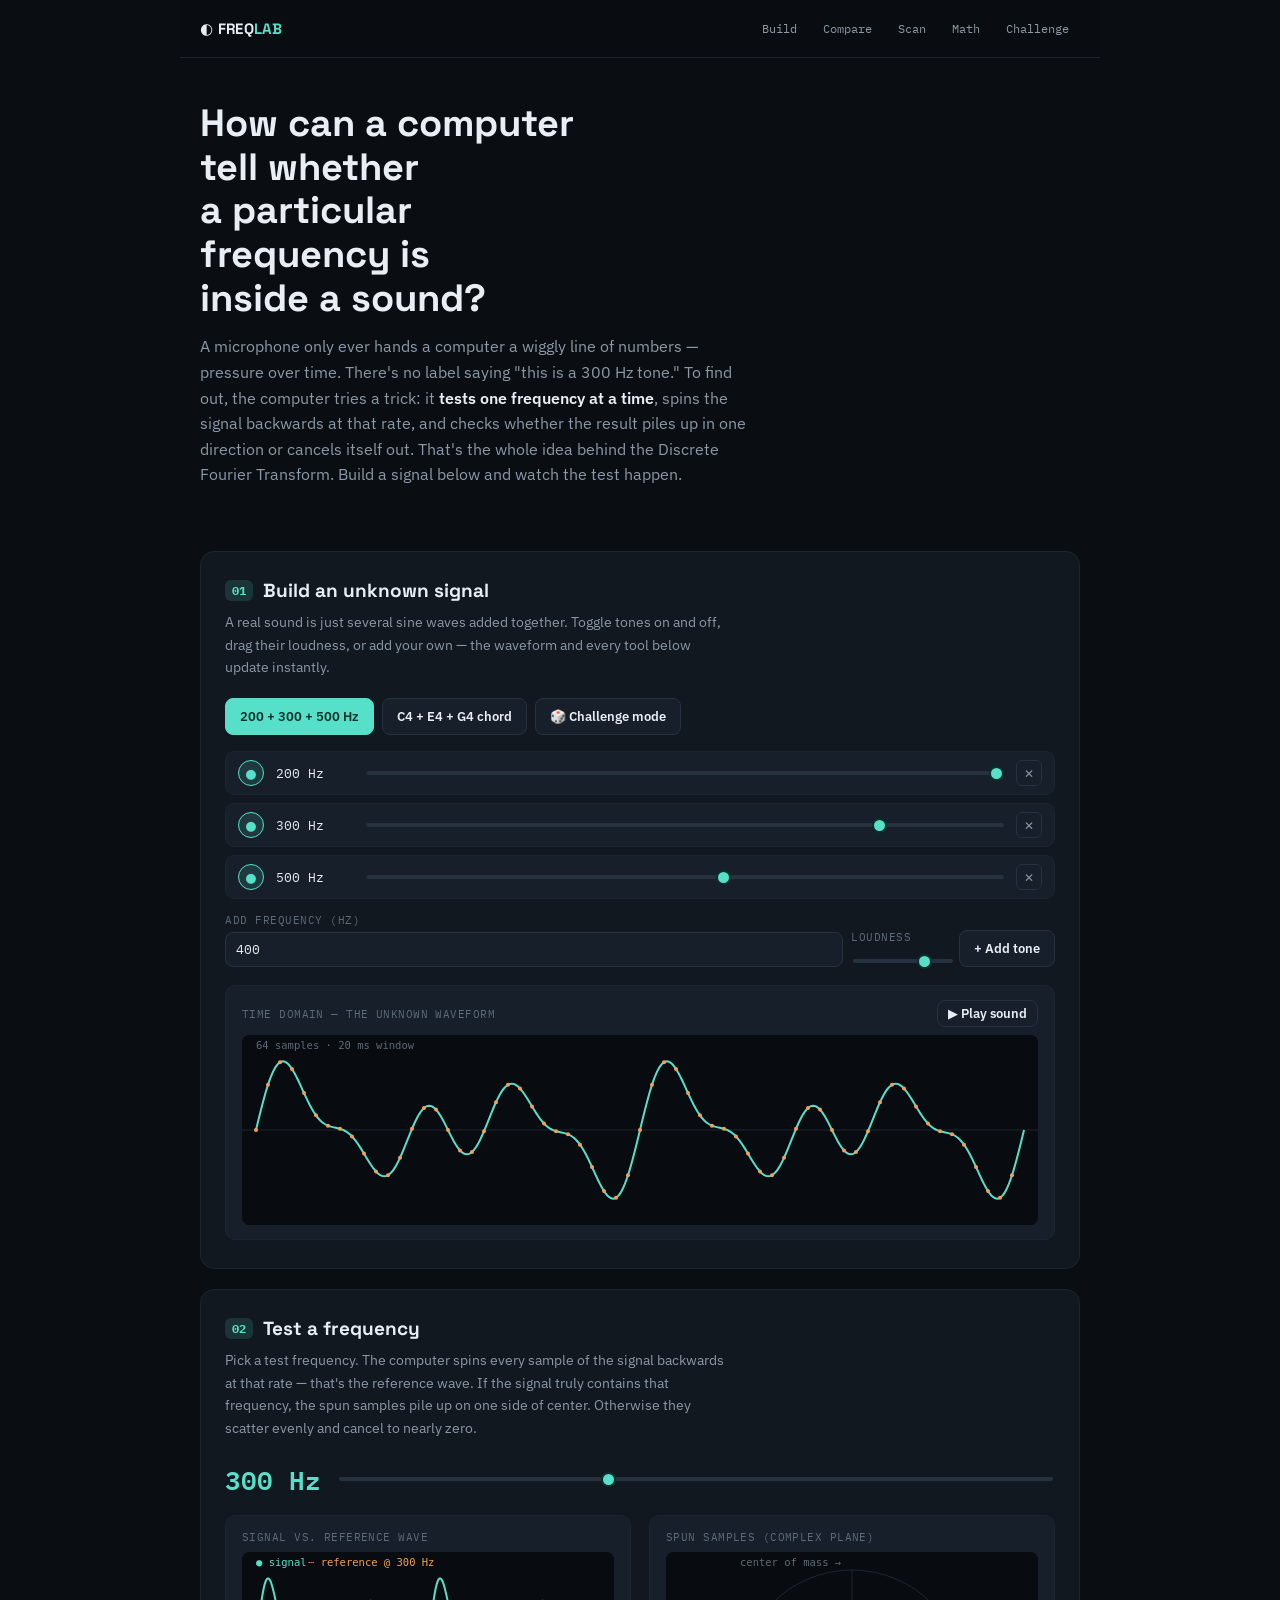
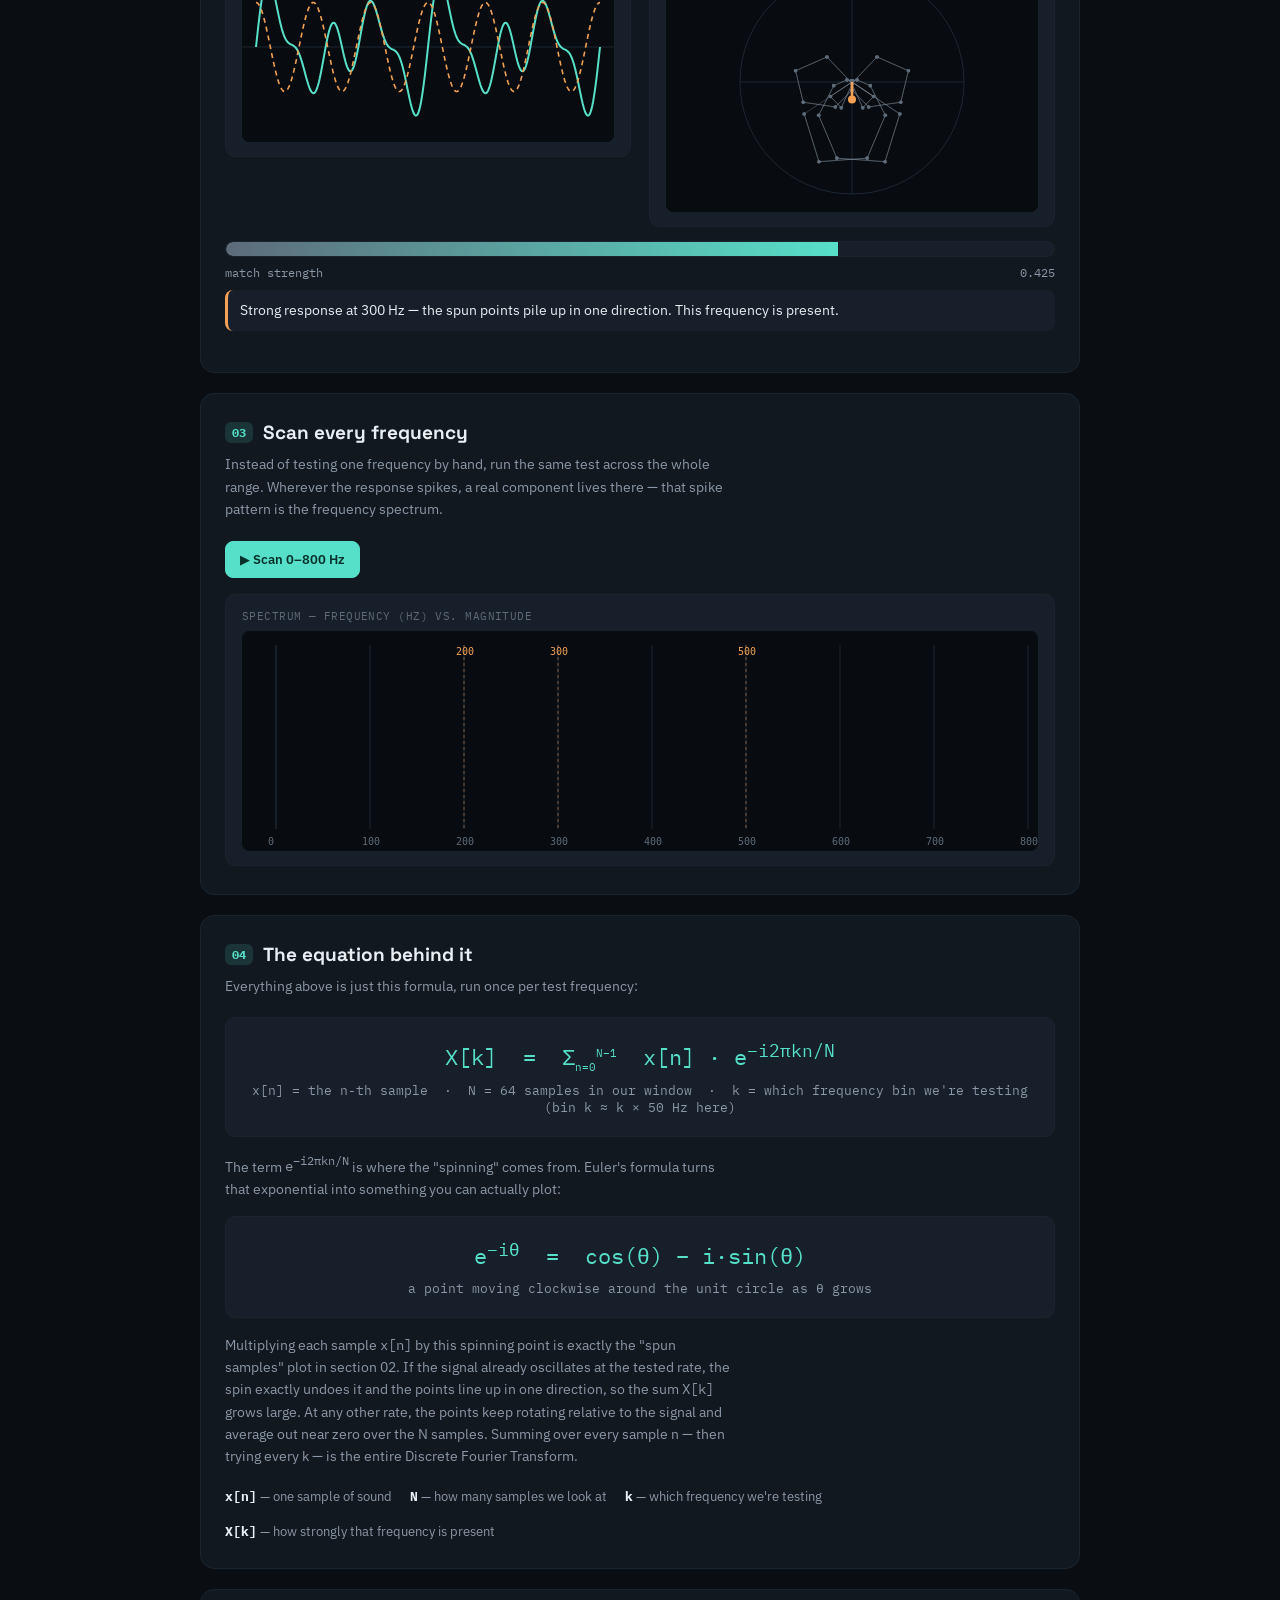
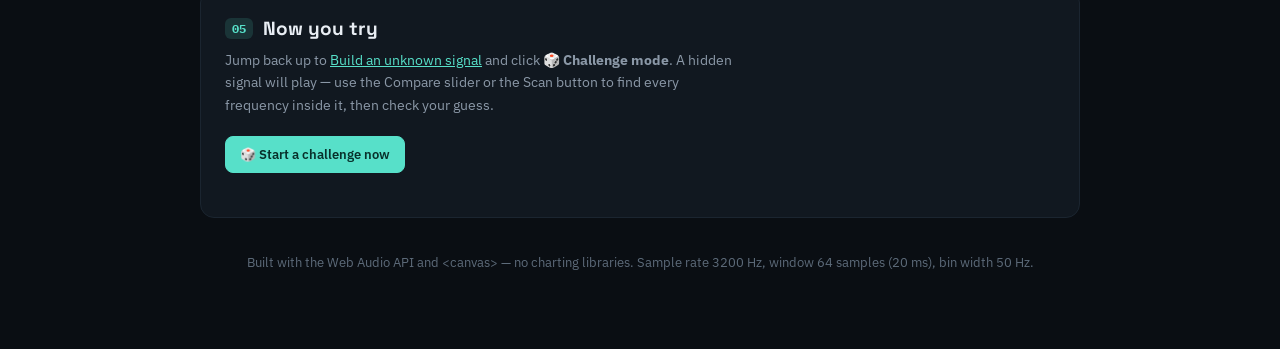
<file: Hearing Frequencies (2).html>
<!doctype html><html><head><meta charset=utf8><meta name=viewport content="width=device-width,initial-scale=1,viewport-fit=cover"><style>:root{color-scheme:light;box-sizing:border-box;padding-top:env(safe-area-inset-top,0px);padding-bottom:env(safe-area-inset-bottom,0px)}html{scroll-padding-top:env(safe-area-inset-top,0px)}body{margin:0;padding:0;font:14px -apple-system,BlinkMacSystemFont,sans-serif;background:#faf9f5;color:#141413}img{max-width:100%}[hidden]:not([hidden=until-found i]){display:none!important}</style></head><body>
<title>Hearing Frequencies</title>
<link rel="preconnect" href="https://fonts.gstatic.com" crossorigin>
<link rel="stylesheet" href="https://fonts.googleapis.com/css2?family=Space+Grotesk:wght@500;700&family=IBM+Plex+Sans:wght@400;500;600&family=IBM+Plex+Mono:wght@400;500;600&display=swap">
<style>
  :root{
    color-scheme: dark;
    --bg:#0a0e13;
    --panel:#111820;
    --panel-2:#161f2a;
    --border:#26323f;
    --border-soft:#1b2530;
    --ink:#e9eef4;
    --muted:#8b98a7;
    --muted-2:#5d6b7a;
    --accent:#57e0c9;
    --accent-ink:#08312b;
    --accent-dim:rgba(87,224,201,.14);
    --warn:#f2a154;
    --warn-dim:rgba(242,161,84,.16);
    --danger:#e2574c;
    --grid:#1d2733;
    --font-display:'Space Grotesk',system-ui,sans-serif;
    --font-body:'IBM Plex Sans',system-ui,sans-serif;
    --font-mono:'IBM Plex Mono',ui-monospace,monospace;
  }
  *{box-sizing:border-box;}
  body{
    background:var(--bg);
    color:var(--ink);
    font-family:var(--font-body);
    margin:0;
    -webkit-font-smoothing:antialiased;
  }
  .page{
    max-width:920px;
    margin:0 auto;
    padding:0 20px 80px;
  }
  a{color:var(--accent);}
  h1,h2,h3{font-family:var(--font-display);font-weight:700;text-wrap:balance;margin:0;}
  code,.mono{font-family:var(--font-mono);}

  .topbar{
    position:sticky;
    top:env(safe-area-inset-top,0px);
    z-index:20;
    display:flex;
    align-items:center;
    justify-content:space-between;
    gap:12px;
    padding:14px 20px;
    background:rgba(10,14,19,.88);
    backdrop-filter:blur(10px);
    border-bottom:1px solid var(--border-soft);
    margin:0 calc(-1 * max(20px, (100% - 920px)/2 + 20px));
    padding-left:max(20px, calc((100% - 920px)/2 + 20px));
    padding-right:max(20px, calc((100% - 920px)/2 + 20px));
  }
  .brand{font-family:var(--font-display);font-weight:700;font-size:15px;letter-spacing:.02em;white-space:nowrap;}
  .brand span{color:var(--accent);}
  .seclinks{display:flex;gap:4px;overflow-x:auto;scrollbar-width:none;}
  .seclinks::-webkit-scrollbar{display:none;}
  .seclinks a{
    font-family:var(--font-mono);
    font-size:11.5px;
    color:var(--muted);
    text-decoration:none;
    padding:6px 10px;
    border-radius:20px;
    white-space:nowrap;
    border:1px solid transparent;
  }
  .seclinks a:hover{color:var(--ink);border-color:var(--border);}

  .hero{padding:44px 0 28px;}
  .hero h1{font-size:clamp(26px,4.4vw,38px);line-height:1.15;max-width:15ch;}
  .hero .lede{color:var(--muted);font-size:15.5px;line-height:1.65;max-width:56ch;margin-top:14px;}
  .hero .lede strong{color:var(--ink);font-weight:600;}

  .panel{
    background:var(--panel);
    border:1px solid var(--border-soft);
    border-radius:14px;
    padding:26px 24px 28px;
    margin-top:20px;
    scroll-margin-top:70px;
  }
  .panel h2{
    display:flex;align-items:center;gap:10px;
    font-size:19px;
  }
  .tag{
    font-family:var(--font-mono);
    font-size:12px;
    color:var(--accent);
    background:var(--accent-dim);
    border-radius:6px;
    padding:3px 7px;
  }
  .panel-sub{color:var(--muted);font-size:14px;line-height:1.6;margin:8px 0 20px;max-width:64ch;}

  .row{display:flex;gap:18px;flex-wrap:wrap;}
  .col{flex:1 1 260px;min-width:0;}

  .card{
    background:var(--panel-2);
    border:1px solid var(--border-soft);
    border-radius:10px;
    padding:14px 16px;
  }
  .plot{width:100%;height:190px;display:block;border-radius:8px;background:#080b0f;}
  .plot-square{height:260px;}
  .plot-label{
    font-family:var(--font-mono);
    font-size:11px;
    color:var(--muted-2);
    letter-spacing:.04em;
    text-transform:uppercase;
    margin:0 0 8px;
    display:flex;justify-content:space-between;align-items:center;
  }

  /* buttons & inputs */
  button{
    font-family:var(--font-body);
    font-weight:600;
    font-size:13px;
    border-radius:8px;
    border:1px solid var(--border);
    background:var(--panel-2);
    color:var(--ink);
    padding:9px 14px;
    cursor:pointer;
  }
  button:hover{border-color:var(--muted-2);}
  button:active{transform:translateY(1px);}
  button:disabled{opacity:.4;cursor:not-allowed;}
  button.primary{background:var(--accent);border-color:var(--accent);color:var(--accent-ink);}
  button.primary:hover{background:#6be8d3;}
  button.ghost{background:transparent;}
  button:focus-visible, input:focus-visible{outline:2px solid var(--accent);outline-offset:2px;}

  .btnrow{display:flex;gap:8px;flex-wrap:wrap;margin-bottom:16px;}

  input[type=number], input[type=text]{
    font-family:var(--font-mono);
    background:var(--panel-2);
    border:1px solid var(--border);
    color:var(--ink);
    border-radius:8px;
    padding:8px 10px;
    font-size:13px;
    width:100%;
  }
  input[type=range]{
    -webkit-appearance:none;appearance:none;
    width:100%;height:4px;border-radius:3px;
    background:var(--border);outline:none;
  }
  input[type=range]::-webkit-slider-thumb{
    -webkit-appearance:none;appearance:none;
    width:15px;height:15px;border-radius:50%;
    background:var(--accent);cursor:pointer;
    border:2px solid #08312b;
  }
  input[type=range]::-moz-range-thumb{
    width:13px;height:13px;border-radius:50%;
    background:var(--accent);cursor:pointer;border:2px solid #08312b;
  }

  /* component chips */
  .chiplist{display:flex;flex-direction:column;gap:8px;margin-bottom:14px;}
  .chip{
    display:grid;
    grid-template-columns:auto 78px 1fr auto;
    align-items:center;
    gap:12px;
    background:var(--panel-2);
    border:1px solid var(--border-soft);
    border-radius:9px;
    padding:8px 12px;
  }
  .chip-toggle{
    width:26px;height:26px;padding:0;border-radius:50%;
    font-size:13px;line-height:1;
    background:var(--border);border-color:var(--border);color:var(--muted);
  }
  .chip-toggle.on{background:var(--accent-dim);border-color:var(--accent);color:var(--accent);}
  .chip-freq{font-family:var(--font-mono);font-size:13px;color:var(--ink);white-space:nowrap;}
  .chip-freq.hidden-val{color:var(--muted-2);letter-spacing:.1em;}
  .chip-amp{margin:0;}
  .chip-remove{
    width:26px;height:26px;padding:0;border-radius:6px;
    color:var(--muted);font-size:12px;
  }
  .addrow{
    display:grid;grid-template-columns:1fr 100px auto;gap:8px;align-items:end;
  }
  .addrow label{display:block;font-family:var(--font-mono);font-size:10.5px;color:var(--muted-2);text-transform:uppercase;letter-spacing:.05em;margin-bottom:5px;}

  /* meter */
  .meter-wrap{margin-top:14px;}
  .meter-track{
    height:16px;border-radius:8px;background:var(--panel-2);
    border:1px solid var(--border-soft);overflow:hidden;position:relative;
  }
  .meter-fill{
    height:100%;border-radius:8px 0 0 8px;
    background:linear-gradient(90deg, var(--muted-2), var(--accent));
    width:0%;transition:width .12s ease-out, background .2s;
  }
  .meter-readout{
    display:flex;justify-content:space-between;align-items:baseline;
    margin-top:8px;font-family:var(--font-mono);font-size:12px;color:var(--muted);
  }
  .meter-caption{
    margin-top:10px;font-size:13.5px;line-height:1.55;color:var(--ink);
    padding:10px 12px;border-radius:8px;background:var(--panel-2);
    border-left:3px solid var(--muted-2);
    transition:border-color .2s;
  }
  .meter-caption.strong{border-left-color:var(--warn);}
  .meter-caption.weak{border-left-color:var(--muted-2);}

  .freq-readout{
    font-family:var(--font-mono);font-size:26px;font-weight:600;color:var(--accent);
  }
  .slider-block{display:flex;align-items:center;gap:16px;margin:6px 0 4px;flex-wrap:wrap;}

  /* math section */
  .eq-block{
    background:var(--panel-2);border:1px solid var(--border-soft);border-radius:10px;
    padding:20px;text-align:center;margin:16px 0;
    overflow-x:auto;
  }
  .eq-block .big{font-family:var(--font-mono);font-size:clamp(16px,3.6vw,22px);color:var(--accent);white-space:nowrap;}
  .eq-block .small{font-family:var(--font-mono);font-size:13px;color:var(--muted);margin-top:8px;}
  .eq-legend{display:flex;gap:18px;flex-wrap:wrap;margin-top:16px;font-size:13px;color:var(--muted);}
  .eq-legend b{color:var(--ink);font-family:var(--font-mono);}

  .challenge-banner{
    background:var(--warn-dim);border:1px solid rgba(242,161,84,.35);
    border-radius:10px;padding:16px;margin-bottom:18px;
  }
  .challenge-banner p{margin:0 0 12px;font-size:14px;line-height:1.55;color:var(--ink);}
  .guess-row{display:grid;grid-template-columns:1fr auto;gap:8px;margin-top:10px;}
  #guessResult{margin:10px 0 0;font-size:13.5px;color:var(--muted);min-height:1.4em;}
  #guessResult.good{color:var(--accent);}
  #guessResult.bad{color:var(--danger);}

  footer{margin-top:36px;color:var(--muted-2);font-size:12.5px;text-align:center;}

  @media (max-width:640px){
    .chip{grid-template-columns:auto 66px 1fr auto;gap:8px;}
    .addrow{grid-template-columns:1fr;}
    .guess-row{grid-template-columns:1fr;}
  }
</style>

<div class="page">
  <div class="topbar">
    <div class="brand">◐ FREQ<span>LAB</span></div>
    <nav class="seclinks">
      <a href="#build">Build</a><a href="#compare">Compare</a><a href="#scan">Scan</a><a href="#math">Math</a><a href="#challenge">Challenge</a>
    </nav>
  </div>

  <section class="hero">
    <h1>How can a computer tell whether a particular frequency is inside a sound?</h1>
    <p class="lede">A microphone only ever hands a computer a wiggly line of numbers — pressure over time. There's no label saying "this is a 300&nbsp;Hz tone." To find out, the computer tries a trick: it <strong>tests one frequency at a time</strong>, spins the signal backwards at that rate, and checks whether the result piles up in one direction or cancels itself out. That's the whole idea behind the Discrete Fourier Transform. Build a signal below and watch the test happen.</p>
  </section>

  <!-- 01 BUILD -->
  <section id="build" class="panel">
    <h2><span class="tag">01</span> Build an unknown signal</h2>
    <p class="panel-sub">A real sound is just several sine waves added together. Toggle tones on and off, drag their loudness, or add your own — the waveform and every tool below update instantly.</p>

    <div class="btnrow">
      <button class="primary" id="presetSimple">200 + 300 + 500 Hz</button>
      <button id="presetChord">C4 + E4 + G4 chord</button>
      <button id="challengeToggle">🎲 Challenge mode</button>
    </div>

    <div id="challengeBanner" class="challenge-banner" hidden>
      <p>A mystery signal is hiding <strong id="secretCount">2</strong> pure tones. Use <strong>Compare</strong> and <strong>Scan</strong> below to hunt for them — no peeking at the chips.</p>
      <div class="btnrow" style="margin-bottom:0;">
        <button id="playChallenge">▶ Play the sound</button>
        <button id="newChallenge">↻ New mystery</button>
        <button id="revealChallenge">👁 Reveal answer</button>
      </div>
      <div class="guess-row">
        <input id="guessInput" type="text" placeholder="Your guess in Hz, comma-separated — e.g. 200, 350, 500">
        <button id="checkGuess">Check</button>
      </div>
      <p id="guessResult"></p>
    </div>

    <div id="chipList" class="chiplist"></div>

    <div class="addrow">
      <div>
        <label for="addFreq">Add frequency (Hz)</label>
        <input type="number" id="addFreq" min="20" max="780" step="1" value="400">
      </div>
      <div>
        <label for="addAmp">Loudness</label>
        <input type="range" id="addAmp" min="0.2" max="1" step="0.05" value="0.8">
      </div>
      <button id="addBtn">+ Add tone</button>
    </div>

    <div class="card" style="margin-top:18px;">
      <p class="plot-label"><span>Time domain — the unknown waveform</span><button id="playSignal" class="ghost" style="padding:4px 10px;">▶ Play sound</button></p>
      <canvas class="plot" id="waveCanvas"></canvas>
    </div>
  </section>

  <!-- 02 COMPARE -->
  <section id="compare" class="panel">
    <h2><span class="tag">02</span> Test a frequency</h2>
    <p class="panel-sub">Pick a test frequency. The computer spins every sample of the signal backwards at that rate — that's the reference wave. If the signal truly contains that frequency, the spun samples pile up on one side of center. Otherwise they scatter evenly and cancel to nearly zero.</p>

    <div class="slider-block">
      <span class="freq-readout mono" id="testFreqLabel">300 Hz</span>
      <input type="range" id="testFreqSlider" min="0" max="800" step="1" value="300" style="flex:1;min-width:180px;">
    </div>

    <div class="row" style="margin-top:16px;">
      <div class="col">
        <div class="card">
          <p class="plot-label"><span>Signal vs. reference wave</span></p>
          <canvas class="plot" id="refCanvas"></canvas>
        </div>
      </div>
      <div class="col">
        <div class="card">
          <p class="plot-label"><span>Spun samples (complex plane)</span></p>
          <canvas class="plot plot-square" id="phasorCanvas"></canvas>
        </div>
      </div>
    </div>

    <div class="meter-wrap">
      <div class="meter-track"><div class="meter-fill" id="meterFill"></div></div>
      <div class="meter-readout"><span>match strength</span><span id="meterValue" class="mono">0.00</span></div>
      <p class="meter-caption weak" id="meterCaption">Drag the slider — the computer is asking "how much of this frequency is present?"</p>
    </div>
  </section>

  <!-- 03 SCAN -->
  <section id="scan" class="panel">
    <h2><span class="tag">03</span> Scan every frequency</h2>
    <p class="panel-sub">Instead of testing one frequency by hand, run the same test across the whole range. Wherever the response spikes, a real component lives there — that spike pattern is the frequency spectrum.</p>

    <div class="btnrow">
      <button class="primary" id="scanBtn">▶ Scan 0–800 Hz</button>
    </div>

    <div class="card">
      <p class="plot-label"><span>Spectrum — frequency (Hz) vs. magnitude</span></p>
      <canvas class="plot" id="spectrumCanvas" style="height:220px;"></canvas>
    </div>
  </section>

  <!-- 04 MATH -->
  <section id="math" class="panel">
    <h2><span class="tag">04</span> The equation behind it</h2>
    <p class="panel-sub">Everything above is just this formula, run once per test frequency:</p>

    <div class="eq-block">
      <div class="big">X[k] &nbsp;=&nbsp; Σ<sub style="font-size:11px;">n=0</sub><sup style="font-size:11px;">N−1</sup>&nbsp; x[n] · e<sup>−i2πkn/N</sup></div>
      <div class="small">x[n] = the n-th sample &nbsp;·&nbsp; N = 64 samples in our window &nbsp;·&nbsp; k = which frequency bin we're testing (bin k ≈ k × 50 Hz here)</div>
    </div>

    <p class="panel-sub" style="margin-bottom:8px;">The term <code>e<sup>−i2πkn/N</sup></code> is where the "spinning" comes from. Euler's formula turns that exponential into something you can actually plot:</p>

    <div class="eq-block">
      <div class="big">e<sup>−iθ</sup> &nbsp;=&nbsp; cos(θ) − i·sin(θ)</div>
      <div class="small">a point moving clockwise around the unit circle as θ grows</div>
    </div>

    <p class="panel-sub">Multiplying each sample <code>x[n]</code> by this spinning point is exactly the "spun samples" plot in section 02. If the signal already oscillates at the tested rate, the spin exactly undoes it and the points line up in one direction, so the sum <code>X[k]</code> grows large. At any other rate, the points keep rotating relative to the signal and average out near zero over the N samples. Summing over every sample n — then trying every k — is the entire Discrete Fourier Transform.</p>

    <div class="eq-legend">
      <span><b>x[n]</b> — one sample of sound</span>
      <span><b>N</b> — how many samples we look at</span>
      <span><b>k</b> — which frequency we're testing</span>
      <span><b>X[k]</b> — how strongly that frequency is present</span>
    </div>
  </section>

  <!-- 05 CHALLENGE (recap link) -->
  <section id="challenge" class="panel">
    <h2><span class="tag">05</span> Now you try</h2>
    <p class="panel-sub">Jump back up to <a href="#build">Build an unknown signal</a> and click <strong>🎲 Challenge mode</strong>. A hidden signal will play — use the Compare slider or the Scan button to find every frequency inside it, then check your guess.</p>
    <div class="btnrow">
      <button class="primary" id="jumpChallenge">🎲 Start a challenge now</button>
    </div>
  </section>

  <footer>Built with the Web Audio API and &lt;canvas&gt; — no charting libraries. Sample rate 3200&nbsp;Hz, window 64 samples (20&nbsp;ms), bin width 50&nbsp;Hz.</footer>
</div>

<script>
(function(){
  "use strict";

  // ---------- constants ----------
  var FS = 3200;         // Hz, internal sample rate used for the DFT-style sum
  var N = 64;             // samples in the analysis window
  var WINDOW = N / FS;    // seconds (20ms)
  var FMAX = 800;         // Hz, upper end of slider / spectrum
  var SCAN_STEP = 4;      // Hz between scan points
  var CANDIDATES = [100,150,200,250,300,350,400,450,500,550,600,650];

  var cssVar = function(name){
    return getComputedStyle(document.documentElement).getPropertyValue(name).trim();
  };
  var COLORS = {};
  function refreshColors(){
    COLORS.ink = cssVar('--ink');
    COLORS.muted = cssVar('--muted');
    COLORS.muted2 = cssVar('--muted-2');
    COLORS.accent = cssVar('--accent');
    COLORS.warn = cssVar('--warn');
    COLORS.grid = cssVar('--grid');
    COLORS.bg = '#080b0f';
  }
  refreshColors();

  // ---------- state ----------
  var idCounter = 1;
  var state = {
    components: [],
    prevComponents: null,
    challenge: { active:false, revealed:false, secretFreqs:[] },
    testFreq: 300,
    scanning: false,
    spectrum: [] // {f, mag}
  };

  function mkComp(freq, amp, on){
    return { id: idCounter++, freq:freq, amp: (amp==null?0.8:amp), on: on!==false };
  }

  function setComponents(list){
    state.components = list.map(function(c){ return mkComp(c.freq, c.amp, true); });
    renderChips();
    fullRedraw();
  }

  // ---------- audio ----------
  var actx = null;
  function getCtx(){
    if(!actx){
      try{ actx = new (window.AudioContext || window.webkitAudioContext)(); }catch(e){ actx = null; }
    }
    return actx;
  }
  function playComponents(list){
    var ctx = getCtx();
    if(!ctx) return;
    if(ctx.state === 'suspended') ctx.resume();
    var enabled = list.filter(function(c){ return c.on; });
    if(!enabled.length) return;
    var now = ctx.currentTime;
    var dur = 1.4;
    var master = ctx.createGain();
    master.gain.setValueAtTime(0.0001, now);
    master.gain.linearRampToValueAtTime(0.5, now + 0.03);
    master.gain.linearRampToValueAtTime(0.5, now + dur - 0.12);
    master.gain.linearRampToValueAtTime(0.0001, now + dur);
    master.connect(ctx.destination);
    enabled.forEach(function(c){
      var osc = ctx.createOscillator();
      osc.type = 'sine';
      osc.frequency.value = c.freq;
      var g = ctx.createGain();
      g.gain.value = Math.min(0.9, c.amp) / enabled.length;
      osc.connect(g); g.connect(master);
      osc.start(now);
      osc.stop(now + dur + 0.05);
    });
  }

  // ---------- math ----------
  function activeComponents(){ return state.components; }

  function sampleAt(list, t){
    var s = 0;
    for(var i=0;i<list.length;i++){
      var c = list[i];
      if(c.on) s += c.amp * Math.sin(2*Math.PI*c.freq*t);
    }
    return s;
  }

  function discreteSamples(list){
    var arr = new Array(N);
    for(var n=0;n<N;n++) arr[n] = sampleAt(list, n/FS);
    return arr;
  }

  // returns {re, im, mag, pts:[{re,im}]}
  function dftAt(list, f){
    var samples = discreteSamples(list);
    var re=0, im=0, pts=[];
    for(var n=0;n<N;n++){
      var theta = 2*Math.PI*f*n/FS;
      var c = Math.cos(theta), s = Math.sin(theta);
      var pr = samples[n]*c;
      var pi = -samples[n]*s; // x[n] * (cos - i sin)
      pts.push({re:pr, im:pi});
      re += pr; im += pi;
    }
    return { re: re/N, im: im/N, mag: Math.sqrt(re*re+im*im)/N, pts: pts };
  }

  function meterMax(list){
    var enabled = list.filter(function(c){return c.on;});
    var maxAmp = 0;
    enabled.forEach(function(c){ maxAmp = Math.max(maxAmp, c.amp); });
    return Math.max(0.28, maxAmp/2 * 1.15);
  }

  // ---------- canvas helpers ----------
  function ctxFor(canvas){
    var dpr = window.devicePixelRatio || 1;
    var rect = canvas.getBoundingClientRect();
    var w = Math.max(1, Math.round(rect.width));
    var h = Math.max(1, Math.round(rect.height));
    if(canvas.width !== Math.round(w*dpr) || canvas.height !== Math.round(h*dpr)){
      canvas.width = Math.round(w*dpr);
      canvas.height = Math.round(h*dpr);
    }
    var ctx = canvas.getContext('2d');
    ctx.setTransform(dpr,0,0,dpr,0,0);
    ctx.clearRect(0,0,w,h);
    ctx.fillStyle = COLORS.bg;
    ctx.fillRect(0,0,w,h);
    return {ctx:ctx, w:w, h:h};
  }

  // ---------- draw: waveform ----------
  var waveCanvas = document.getElementById('waveCanvas');
  function drawWave(){
    var f = ctxFor(waveCanvas), ctx=f.ctx, w=f.w, h=f.h;
    var pad = 14;
    var midY = h/2;
    var list = activeComponents();

    // amplitude scale
    var maxAmp = list.filter(function(c){return c.on;}).reduce(function(a,c){return a+c.amp;}, 0) || 1;
    var scaleY = (h/2 - pad) / Math.max(1, maxAmp);

    // zero line
    ctx.strokeStyle = COLORS.grid; ctx.lineWidth = 1;
    ctx.beginPath(); ctx.moveTo(0, midY); ctx.lineTo(w, midY); ctx.stroke();

    // smooth curve
    ctx.beginPath();
    var STEPS = 400;
    for(var i=0;i<=STEPS;i++){
      var t = (i/STEPS) * WINDOW;
      var y = midY - sampleAt(list, t) * scaleY;
      var x = pad + (w-2*pad) * (i/STEPS);
      if(i===0) ctx.moveTo(x,y); else ctx.lineTo(x,y);
    }
    ctx.strokeStyle = COLORS.accent;
    ctx.lineWidth = 2;
    ctx.stroke();

    // sample dots
    ctx.fillStyle = COLORS.warn;
    for(var n=0;n<N;n++){
      var tn = n/FS;
      var xn = pad + (w-2*pad) * (tn/WINDOW);
      var yn = midY - sampleAt(list, tn) * scaleY;
      ctx.beginPath(); ctx.arc(xn, yn, 2, 0, Math.PI*2); ctx.fill();
    }

    ctx.fillStyle = COLORS.muted2;
    ctx.font = '10.5px "IBM Plex Mono", monospace';
    ctx.fillText('64 samples · 20 ms window', pad, 14);
  }

  // ---------- draw: reference compare ----------
  var refCanvas = document.getElementById('refCanvas');
  function drawCompare(){
    var f = ctxFor(refCanvas), ctx=f.ctx, w=f.w, h=f.h;
    var pad = 14;
    var midY = h/2;
    var list = activeComponents();
    var maxAmp = list.filter(function(c){return c.on;}).reduce(function(a,c){return a+c.amp;}, 0) || 1;
    var scaleY = (h/2 - pad) / Math.max(1, maxAmp);

    ctx.strokeStyle = COLORS.grid; ctx.lineWidth = 1;
    ctx.beginPath(); ctx.moveTo(0, midY); ctx.lineTo(w, midY); ctx.stroke();

    // unknown signal
    ctx.beginPath();
    var STEPS = 400;
    for(var i=0;i<=STEPS;i++){
      var t = (i/STEPS) * WINDOW;
      var y = midY - sampleAt(list, t) * scaleY;
      var x = pad + (w-2*pad) * (i/STEPS);
      if(i===0) ctx.moveTo(x,y); else ctx.lineTo(x,y);
    }
    ctx.strokeStyle = COLORS.accent;
    ctx.lineWidth = 2;
    ctx.stroke();

    // reference wave, dashed, scaled to a fixed visual amplitude
    var refAmp = Math.max(1, maxAmp) * 0.55;
    ctx.beginPath();
    ctx.setLineDash([5,4]);
    for(var i2=0;i2<=STEPS;i2++){
      var t2 = (i2/STEPS) * WINDOW;
      var y2 = midY - Math.cos(2*Math.PI*state.testFreq*t2) * refAmp * scaleY;
      var x2 = pad + (w-2*pad) * (i2/STEPS);
      if(i2===0) ctx.moveTo(x2,y2); else ctx.lineTo(x2,y2);
    }
    ctx.strokeStyle = COLORS.warn;
    ctx.lineWidth = 1.6;
    ctx.stroke();
    ctx.setLineDash([]);

    ctx.font = '10.5px "IBM Plex Mono", monospace';
    ctx.fillStyle = COLORS.accent;
    ctx.fillText('● signal', pad, 14);
    ctx.fillStyle = COLORS.warn;
    ctx.fillText('┄ reference @ ' + Math.round(state.testFreq) + ' Hz', pad+52, 14);
  }

  // ---------- draw: phasor ----------
  var phasorCanvas = document.getElementById('phasorCanvas');
  var lastResult = { mag:0, re:0, im:0 };
  function drawPhasor(){
    var f = ctxFor(phasorCanvas), ctx=f.ctx, w=f.w, h=f.h;
    var cx = w/2, cy = h/2;
    var radius = Math.min(w,h)/2 - 18;
    var list = activeComponents();
    var res = dftAt(list, state.testFreq);
    lastResult = res;

    var maxAmp = list.filter(function(c){return c.on;}).reduce(function(a,c){return a+c.amp;}, 0) || 1;
    var scale = radius * 0.92 / Math.max(1, maxAmp);

    // guide circle
    ctx.strokeStyle = COLORS.grid; ctx.lineWidth=1;
    ctx.beginPath(); ctx.arc(cx,cy, radius, 0, Math.PI*2); ctx.stroke();
    // axes
    ctx.beginPath(); ctx.moveTo(cx-radius,cy); ctx.lineTo(cx+radius,cy); ctx.moveTo(cx,cy-radius); ctx.lineTo(cx,cy+radius); ctx.stroke();

    // scattered points, faint path
    ctx.beginPath();
    res.pts.forEach(function(p,i){
      var x = cx + p.re*scale, y = cy - p.im*scale;
      if(i===0) ctx.moveTo(x,y); else ctx.lineTo(x,y);
    });
    ctx.strokeStyle = 'rgba(139,152,167,.35)';
    ctx.lineWidth = 1;
    ctx.stroke();

    ctx.fillStyle = COLORS.muted2;
    res.pts.forEach(function(p){
      var x = cx + p.re*scale, y = cy - p.im*scale;
      ctx.beginPath(); ctx.arc(x,y,1.8,0,Math.PI*2); ctx.fill();
    });

    // average vector (center of mass)
    var vx = cx + res.re*scale, vy = cy - res.im*scale;
    var mmax = meterMax(list);
    var ratio = Math.min(1, res.mag / mmax);
    var vecColor = ratio > 0.5 ? COLORS.warn : COLORS.accent;
    ctx.strokeStyle = vecColor;
    ctx.lineWidth = 2.6;
    ctx.beginPath(); ctx.moveTo(cx,cy); ctx.lineTo(vx,vy); ctx.stroke();
    ctx.fillStyle = vecColor;
    ctx.beginPath(); ctx.arc(vx,vy,4,0,Math.PI*2); ctx.fill();

    ctx.fillStyle = COLORS.muted2;
    ctx.font = '10.5px "IBM Plex Mono", monospace';
    ctx.fillText('center of mass →', cx - radius, cy - radius - 4 < 0 ? 12 : cy - radius - 4);
  }

  // ---------- meter ----------
  var meterFill = document.getElementById('meterFill');
  var meterValue = document.getElementById('meterValue');
  var meterCaption = document.getElementById('meterCaption');
  function updateMeter(){
    var list = activeComponents();
    var mmax = meterMax(list);
    var ratio = Math.min(1, lastResult.mag / mmax);
    meterFill.style.width = (ratio*100).toFixed(1) + '%';
    meterValue.textContent = lastResult.mag.toFixed(3);
    var txt, cls;
    if(ratio > 0.5){
      txt = 'Strong response at ' + Math.round(state.testFreq) + ' Hz — the spun points pile up in one direction. This frequency is present.';
      cls = 'strong';
    } else if(ratio > 0.2){
      txt = 'Partial response — getting close, but the points aren\'t fully aligned yet. Nudge the slider.';
      cls = '';
    } else {
      txt = 'Weak response — the spun points scatter around the center and cancel out. Probably not a real component.';
      cls = 'weak';
    }
    meterCaption.textContent = txt;
    meterCaption.className = 'meter-caption ' + cls;
  }

  // ---------- draw: spectrum ----------
  var spectrumCanvas = document.getElementById('spectrumCanvas');
  function drawSpectrum(){
    var f = ctxFor(spectrumCanvas), ctx=f.ctx, w=f.w, h=f.h;
    var padL=34, padR=10, padT=14, padB=22;
    var plotW = w-padL-padR, plotH = h-padT-padB;
    var list = activeComponents();
    var mmax = meterMax(list) * 1.15;

    // grid + x labels
    ctx.strokeStyle = COLORS.grid; ctx.lineWidth=1;
    ctx.font = '10px "IBM Plex Mono", monospace';
    ctx.fillStyle = COLORS.muted2;
    for(var fq=0; fq<=FMAX; fq+=100){
      var x = padL + plotW*(fq/FMAX);
      ctx.beginPath(); ctx.moveTo(x,padT); ctx.lineTo(x,padT+plotH); ctx.stroke();
      ctx.fillText(fq, x-8, h-6);
    }
    ctx.beginPath(); ctx.moveTo(padL,padT); ctx.lineTo(padL,padT+plotH); ctx.stroke();

    function xFor(fq){ return padL + plotW*(fq/FMAX); }
    function yFor(mag){ return padT + plotH - Math.min(1,mag/mmax)*plotH; }

    // reveal true peaks?
    var revealOk = !(state.challenge.active && !state.challenge.revealed);
    if(revealOk){
      list.filter(function(c){return c.on;}).forEach(function(c){
        var x = xFor(c.freq);
        ctx.strokeStyle = 'rgba(242,161,84,.5)';
        ctx.setLineDash([3,3]);
        ctx.beginPath(); ctx.moveTo(x,padT); ctx.lineTo(x,padT+plotH); ctx.stroke();
        ctx.setLineDash([]);
        ctx.fillStyle = COLORS.warn;
        ctx.fillText(Math.round(c.freq), x-8, padT+10);
      });
    }

    // spectrum line + fill
    if(state.spectrum.length > 1){
      ctx.beginPath();
      state.spectrum.forEach(function(p,i){
        var x = xFor(p.f), y = yFor(p.mag);
        if(i===0) ctx.moveTo(x,y); else ctx.lineTo(x,y);
      });
      var last = state.spectrum[state.spectrum.length-1];
      ctx.lineTo(xFor(last.f), padT+plotH);
      ctx.lineTo(xFor(state.spectrum[0].f), padT+plotH);
      ctx.closePath();
      ctx.fillStyle = 'rgba(87,224,201,.16)';
      ctx.fill();

      ctx.beginPath();
      state.spectrum.forEach(function(p,i){
        var x = xFor(p.f), y = yFor(p.mag);
        if(i===0) ctx.moveTo(x,y); else ctx.lineTo(x,y);
      });
      ctx.strokeStyle = COLORS.accent;
      ctx.lineWidth = 2;
      ctx.stroke();
    }

    // playhead
    if(state.scanning || document.activeElement === testFreqSlider){
      var xh = xFor(state.testFreq);
      ctx.strokeStyle = COLORS.ink;
      ctx.globalAlpha = .5;
      ctx.beginPath(); ctx.moveTo(xh,padT); ctx.lineTo(xh,padT+plotH); ctx.stroke();
      ctx.globalAlpha = 1;
    }
  }

  function fullRedraw(){
    drawWave();
    drawPhasor();
    drawCompare();
    updateMeter();
    drawSpectrum();
  }

  // ---------- chip rendering ----------
  var chipList = document.getElementById('chipList');
  function renderChips(){
    var locked = state.challenge.active && !state.challenge.revealed;
    chipList.innerHTML = '';
    state.components.forEach(function(c){
      var chip = document.createElement('div');
      chip.className = 'chip';
      var toggle = document.createElement('button');
      toggle.className = 'chip-toggle' + (c.on?' on':'');
      toggle.textContent = c.on ? '●' : '○';
      toggle.disabled = locked;
      toggle.title = 'enable / disable this tone';
      toggle.addEventListener('click', function(){
        c.on = !c.on; renderChips(); fullRedraw();
      });

      var freqSpan = document.createElement('span');
      freqSpan.className = 'chip-freq mono' + (locked ? ' hidden-val' : '');
      freqSpan.textContent = locked ? '??? Hz' : (Math.round(c.freq*100)/100) + ' Hz';

      var amp = document.createElement('input');
      amp.type = 'range'; amp.className='chip-amp';
      amp.min=0.2; amp.max=1; amp.step=0.05; amp.value=c.amp;
      amp.disabled = locked;
      amp.addEventListener('input', function(){ c.amp = parseFloat(amp.value); fullRedraw(); });

      var rm = document.createElement('button');
      rm.className = 'chip-remove'; rm.textContent='✕'; rm.disabled = locked;
      rm.title = 'remove tone';
      rm.addEventListener('click', function(){
        state.components = state.components.filter(function(x){return x.id!==c.id;});
        renderChips(); fullRedraw();
      });

      chip.appendChild(toggle);
      chip.appendChild(freqSpan);
      chip.appendChild(amp);
      chip.appendChild(rm);
      chipList.appendChild(chip);
    });
  }

  // ---------- presets ----------
  document.getElementById('presetSimple').addEventListener('click', function(){
    if(state.challenge.active) endChallenge(false);
    setComponents([{freq:200,amp:1.0},{freq:300,amp:0.85},{freq:500,amp:0.65}]);
  });
  document.getElementById('presetChord').addEventListener('click', function(){
    if(state.challenge.active) endChallenge(false);
    setComponents([{freq:261.63,amp:1.0},{freq:329.63,amp:0.85},{freq:392.00,amp:0.75}]);
  });

  // ---------- add tone ----------
  document.getElementById('addBtn').addEventListener('click', function(){
    if(state.challenge.active) return;
    var freq = parseFloat(document.getElementById('addFreq').value) || 400;
    var amp = parseFloat(document.getElementById('addAmp').value) || 0.8;
    freq = Math.max(20, Math.min(FMAX-20, freq));
    state.components.push(mkComp(freq, amp, true));
    renderChips(); fullRedraw();
  });

  // ---------- play sound ----------
  document.getElementById('playSignal').addEventListener('click', function(){
    playComponents(activeComponents());
  });

  // ---------- test frequency slider ----------
  var testFreqSlider = document.getElementById('testFreqSlider');
  var testFreqLabel = document.getElementById('testFreqLabel');
  testFreqSlider.addEventListener('input', function(){
    state.testFreq = parseFloat(testFreqSlider.value);
    testFreqLabel.textContent = Math.round(state.testFreq) + ' Hz';
    drawCompare(); drawPhasor(); updateMeter(); drawSpectrum();
  });

  // ---------- scan ----------
  var scanBtn = document.getElementById('scanBtn');
  function runScan(){
    if(state.scanning) return;
    state.scanning = true;
    state.spectrum = [];
    scanBtn.disabled = true;
    scanBtn.textContent = '◼ Scanning…';
    var freqs = [];
    for(var fq=0; fq<=FMAX; fq+=SCAN_STEP) freqs.push(fq);
    var idx = 0;
    var perFrame = 2;
    function step(){
      var count = 0;
      while(idx < freqs.length && count < perFrame){
        var fval = freqs[idx];
        var r = dftAt(activeComponents(), fval);
        state.spectrum.push({f:fval, mag:r.mag});
        idx++; count++;
      }
      state.testFreq = freqs[Math.min(idx, freqs.length-1)];
      testFreqSlider.value = state.testFreq;
      testFreqLabel.textContent = Math.round(state.testFreq) + ' Hz';
      drawCompare(); drawPhasor(); updateMeter(); drawSpectrum();
      if(idx < freqs.length){
        requestAnimationFrame(step);
      } else {
        state.scanning = false;
        scanBtn.disabled = false;
        scanBtn.textContent = '▶ Scan 0–800 Hz';
        drawSpectrum();
      }
    }
    requestAnimationFrame(step);
  }
  scanBtn.addEventListener('click', runScan);

  // ---------- challenge mode ----------
  var challengeBanner = document.getElementById('challengeBanner');
  var challengeToggle = document.getElementById('challengeToggle');
  var secretCountEl = document.getElementById('secretCount');
  var guessInput = document.getElementById('guessInput');
  var guessResult = document.getElementById('guessResult');

  function randomSecret(){
    var pool = CANDIDATES.slice();
    var count = Math.random() < 0.5 ? 2 : 3;
    var picked = [];
    for(var i=0;i<count;i++){
      var idx = Math.floor(Math.random()*pool.length);
      picked.push(pool.splice(idx,1)[0]);
    }
    return picked.map(function(fr){ return {freq:fr, amp: 0.6 + Math.random()*0.35}; });
  }

  function startChallenge(){
    state.prevComponents = state.components.map(function(c){ return {freq:c.freq, amp:c.amp}; });
    var secret = randomSecret();
    state.challenge.active = true;
    state.challenge.revealed = false;
    state.challenge.secretFreqs = secret.map(function(c){return c.freq;});
    secretCountEl.textContent = secret.length;
    setComponents(secret);
    challengeBanner.hidden = false;
    challengeToggle.textContent = '✕ Exit challenge';
    guessInput.value = '';
    guessResult.textContent = '';
    guessResult.className = '';
    document.getElementById('addFreq').disabled = true;
    document.getElementById('addAmp').disabled = true;
    document.getElementById('addBtn').disabled = true;
    document.getElementById('presetSimple').disabled = true;
    document.getElementById('presetChord').disabled = true;
    state.spectrum = [];
    fullRedraw();
  }

  function endChallenge(restore){
    state.challenge.active = false;
    state.challenge.revealed = false;
    challengeBanner.hidden = true;
    challengeToggle.textContent = '🎲 Challenge mode';
    document.getElementById('addFreq').disabled = false;
    document.getElementById('addAmp').disabled = false;
    document.getElementById('addBtn').disabled = false;
    document.getElementById('presetSimple').disabled = false;
    document.getElementById('presetChord').disabled = false;
    if(restore && state.prevComponents){
      setComponents(state.prevComponents);
    } else {
      renderChips(); fullRedraw();
    }
  }

  challengeToggle.addEventListener('click', function(){
    if(state.challenge.active){ endChallenge(true); }
    else { startChallenge(); }
  });
  document.getElementById('jumpChallenge').addEventListener('click', function(){
    document.getElementById('build').scrollIntoView({behavior:'smooth'});
    if(!state.challenge.active) startChallenge();
  });

  document.getElementById('playChallenge').addEventListener('click', function(){
    playComponents(activeComponents());
  });
  document.getElementById('newChallenge').addEventListener('click', function(){
    startChallenge();
  });
  document.getElementById('revealChallenge').addEventListener('click', function(){
    state.challenge.revealed = true;
    renderChips();
    drawSpectrum();
    guessResult.textContent = 'The hidden tones were: ' + state.challenge.secretFreqs.map(function(f){return Math.round(f)+' Hz';}).join(', ') + '.';
    guessResult.className = '';
  });
  document.getElementById('checkGuess').addEventListener('click', function(){
    var nums = guessInput.value.split(',').map(function(s){return parseFloat(s.trim());}).filter(function(n){return !isNaN(n);});
    if(!nums.length){ guessResult.textContent = 'Enter at least one frequency guess.'; guessResult.className='bad'; return; }
    var secret = state.challenge.secretFreqs.slice();
    var matched = [];
    var used = new Array(secret.length).fill(false);
    nums.forEach(function(g){
      var bestI=-1, bestD=20;
      secret.forEach(function(s,i){
        if(used[i]) return;
        var d = Math.abs(s-g);
        if(d<=bestD){ bestD=d; bestI=i; }
      });
      if(bestI>=0){ used[bestI]=true; matched.push(g); }
    });
    var correct = matched.length;
    var total = secret.length;
    if(correct === total && nums.length === total){
      guessResult.textContent = 'All ' + total + ' correct! The signal contained: ' + secret.map(function(f){return Math.round(f)+' Hz';}).join(', ') + '.';
      guessResult.className = 'good';
      state.challenge.revealed = true;
      renderChips(); drawSpectrum();
    } else {
      guessResult.textContent = correct + ' of ' + total + ' tones matched (within ±20 Hz). Keep scanning — try again.';
      guessResult.className = 'bad';
    }
  });

  // ---------- resize ----------
  var resizeTimer;
  window.addEventListener('resize', function(){
    clearTimeout(resizeTimer);
    resizeTimer = setTimeout(fullRedraw, 120);
  });

  setComponents([
    {freq:200, amp:1.0},
    {freq:300, amp:0.85},
    {freq:500, amp:0.65}
  ]);
})();
</script>

</body></html>
</file>
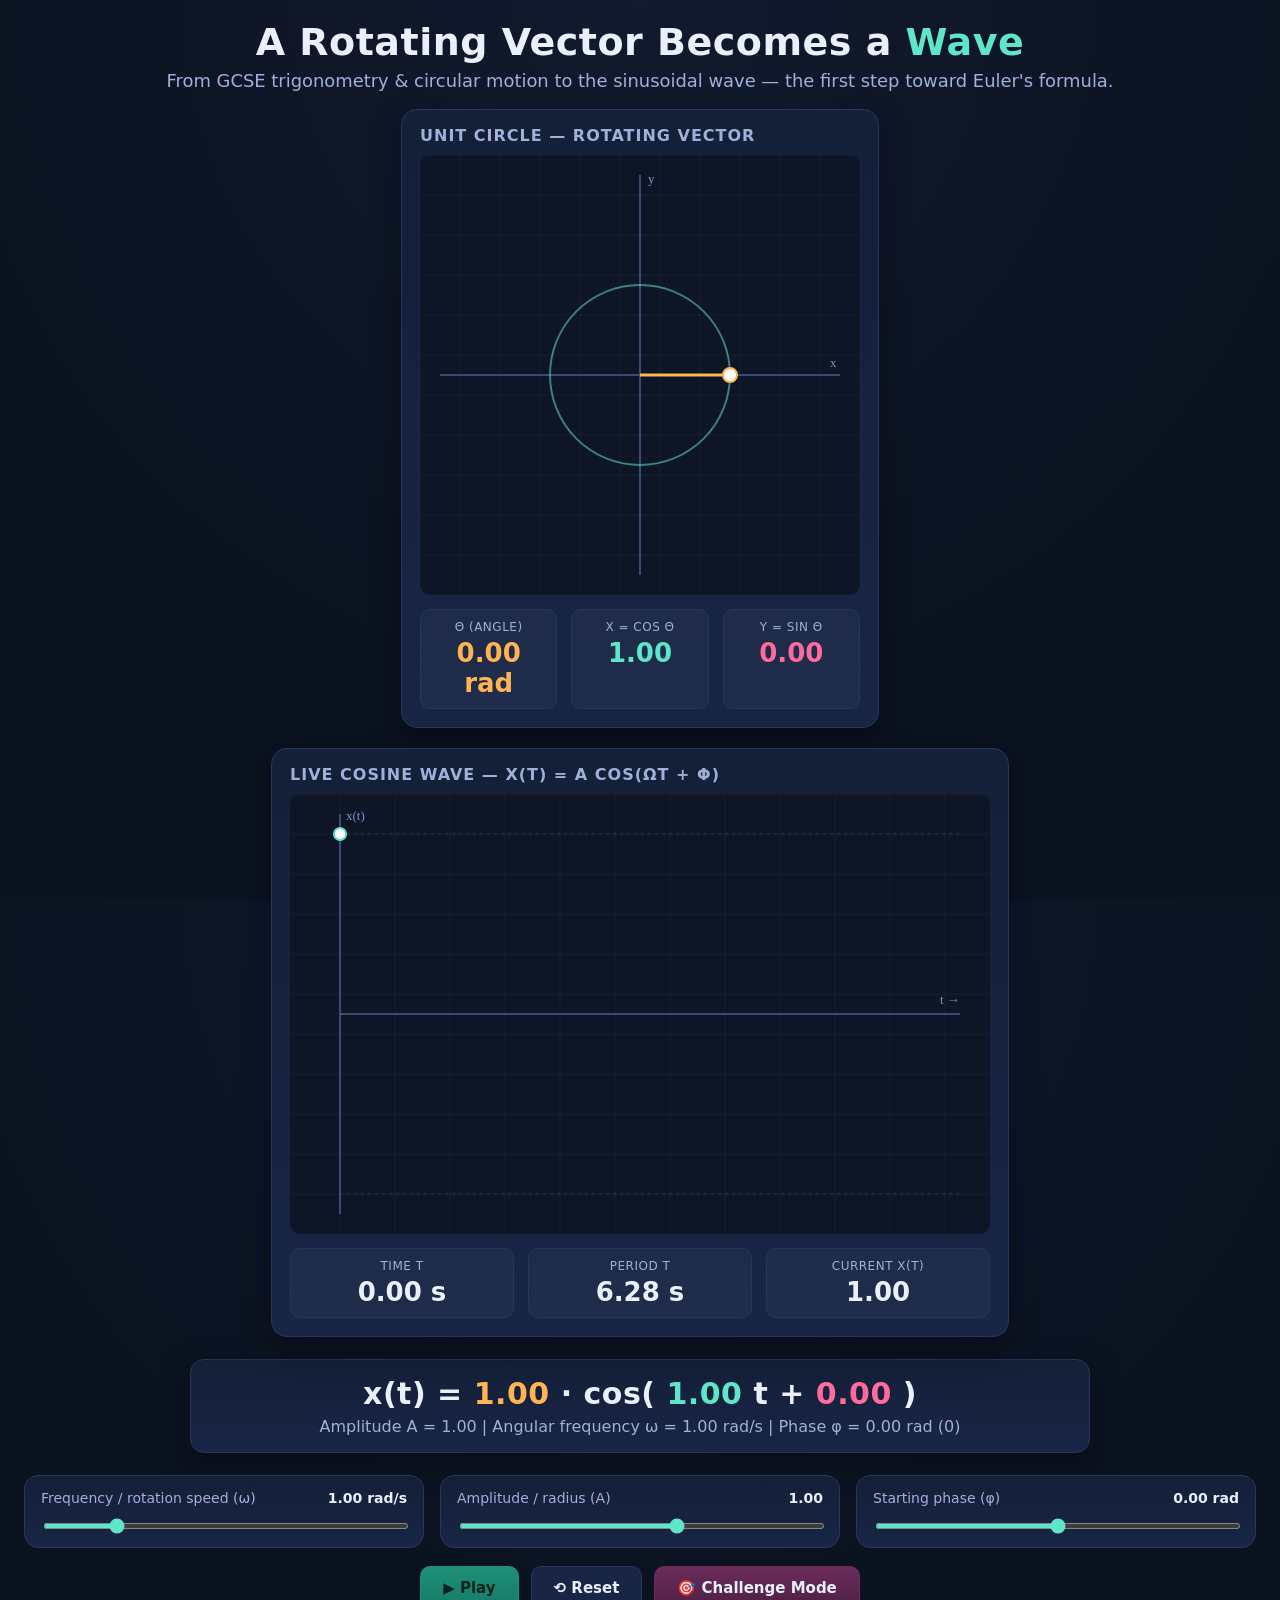
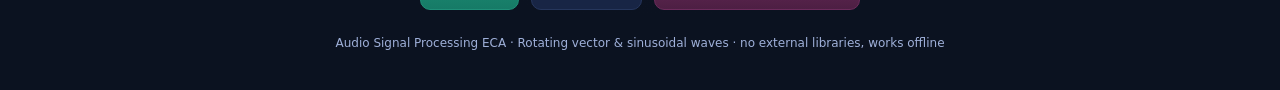
<file: rotating_vector_wave_demo.html>
<!DOCTYPE html>
<html lang="en">
<head>
<meta charset="UTF-8">
<meta name="viewport" content="width=device-width, initial-scale=1.0">
<title>A Rotating Vector Becomes a Wave</title>
<style>
  :root{
    --bg-0:#0b1220;
    --bg-1:#111a2e;
    --panel:#141f38;
    --panel-2:#182545;
    --border:#26365c;
    --text:#eaf0ff;
    --text-dim:#9fb0d9;
    --accent:#5ee6c9;
    --accent-2:#ffb454;
    --accent-3:#ff6b9d;
    --grid:#22315a;
    --axis:#4a5c8f;
  }
  *{box-sizing:border-box;}
  html,body{
    margin:0; padding:0; height:100%;
    background:radial-gradient(circle at 50% 0%, var(--bg-1), var(--bg-0) 65%);
    color:var(--text);
    font-family:'Segoe UI', system-ui, -apple-system, Roboto, Helvetica, Arial, sans-serif;
  }
  .wrap{
    max-width:1400px;
    margin:0 auto;
    padding:20px 24px 40px;
  }
  header{
    text-align:center;
    margin-bottom:18px;
  }
  header h1{
    font-size:clamp(24px, 3vw, 38px);
    margin:0 0 6px 0;
    letter-spacing:0.5px;
  }
  header h1 span{ color:var(--accent); }
  header p{
    margin:0;
    color:var(--text-dim);
    font-size:clamp(14px, 1.4vw, 18px);
  }

  .panels{
    display:flex;
    gap:20px;
    flex-wrap:wrap;
    justify-content:center;
    align-items:flex-start;
    margin-top:10px;
  }
  .panel{
    background:linear-gradient(180deg, var(--panel), var(--panel-2));
    border:1px solid var(--border);
    border-radius:16px;
    padding:16px 18px 18px;
    box-shadow:0 10px 30px rgba(0,0,0,0.35);
    position:relative;
  }
  .panel h2{
    margin:0 0 10px 0;
    font-size:16px;
    font-weight:600;
    color:var(--text-dim);
    text-transform:uppercase;
    letter-spacing:1px;
  }
  canvas{
    display:block;
    border-radius:10px;
    background:#0d1526;
  }

  .readout-row{
    display:flex;
    gap:14px;
    margin-top:14px;
    flex-wrap:wrap;
  }
  .stat{
    flex:1;
    min-width:100px;
    background:rgba(255,255,255,0.03);
    border:1px solid var(--border);
    border-radius:10px;
    padding:10px 12px;
    text-align:center;
  }
  .stat .label{
    font-size:12px;
    color:var(--text-dim);
    text-transform:uppercase;
    letter-spacing:0.5px;
    margin-bottom:4px;
  }
  .stat .value{
    font-size:clamp(18px, 2.2vw, 26px);
    font-weight:700;
    font-variant-numeric:tabular-nums;
  }
  .stat.theta .value{ color:var(--accent-2); }
  .stat.x .value{ color:var(--accent); }
  .stat.y .value{ color:var(--accent-3); }

  .overlay{
    position:absolute;
    inset:16px;
    top:48px;
    background:rgba(9,14,28,0.92);
    border-radius:12px;
    display:none;
    flex-direction:column;
    align-items:center;
    justify-content:center;
    text-align:center;
    padding:24px;
    z-index:5;
    backdrop-filter: blur(2px);
  }
  .overlay.active{ display:flex; }
  .overlay h3{
    margin:0 0 12px 0;
    color:var(--accent-2);
    font-size:20px;
  }
  .overlay .challenge-eq{
    font-size:clamp(18px,2.2vw,26px);
    font-weight:700;
    background:rgba(255,255,255,0.05);
    border:1px solid var(--border);
    border-radius:10px;
    padding:12px 18px;
    margin:10px 0 16px 0;
  }
  .overlay p.hint{
    color:var(--text-dim);
    max-width:420px;
    margin:0 0 18px 0;
    font-size:14px;
  }

  .equation-bar{
    text-align:center;
    margin:22px auto 0;
    max-width:900px;
    background:linear-gradient(180deg, var(--panel), var(--panel-2));
    border:1px solid var(--border);
    border-radius:14px;
    padding:16px 20px;
    box-shadow:0 10px 30px rgba(0,0,0,0.35);
  }
  .equation-bar .eq-template{
    font-size:clamp(20px, 2.6vw, 30px);
    font-weight:700;
    letter-spacing:0.5px;
  }
  .equation-bar .eq-template .A{ color:var(--accent-2); }
  .equation-bar .eq-template .w{ color:var(--accent); }
  .equation-bar .eq-template .p{ color:var(--accent-3); }
  .equation-bar .eq-values{
    margin-top:6px;
    color:var(--text-dim);
    font-size:clamp(13px, 1.4vw, 16px);
    font-variant-numeric:tabular-nums;
  }

  .controls{
    margin-top:22px;
    display:grid;
    grid-template-columns:repeat(auto-fit, minmax(220px, 1fr));
    gap:16px;
    max-width:1400px;
  }
  .control{
    background:linear-gradient(180deg, var(--panel), var(--panel-2));
    border:1px solid var(--border);
    border-radius:14px;
    padding:14px 16px;
  }
  .control label{
    display:flex;
    justify-content:space-between;
    font-size:14px;
    color:var(--text-dim);
    margin-bottom:8px;
  }
  .control label b{ color:var(--text); font-weight:600; }
  .control input[type=range]{
    width:100%;
    accent-color:var(--accent);
    height:6px;
  }

  .buttons-row{
    margin-top:18px;
    display:flex;
    gap:12px;
    justify-content:center;
    flex-wrap:wrap;
  }
  button{
    font-family:inherit;
    font-size:15px;
    font-weight:600;
    padding:12px 22px;
    border-radius:10px;
    border:1px solid var(--border);
    background:var(--panel-2);
    color:var(--text);
    cursor:pointer;
    transition:transform 0.08s ease, background 0.15s ease, border-color 0.15s ease;
  }
  button:hover{ transform:translateY(-1px); border-color:var(--accent); }
  button:active{ transform:translateY(0px) scale(0.98); }
  button.primary{
    background:linear-gradient(180deg, #1f8f78, #167a66);
    border-color:#1f8f78;
    color:#06231d;
  }
  button.primary b{color:#06231d;}
  button.warn{
    background:linear-gradient(180deg, #7a4a1f, #5c3714);
    border-color:#7a4a1f;
  }
  button.challenge{
    background:linear-gradient(180deg, #6b2c5c, #4d1f43);
    border-color:#6b2c5c;
  }
  button.reveal{
    background:linear-gradient(180deg, #b6892a, #8a6620);
    border-color:#b6892a;
  }

  footer{
    text-align:center;
    color:var(--text-dim);
    font-size:12px;
    margin-top:26px;
  }

  @media (max-width:900px){
    .panels{ flex-direction:column; align-items:center; }
  }
</style>
</head>
<body>
<div class="wrap">

  <header>
    <h1>A Rotating Vector Becomes a <span>Wave</span></h1>
    <p>From GCSE trigonometry &amp; circular motion to the sinusoidal wave — the first step toward Euler's formula.</p>
  </header>

  <div class="panels">

    <div class="panel" id="circlePanel">
      <h2>Unit Circle — Rotating Vector</h2>
      <canvas id="circleCanvas" width="440" height="440"></canvas>
      <div class="readout-row">
        <div class="stat theta">
          <div class="label">θ (angle)</div>
          <div class="value" id="thetaVal">0.00 rad</div>
        </div>
        <div class="stat x">
          <div class="label">x = cos θ</div>
          <div class="value" id="xVal">1.00</div>
        </div>
        <div class="stat y">
          <div class="label">y = sin θ</div>
          <div class="value" id="yVal">0.00</div>
        </div>
      </div>
      <div class="overlay" id="circleOverlay">
        <h3>Challenge Mode</h3>
        <div class="challenge-eq" id="challengeEq">x(t) = 1.5 cos(2t + 0.79)</div>
        <p class="hint">Sketch or picture the wave this rotating vector will trace: how tall, how fast, and where does it start? Press <b>Reveal</b> when ready.</p>
        <button class="reveal" id="revealBtn">Reveal ▶</button>
      </div>
    </div>

    <div class="panel" id="wavePanel">
      <h2>Live Cosine Wave — x(t) = A cos(ωt + φ)</h2>
      <canvas id="waveCanvas" width="700" height="440"></canvas>
      <div class="readout-row">
        <div class="stat">
          <div class="label">Time t</div>
          <div class="value" id="tVal">0.00 s</div>
        </div>
        <div class="stat">
          <div class="label">Period T</div>
          <div class="value" id="periodVal">6.28 s</div>
        </div>
        <div class="stat">
          <div class="label">Current x(t)</div>
          <div class="value" id="waveVal">1.00</div>
        </div>
      </div>
      <div class="overlay" id="waveOverlay">
        <p style="color:var(--text-dim); font-size:15px;">Wave hidden until you reveal it.</p>
      </div>
    </div>

  </div>

  <div class="equation-bar">
    <div class="eq-template">
      x(t) = <span class="A" id="eqA">1.0</span> · cos( <span class="w" id="eqW">1.0</span> t + <span class="p" id="eqP">0.00</span> )
    </div>
    <div class="eq-values" id="eqValues">Amplitude A = 1.0 &nbsp;|&nbsp; Angular frequency ω = 1.0 rad/s &nbsp;|&nbsp; Phase φ = 0.00 rad</div>
  </div>

  <div class="controls">
    <div class="control">
      <label>Frequency / rotation speed (ω) <b id="wLabel">1.0 rad/s</b></label>
      <input type="range" id="wSlider" min="0.3" max="4" step="0.05" value="1.0">
    </div>
    <div class="control">
      <label>Amplitude / radius (A) <b id="aLabel">1.0</b></label>
      <input type="range" id="aSlider" min="0.4" max="1.4" step="0.05" value="1.0">
    </div>
    <div class="control">
      <label>Starting phase (φ) <b id="pLabel">0.00 rad</b></label>
      <input type="range" id="pSlider" min="-3.1416" max="3.1416" step="0.0175" value="0">
    </div>
  </div>

  <div class="buttons-row">
    <button class="primary" id="playBtn"><b>▶ Play</b></button>
    <button id="resetBtn">⟲ Reset</button>
    <button class="challenge" id="challengeBtn">🎯 Challenge Mode</button>
    <button class="warn" id="newChallengeBtn" style="display:none;">🔀 New Challenge</button>
  </div>

  <footer>Audio Signal Processing ECA &middot; Rotating vector &amp; sinusoidal waves &middot; no external libraries, works offline</footer>

</div>

<script>
(function(){
  "use strict";

  // ---------- state ----------
  const state = {
    t: 0,
    running: false,
    omega: 1.0,
    amplitude: 1.0,
    phase: 0.0,
    challengeMode: false,
    revealed: false,
    lastFrameTime: null
  };

  // ---------- DOM ----------
  const circleCanvas = document.getElementById('circleCanvas');
  const waveCanvas   = document.getElementById('waveCanvas');
  const cctx = circleCanvas.getContext('2d');
  const wctx = waveCanvas.getContext('2d');

  const thetaVal = document.getElementById('thetaVal');
  const xVal = document.getElementById('xVal');
  const yVal = document.getElementById('yVal');
  const tVal = document.getElementById('tVal');
  const periodVal = document.getElementById('periodVal');
  const waveVal = document.getElementById('waveVal');

  const eqA = document.getElementById('eqA');
  const eqW = document.getElementById('eqW');
  const eqP = document.getElementById('eqP');
  const eqValues = document.getElementById('eqValues');

  const wSlider = document.getElementById('wSlider');
  const aSlider = document.getElementById('aSlider');
  const pSlider = document.getElementById('pSlider');
  const wLabel = document.getElementById('wLabel');
  const aLabel = document.getElementById('aLabel');
  const pLabel = document.getElementById('pLabel');

  const playBtn = document.getElementById('playBtn');
  const resetBtn = document.getElementById('resetBtn');
  const challengeBtn = document.getElementById('challengeBtn');
  const newChallengeBtn = document.getElementById('newChallengeBtn');
  const revealBtn = document.getElementById('revealBtn');

  const circleOverlay = document.getElementById('circleOverlay');
  const waveOverlay = document.getElementById('waveOverlay');
  const challengeEq = document.getElementById('challengeEq');

  // ---------- helpers ----------
  function fmt(n, d){ return Number(n).toFixed(d===undefined?2:d); }

  function phaseAsFraction(phi){
    // pretty-print common phase values as fractions of pi
    const pi = Math.PI;
    const ratio = phi / pi;
    const known = [
      [0,'0'], [0.5,'π/2'], [-0.5,'-π/2'], [1,'π'], [-1,'-π'],
      [0.25,'π/4'], [-0.25,'-π/4'], [1/3,'π/3'], [-1/3,'-π/3']
    ];
    for (const [r, label] of known){
      if (Math.abs(ratio - r) < 0.01) return label;
    }
    return fmt(phi,2) + ' rad';
  }

  function syncSliderLabels(){
    wLabel.textContent = fmt(state.omega,2) + ' rad/s';
    aLabel.textContent = fmt(state.amplitude,2);
    pLabel.textContent = fmt(state.phase,2) + ' rad';
    eqA.textContent = fmt(state.amplitude,2);
    eqW.textContent = fmt(state.omega,2);
    eqP.textContent = fmt(state.phase,2);
    eqValues.textContent =
      'Amplitude A = ' + fmt(state.amplitude,2) +
      '  |  Angular frequency ω = ' + fmt(state.omega,2) + ' rad/s' +
      '  |  Phase φ = ' + fmt(state.phase,2) + ' rad (' + phaseAsFraction(state.phase) + ')';
    periodVal.textContent = fmt(2*Math.PI/state.omega, 2) + ' s';
  }

  // ---------- drawing: unit circle ----------
  function drawCircle(){
    const W = circleCanvas.width, H = circleCanvas.height;
    cctx.clearRect(0,0,W,H);

    const cx = W/2, cy = H/2;
    const baseRadius = 90;
    const R = baseRadius * state.amplitude;

    const theta = state.omega * state.t + state.phase;
    const x = Math.cos(theta);
    const y = Math.sin(theta);

    // px position (canvas y grows downward, so flip y)
    const px = cx + R * x;
    const py = cy - R * y;

    // grid
    cctx.strokeStyle = 'rgba(255,255,255,0.04)';
    cctx.lineWidth = 1;
    for (let gx = 0; gx <= W; gx += 40){
      cctx.beginPath(); cctx.moveTo(gx,0); cctx.lineTo(gx,H); cctx.stroke();
    }
    for (let gy = 0; gy <= H; gy += 40){
      cctx.beginPath(); cctx.moveTo(0,gy); cctx.lineTo(W,gy); cctx.stroke();
    }

    // axes
    cctx.strokeStyle = 'var(--axis)';
    cctx.strokeStyle = '#4a5c8f';
    cctx.lineWidth = 1.5;
    cctx.beginPath(); cctx.moveTo(20,cy); cctx.lineTo(W-20,cy); cctx.stroke();
    cctx.beginPath(); cctx.moveTo(cx,20); cctx.lineTo(cx,H-20); cctx.stroke();
    cctx.fillStyle = '#7f93c9';
    cctx.font = '13px Segoe UI';
    cctx.fillText('x', W-30, cy-8);
    cctx.fillText('y', cx+8, 28);

    // fixed max circle (radius reference at amplitude 1) — dim
    cctx.strokeStyle = 'rgba(255,255,255,0.08)';
    cctx.lineWidth = 1;
    cctx.beginPath();
    cctx.arc(cx, cy, baseRadius, 0, Math.PI*2);
    cctx.stroke();

    // actual circle (current radius)
    cctx.strokeStyle = 'rgba(94,230,201,0.5)';
    cctx.lineWidth = 2;
    cctx.beginPath();
    cctx.arc(cx, cy, R, 0, Math.PI*2);
    cctx.stroke();

    // dashed projection: vertical drop to x-axis (shows x = cos θ)
    cctx.save();
    cctx.setLineDash([6,5]);
    cctx.strokeStyle = 'rgba(94,230,201,0.85)';
    cctx.lineWidth = 2;
    cctx.beginPath();
    cctx.moveTo(px, py);
    cctx.lineTo(px, cy);
    cctx.stroke();

    // dashed projection: horizontal drop to y-axis (shows y = sin θ), dimmer
    cctx.strokeStyle = 'rgba(255,107,157,0.5)';
    cctx.lineWidth = 1.5;
    cctx.beginPath();
    cctx.moveTo(px, py);
    cctx.lineTo(cx, py);
    cctx.stroke();
    cctx.restore();

    // marker on x-axis showing x-value
    cctx.fillStyle = '#5ee6c9';
    cctx.beginPath();
    cctx.arc(px, cy, 5, 0, Math.PI*2);
    cctx.fill();

    // radius vector
    cctx.strokeStyle = '#ffb454';
    cctx.lineWidth = 3;
    cctx.beginPath();
    cctx.moveTo(cx, cy);
    cctx.lineTo(px, py);
    cctx.stroke();

    // rotating point
    cctx.fillStyle = '#ffffff';
    cctx.beginPath();
    cctx.arc(px, py, 7, 0, Math.PI*2);
    cctx.fill();
    cctx.strokeStyle = '#ffb454';
    cctx.lineWidth = 2;
    cctx.stroke();

    // theta arc
    cctx.strokeStyle = 'rgba(255,180,84,0.7)';
    cctx.lineWidth = 2;
    cctx.beginPath();
    cctx.arc(cx, cy, 30, -theta, 0, theta > 0);
    cctx.stroke();

    return { px, py, cx, cy, x, y, theta, R };
  }

  // ---------- drawing: wave graph ----------
  function drawWave(circleInfo){
    const W = waveCanvas.width, H = waveCanvas.height;
    wctx.clearRect(0,0,W,H);

    const marginL = 50, marginR = 30;
    const midY = H/2;
    const pxPerSec = 55; // horizontal scale
    const window = (W - marginL - marginR) / pxPerSec; // seconds visible
    const t0 = Math.max(0, state.t - window);
    const baseAmpPx = (H/2 - 40);

    // grid
    wctx.strokeStyle = 'rgba(255,255,255,0.04)';
    wctx.lineWidth = 1;
    for (let gx = marginL; gx <= W-marginR; gx += pxPerSec){
      wctx.beginPath(); wctx.moveTo(gx,0); wctx.lineTo(gx,H); wctx.stroke();
    }
    for (let gy = 0; gy <= H; gy += 40){
      wctx.beginPath(); wctx.moveTo(0,gy); wctx.lineTo(W,gy); wctx.stroke();
    }

    // axes
    wctx.strokeStyle = '#4a5c8f';
    wctx.lineWidth = 1.5;
    wctx.beginPath(); wctx.moveTo(marginL, midY); wctx.lineTo(W-marginR, midY); wctx.stroke();
    wctx.beginPath(); wctx.moveTo(marginL, 20); wctx.lineTo(marginL, H-20); wctx.stroke();
    wctx.fillStyle = '#7f93c9';
    wctx.font = '13px Segoe UI';
    wctx.fillText('t →', W-marginR-20, midY-10);
    wctx.fillText('x(t)', marginL+6, 26);

    // amplitude reference lines
    wctx.strokeStyle = 'rgba(255,255,255,0.08)';
    wctx.setLineDash([3,4]);
    wctx.beginPath();
    wctx.moveTo(marginL, midY - baseAmpPx*state.amplitude); wctx.lineTo(W-marginR, midY - baseAmpPx*state.amplitude);
    wctx.moveTo(marginL, midY + baseAmpPx*state.amplitude); wctx.lineTo(W-marginR, midY + baseAmpPx*state.amplitude);
    wctx.stroke();
    wctx.setLineDash([]);

    // curve
    wctx.strokeStyle = '#5ee6c9';
    wctx.lineWidth = 3;
    wctx.beginPath();
    let first = true;
    const step = 1/240;
    for (let tau = t0; tau <= state.t + 1e-9; tau += step){
      const val = state.amplitude * Math.cos(state.omega*tau + state.phase);
      const cxp = marginL + (tau - t0) * pxPerSec;
      const cyp = midY - val * baseAmpPx;
      if (first){ wctx.moveTo(cxp, cyp); first = false; }
      else wctx.lineTo(cxp, cyp);
    }
    wctx.stroke();

    // current point
    const curVal = state.amplitude * Math.cos(state.omega*state.t + state.phase);
    const curX = marginL + (state.t - t0) * pxPerSec;
    const curY = midY - curVal * baseAmpPx;
    wctx.fillStyle = '#ffffff';
    wctx.beginPath();
    wctx.arc(curX, curY, 6, 0, Math.PI*2);
    wctx.fill();
    wctx.strokeStyle = '#5ee6c9';
    wctx.lineWidth = 2;
    wctx.stroke();

    waveVal.textContent = fmt(curVal,2);

    // connector guide line from the rotating vector's point to the live wave sample
    // (drawn across the DOM gap using a fixed overlay canvas would need extra plumbing;
    //  instead we draw a short indicator arrow at the edge of each canvas)
    return { curX, curY };
  }

  function drawConnector(){
    // Visual bridge: a short glowing tick at the right edge of the circle panel
    // and left edge of the wave panel, pulsing together, to cue "same value, same instant".
  }

  // ---------- main loop ----------
  function render(){
    const info = drawCircle();
    drawWave(info);

    const theta = state.omega*state.t + state.phase;
    thetaVal.textContent = fmt(theta,2) + ' rad';
    xVal.textContent = fmt(Math.cos(theta),2);
    yVal.textContent = fmt(Math.sin(theta),2);
    tVal.textContent = fmt(state.t,2) + ' s';
  }

  function tick(now){
    if (state.lastFrameTime === null) state.lastFrameTime = now;
    const dt = (now - state.lastFrameTime) / 1000;
    state.lastFrameTime = now;

    if (state.running){
      state.t += dt;
    }
    render();
    requestAnimationFrame(tick);
  }

  // ---------- controls ----------
  function setPlaying(playing){
    state.running = playing;
    playBtn.innerHTML = playing ? '<b>⏸ Pause</b>' : '<b>▶ Play</b>';
  }

  playBtn.addEventListener('click', () => setPlaying(!state.running));

  resetBtn.addEventListener('click', () => {
    state.t = 0;
    setPlaying(false);
    render();
  });

  wSlider.addEventListener('input', () => {
    state.omega = parseFloat(wSlider.value);
    syncSliderLabels();
  });
  aSlider.addEventListener('input', () => {
    state.amplitude = parseFloat(aSlider.value);
    syncSliderLabels();
  });
  pSlider.addEventListener('input', () => {
    state.phase = parseFloat(pSlider.value);
    syncSliderLabels();
  });

  // ---------- challenge mode ----------
  const challengeOptions = {
    omega: [0.5, 1, 1.5, 2, 3],
    amplitude: [0.5, 0.8, 1.0, 1.2, 1.4],
    phase: [0, Math.PI/4, Math.PI/2, Math.PI, -Math.PI/2, -Math.PI/4]
  };

  function pick(arr){ return arr[Math.floor(Math.random()*arr.length)]; }

  function newChallenge(){
    const w = pick(challengeOptions.omega);
    const a = pick(challengeOptions.amplitude);
    const p = pick(challengeOptions.phase);

    state.omega = w;
    state.amplitude = a;
    state.phase = p;
    wSlider.value = w;
    aSlider.value = a;
    pSlider.value = p;
    syncSliderLabels();

    challengeEq.textContent = 'x(t) = ' + fmt(a,2) + ' cos(' + fmt(w,2) + 't + ' + phaseAsFraction(p) + ')';

    state.t = 0;
    setPlaying(false);
    state.revealed = false;
    circleOverlay.classList.add('active');
    waveOverlay.classList.add('active');
    render();
  }

  function enterChallenge(){
    state.challengeMode = true;
    challengeBtn.style.display = 'none';
    newChallengeBtn.style.display = 'inline-block';
    wSlider.disabled = true;
    aSlider.disabled = true;
    pSlider.disabled = true;
    newChallenge();
  }

  function exitChallenge(){
    state.challengeMode = false;
    challengeBtn.style.display = 'inline-block';
    newChallengeBtn.style.display = 'none';
    wSlider.disabled = false;
    aSlider.disabled = false;
    pSlider.disabled = false;
    circleOverlay.classList.remove('active');
    waveOverlay.classList.remove('active');
    setPlaying(false);
    state.t = 0;
    render();
  }

  challengeBtn.addEventListener('click', enterChallenge);
  newChallengeBtn.addEventListener('click', newChallenge);

  revealBtn.addEventListener('click', () => {
    state.revealed = true;
    circleOverlay.classList.remove('active');
    waveOverlay.classList.remove('active');
    state.t = 0;
    setPlaying(true);
  });

  // long-press / double-click on challenge button area to fully exit challenge mode
  newChallengeBtn.addEventListener('dblclick', exitChallenge);
  challengeBtn.title = 'Enter challenge mode';
  newChallengeBtn.title = 'Get a new random challenge (double-click to exit challenge mode)';

  // ---------- init ----------
  syncSliderLabels();
  render();
  requestAnimationFrame(tick);

})();
</script>
</body>
</html>
</file>
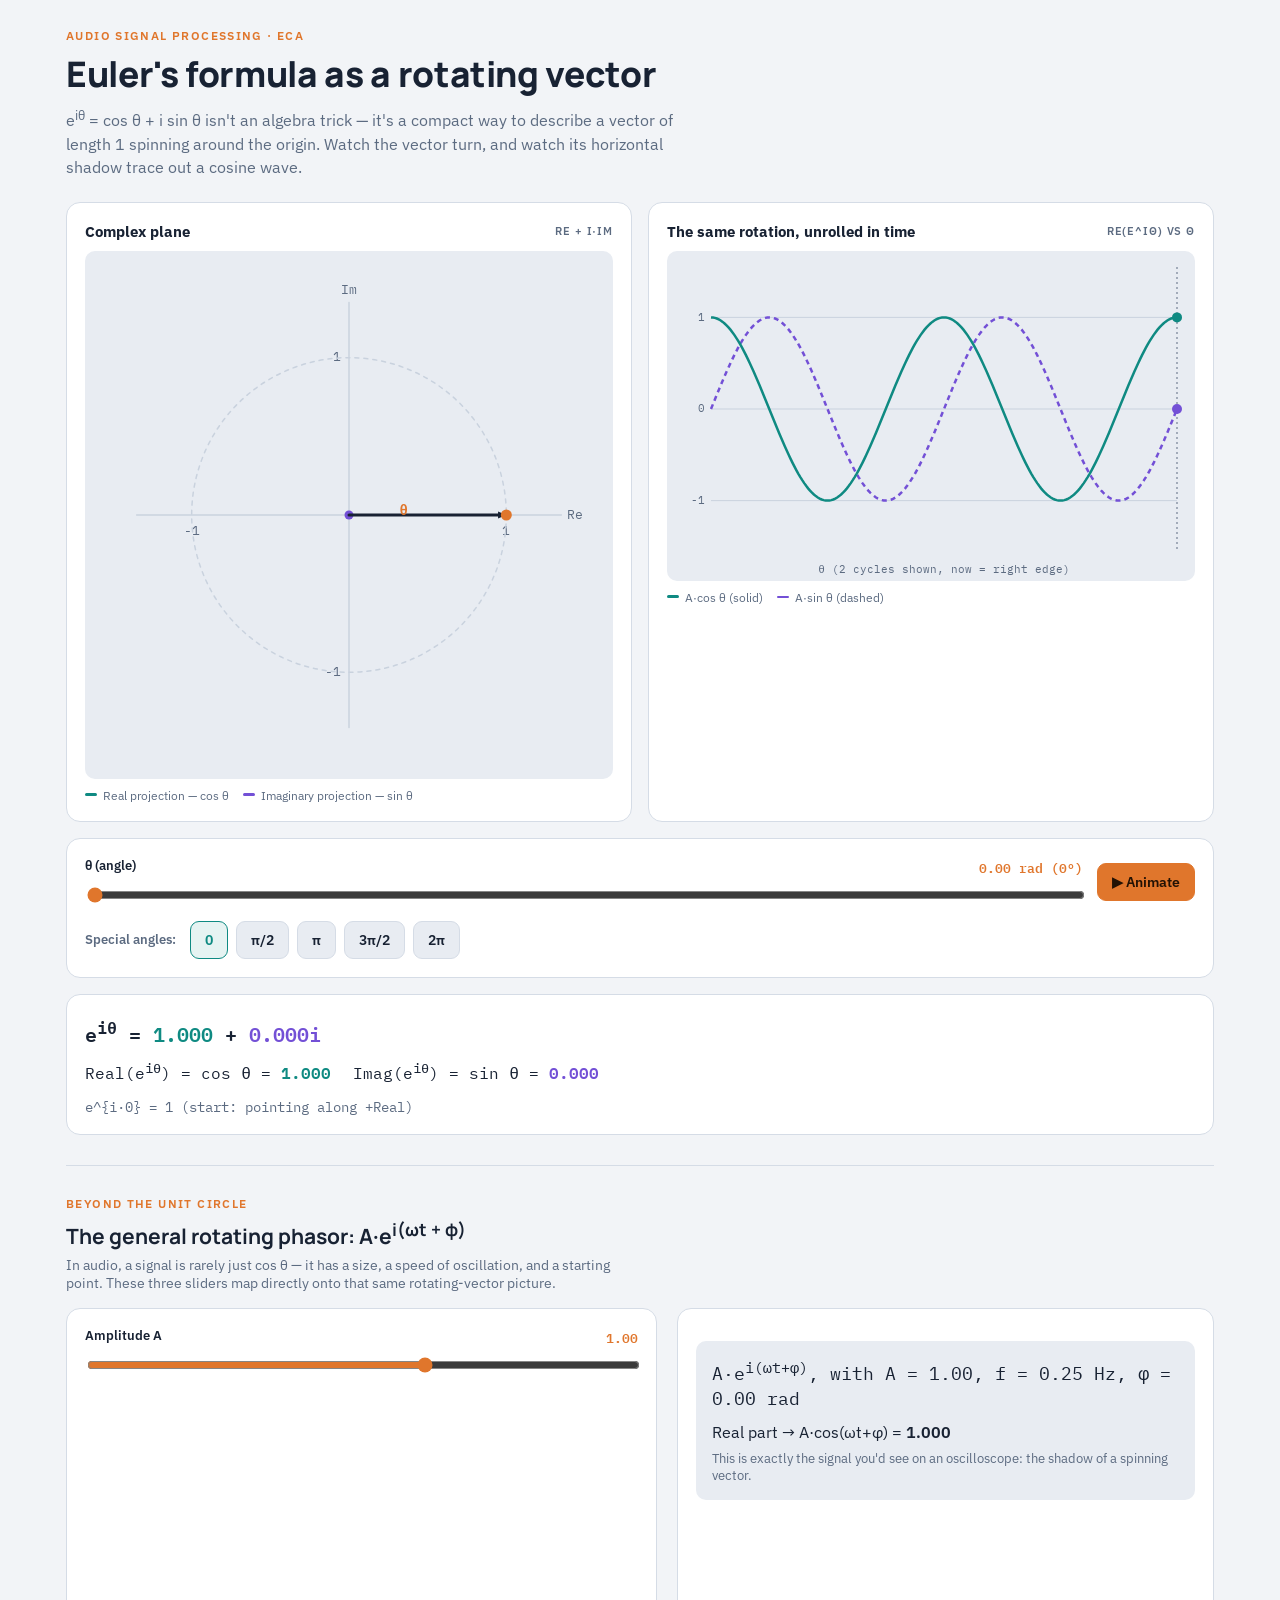
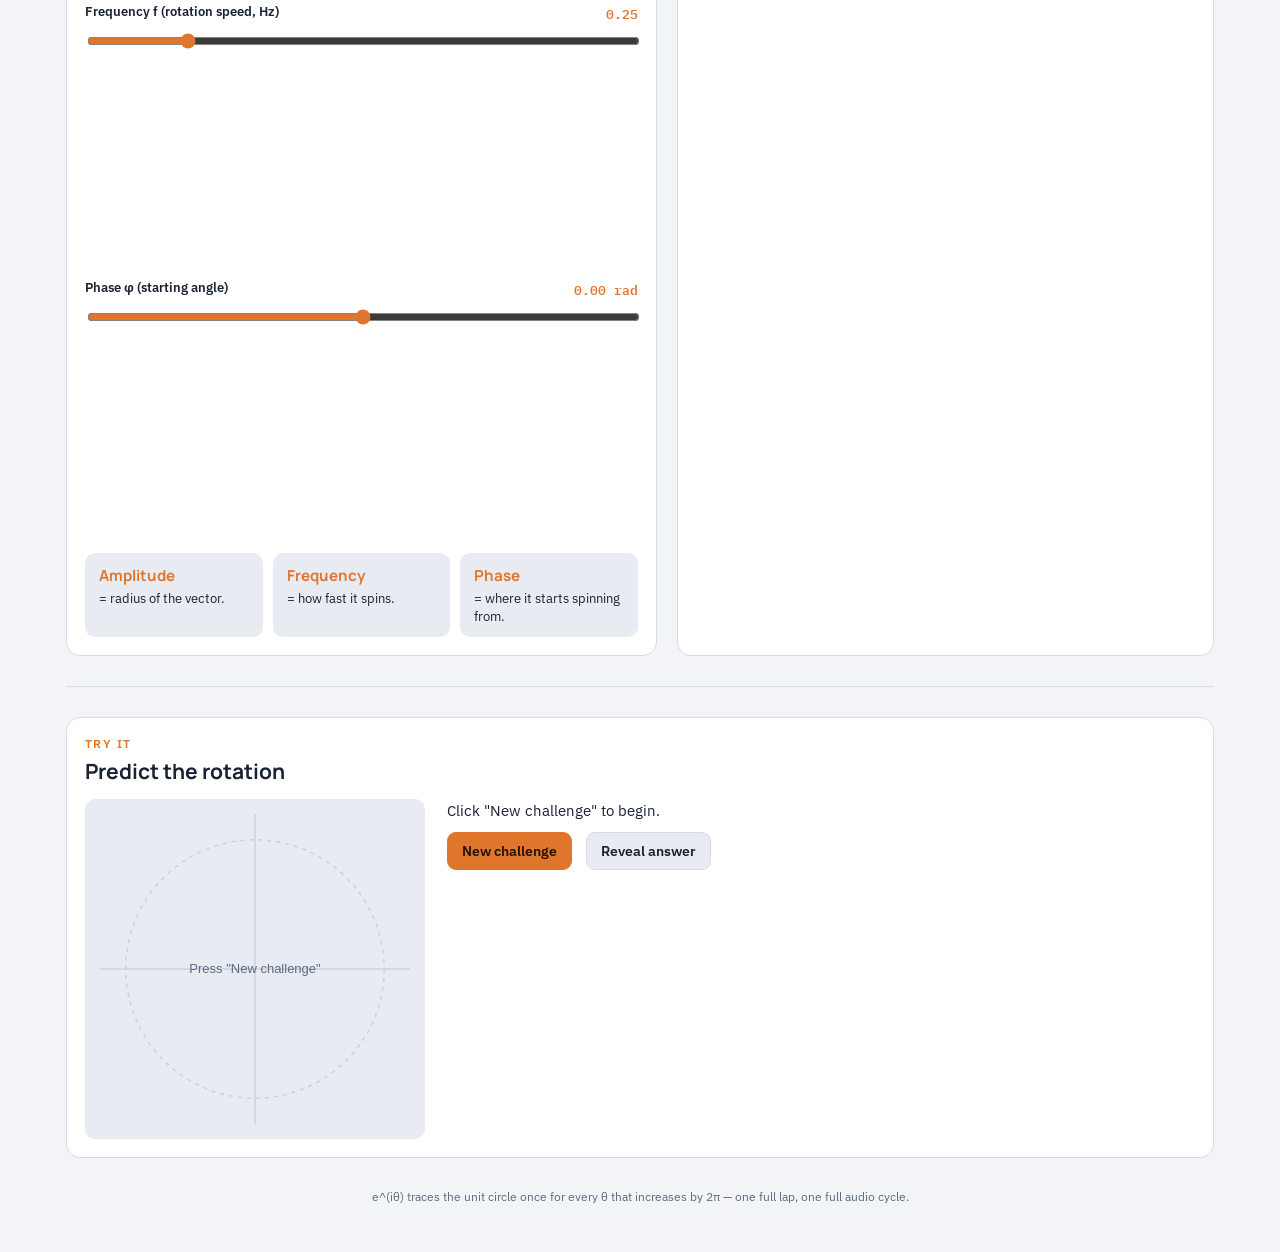
<file: lessons/02-Euler's_formula_and_dft/Euler's Rotating Vector.html>
<!doctype html><html><head><meta charset=utf8><meta name=viewport content="width=device-width,initial-scale=1,viewport-fit=cover"><style>:root{color-scheme:light;box-sizing:border-box;padding-top:env(safe-area-inset-top,0px);padding-bottom:env(safe-area-inset-bottom,0px)}html{scroll-padding-top:env(safe-area-inset-top,0px)}body{margin:0;padding:0;font:14px -apple-system,BlinkMacSystemFont,sans-serif;background:#faf9f5;color:#141413}img{max-width:100%}[hidden]:not([hidden=until-found i]){display:none!important}</style></head><body>
<title>Euler's Rotating Vector</title>
<style>
  @import url('https://fonts.googleapis.com/css2?family=Manrope:wght@500;700;800&family=IBM+Plex+Sans:wght@400;500;600&family=IBM+Plex+Mono:wght@400;500;600&display=swap');

  :root{
    --bg:#f2f4f7;
    --surface:#ffffff;
    --surface-2:#e8ecf2;
    --ink:#182233;
    --muted:#5c6b81;
    --grid:#c9d2de;
    --line:#d5dce6;
    --real:#0f8a82;
    --real-soft:#0f8a821a;
    --imag:#7350d6;
    --imag-soft:#7350d61a;
    --accent:#e0762c;
    --good:#1a8a4a;
    --bad:#c2410c;
    color-scheme: light;
  }
  @media (prefers-color-scheme: dark){
    :root:not([data-theme="light"]){
      --bg:#0e131c;
      --surface:#161d2a;
      --surface-2:#1d2636;
      --ink:#e7ecf5;
      --muted:#93a1b8;
      --grid:#2b3548;
      --line:#28324450;
      --real:#4fd8ce;
      --real-soft:#4fd8ce1f;
      --imag:#b09bff;
      --imag-soft:#b09bff1f;
      --accent:#f0a35f;
      --good:#4ade80;
      --bad:#f2775c;
      color-scheme: dark;
    }
  }
  :root[data-theme="dark"]{
    --bg:#0e131c;
    --surface:#161d2a;
    --surface-2:#1d2636;
    --ink:#e7ecf5;
    --muted:#93a1b8;
    --grid:#2b3548;
    --line:#28324450;
    --real:#4fd8ce;
    --real-soft:#4fd8ce1f;
    --imag:#b09bff;
    --imag-soft:#b09bff1f;
    --accent:#f0a35f;
    --good:#4ade80;
    --bad:#f2775c;
    color-scheme: dark;
  }

  *{ box-sizing:border-box; }
  body{
    background: var(--bg);
    color: var(--ink);
    font-family:'IBM Plex Sans', system-ui, sans-serif;
    padding-inline: 16px;
    padding-block: 28px 48px;
    max-width: 1180px;
    margin-inline: auto;
  }
  h1,h2,h3{ font-family:'Manrope', system-ui, sans-serif; text-wrap: balance; margin: 0; }
  .mono{ font-family:'IBM Plex Mono', ui-monospace, monospace; font-variant-numeric: tabular-nums; }

  header.top{ margin-block-end: 22px; }
  header.top h1{ font-size: clamp(1.5rem, 1.1rem + 1.6vw, 2.2rem); font-weight:800; letter-spacing:-0.01em; }
  header.top p{ color: var(--muted); max-width: 62ch; margin-block-start:8px; font-size:0.98rem; line-height:1.5; }
  .eyebrow{ text-transform:uppercase; letter-spacing:0.12em; font-size:0.72rem; font-weight:600; color: var(--accent); margin-bottom:6px; }

  .card{
    background: var(--surface);
    border: 1px solid var(--line);
    border-radius: 14px;
    padding: 18px;
  }

  .grid-two{
    display:grid;
    grid-template-columns: 1fr 1fr;
    gap: 16px;
  }
  @media (max-width: 760px){
    .grid-two{ grid-template-columns: 1fr; }
  }

  .panel-title{ font-size:0.95rem; font-weight:700; margin-bottom:10px; display:flex; align-items:center; justify-content:space-between; gap:8px; }
  .panel-title .tag{ font-size:0.68rem; font-weight:600; color:var(--muted); text-transform:uppercase; letter-spacing:0.08em; }

  canvas{ width:100%; display:block; aspect-ratio: 1/1; border-radius:10px; background: var(--surface-2); }
  #waveCanvas{ aspect-ratio: 16/10; }
  #challengeCanvas{ aspect-ratio: 1/1; cursor: crosshair; max-width:340px; margin-inline:auto; }

  .legend{ display:flex; gap:14px; flex-wrap:wrap; font-size:0.78rem; color:var(--muted); margin-top:8px; }
  .legend span{ display:inline-flex; align-items:center; gap:6px; }
  .swatch{ width:12px; height:3px; border-radius:2px; display:inline-block; }

  .controls-bar{ margin-block:16px; }
  .row{ display:flex; flex-wrap:wrap; align-items:center; gap:14px; }
  .slider-block{ flex:1 1 260px; min-width:220px; }
  .slider-block label{ display:flex; justify-content:space-between; font-size:0.82rem; font-weight:600; margin-bottom:6px; }
  .slider-block label .val{ color: var(--accent); }
  input[type=range]{ width:100%; accent-color: var(--accent); }

  button{
    font-family:'IBM Plex Sans', sans-serif;
    font-weight:600;
    font-size:0.86rem;
    border-radius:9px;
    border:1px solid var(--line);
    background: var(--surface-2);
    color: var(--ink);
    padding:9px 14px;
    cursor:pointer;
  }
  button:hover{ border-color: var(--accent); }
  button:focus-visible{ outline:2px solid var(--accent); outline-offset:2px; }
  button.primary{ background: var(--accent); border-color: var(--accent); color:#231204; }
  button.angle-btn.active{ background: var(--real-soft); border-color: var(--real); color: var(--real); }

  .angle-btns{ display:flex; flex-wrap:wrap; gap:8px; }

  .eq-panel{ margin-block:16px; }
  .eq-row{ display:flex; flex-wrap:wrap; gap:22px; align-items:baseline; }
  .eq-main{ font-size:1.25rem; font-weight:600; }
  .eq-main .im{ color: var(--imag); }
  .eq-main .re{ color: var(--real); }
  .eq-sub{ display:flex; gap:22px; flex-wrap:wrap; font-size:1.02rem; }
  .eq-sub .re{ color: var(--real); font-weight:600; }
  .eq-sub .im{ color: var(--imag); font-weight:600; }

  .divider{ height:1px; background: var(--line); margin-block: 30px; border:0; }

  section.gen{ }
  .gen-grid{ display:grid; grid-template-columns: 1.1fr 1fr; gap:20px; }
  @media (max-width: 820px){ .gen-grid{ grid-template-columns:1fr; } }

  .explain-trio{ display:grid; grid-template-columns:repeat(3,1fr); gap:10px; margin-top:14px; }
  @media (max-width:640px){ .explain-trio{ grid-template-columns:1fr; } }
  .explain-card{ background: var(--surface-2); border-radius:10px; padding:12px 14px; font-size:0.84rem; }
  .explain-card b{ display:block; font-family:'Manrope'; font-size:0.95rem; margin-bottom:3px; }
  .explain-card .re-dot{ color:var(--real); }
  .explain-card .im-dot{ color:var(--imag); }
  .explain-card .ac-dot{ color:var(--accent); }

  .general-eq{ background: var(--surface-2); border-radius:10px; padding:16px; margin-top:14px; font-size:1.15rem; }
  .general-eq .small{ font-size:0.8rem; color:var(--muted); margin-top:8px; font-family:'IBM Plex Sans'; }

  .challenge-wrap{ display:grid; grid-template-columns: 340px 1fr; gap:22px; align-items:start; }
  @media (max-width:720px){ .challenge-wrap{ grid-template-columns:1fr; } }
  .challenge-text p{ margin:0 0 10px; line-height:1.55; font-size:0.95rem; }
  #feedback{ min-height: 1.4em; font-weight:600; margin-top:10px; }
  #feedback.good{ color: var(--good); }
  #feedback.bad{ color: var(--bad); }
  .guess-dot{ }

  footer.note{ margin-top:30px; font-size:0.78rem; color:var(--muted); text-align:center; }
</style>

<header class="top">
  <div class="eyebrow">Audio Signal Processing · ECA</div>
  <h1>Euler's formula as a rotating vector</h1>
  <p>e<sup>iθ</sup> = cos θ + i sin θ isn't an algebra trick — it's a compact way to describe a vector of length 1 spinning around the origin. Watch the vector turn, and watch its horizontal shadow trace out a cosine wave.</p>
</header>

<div class="grid-two">
  <div class="card">
    <div class="panel-title">Complex plane <span class="tag">Re + i·Im</span></div>
    <canvas id="planeCanvas" width="600" height="600" aria-label="Rotating vector on the complex plane"></canvas>
    <div class="legend">
      <span><span class="swatch" style="background:var(--real)"></span>Real projection — cos θ</span>
      <span><span class="swatch" style="background:var(--imag)"></span>Imaginary projection — sin θ</span>
    </div>
  </div>
  <div class="card">
    <div class="panel-title">The same rotation, unrolled in time <span class="tag">Re(e^iθ) vs θ</span></div>
    <canvas id="waveCanvas" width="900" height="560" aria-label="Cosine and sine waves traced by the rotating vector"></canvas>
    <div class="legend">
      <span><span class="swatch" style="background:var(--real)"></span>A·cos θ (solid)</span>
      <span><span class="swatch" style="background:var(--imag);border-top:2px dashed var(--imag);height:0"></span>A·sin θ (dashed)</span>
    </div>
  </div>
</div>

<div class="controls-bar card">
  <div class="row">
    <div class="slider-block">
      <label for="thetaSlider">θ (angle) <span class="val mono" id="thetaVal">0.00 rad (0°)</span></label>
      <input type="range" id="thetaSlider" min="0" max="6.28318530718" step="0.001" value="0">
    </div>
    <button id="playBtn" class="primary">▶ Animate</button>
  </div>
  <div class="row" style="margin-top:14px;">
    <span style="font-size:0.82rem; color:var(--muted); font-weight:600;">Special angles:</span>
    <div class="angle-btns">
      <button class="angle-btn" data-angle="0">0</button>
      <button class="angle-btn" data-angle="1.5707963268">π/2</button>
      <button class="angle-btn" data-angle="3.1415926536">π</button>
      <button class="angle-btn" data-angle="4.7123889804">3π/2</button>
      <button class="angle-btn" data-angle="6.2831853072">2π</button>
    </div>
  </div>
</div>

<div class="eq-panel card">
  <div class="eq-row">
    <div class="eq-main mono">e<sup>iθ</sup> = <span class="re" id="eqCos">1.000</span> + <span class="im" id="eqSin">0.000i</span></div>
  </div>
  <div class="eq-sub mono" style="margin-top:10px;">
    <div>Real(e<sup>iθ</sup>) = cos θ = <span class="re" id="reVal">1.000</span></div>
    <div>Imag(e<sup>iθ</sup>) = sin θ = <span class="im" id="imVal">0.000</span></div>
  </div>
  <div id="specialNote" class="mono" style="margin-top:10px; font-size:0.9rem; color:var(--muted);"></div>
</div>

<hr class="divider">

<section class="gen">
  <div class="eyebrow">Beyond the unit circle</div>
  <h2>The general rotating phasor: A·e<sup>i(ωt + φ)</sup></h2>
  <p style="color:var(--muted); max-width:68ch; margin-top:6px;">In audio, a signal is rarely just cos θ — it has a size, a speed of oscillation, and a starting point. These three sliders map directly onto that same rotating-vector picture.</p>

  <div class="gen-grid" style="margin-top:16px;">
    <div class="card">
      <div class="row" style="flex-direction:column; align-items:stretch; gap:16px;">
        <div class="slider-block">
          <label for="ampSlider">Amplitude A <span class="val mono" id="ampVal">1.00</span></label>
          <input type="range" id="ampSlider" min="0.2" max="1.5" step="0.01" value="1">
        </div>
        <div class="slider-block">
          <label for="freqSlider">Frequency f (rotation speed, Hz) <span class="val mono" id="freqVal">0.25</span></label>
          <input type="range" id="freqSlider" min="0.05" max="1.2" step="0.01" value="0.25">
        </div>
        <div class="slider-block">
          <label for="phaseSlider">Phase φ (starting angle) <span class="val mono" id="phaseVal">0.00 rad</span></label>
          <input type="range" id="phaseSlider" min="-3.14159265" max="3.14159265" step="0.01" value="0">
        </div>
      </div>
      <div class="explain-trio">
        <div class="explain-card"><b class="ac-dot">Amplitude</b>= radius of the vector.</div>
        <div class="explain-card"><b class="ac-dot">Frequency</b>= how fast it spins.</div>
        <div class="explain-card"><b class="ac-dot">Phase</b>= where it starts spinning from.</div>
      </div>
    </div>
    <div class="card">
      <div class="general-eq mono">
        A·e<sup>i(ωt+φ)</sup>, with A = <span id="genA">1.00</span>, f = <span id="genF">0.25</span> Hz, φ = <span id="genPhi">0.00</span> rad
        <div class="small mono" style="font-size:1rem; margin-top:12px; color:var(--ink);">Real part → A·cos(ωt+φ) = <span class="re" id="genReal" style="font-weight:600;">1.00</span></div>
        <div class="small">This is exactly the signal you'd see on an oscilloscope: the shadow of a spinning vector.</div>
      </div>
    </div>
  </div>
</section>

<hr class="divider">

<section class="card">
  <div class="eyebrow">Try it</div>
  <h2>Predict the rotation</h2>
  <div class="challenge-wrap" style="margin-top:14px;">
    <div>
      <canvas id="challengeCanvas" width="400" height="400" aria-label="Click to place your prediction on the unit circle"></canvas>
    </div>
    <div class="challenge-text">
      <p id="challengePrompt">Click "New challenge" to begin.</p>
      <div class="row">
        <button id="newChallengeBtn" class="primary">New challenge</button>
        <button id="revealBtn">Reveal answer</button>
      </div>
      <div id="feedback" class="mono"></div>
    </div>
  </div>
</section>

<footer class="note">e^(iθ) traces the unit circle once for every θ that increases by 2π — one full lap, one full audio cycle.</footer>

<script>
(function(){
  "use strict";

  var TAU = Math.PI * 2;
  var state = {
    angle: 0,
    amplitude: 1,
    freqHz: 0.25,
    phase: 0,
    playing: false
  };
  var lastPhase = 0;

  function fmt(n, d){ return n.toFixed(d==null?3:d); }
  function degrees(rad){ return (rad * 180 / Math.PI); }

  function wrapForDisplay(a){
    var w = a % TAU;
    if (w < 0) w += TAU;
    return w;
  }

  // ---------- DOM refs ----------
  var thetaSlider = document.getElementById('thetaSlider');
  var thetaVal = document.getElementById('thetaVal');
  var playBtn = document.getElementById('playBtn');
  var angleButtons = Array.prototype.slice.call(document.querySelectorAll('.angle-btn'));
  var eqCos = document.getElementById('eqCos');
  var eqSin = document.getElementById('eqSin');
  var reVal = document.getElementById('reVal');
  var imVal = document.getElementById('imVal');
  var specialNote = document.getElementById('specialNote');

  var ampSlider = document.getElementById('ampSlider');
  var ampVal = document.getElementById('ampVal');
  var freqSlider = document.getElementById('freqSlider');
  var freqVal = document.getElementById('freqVal');
  var phaseSlider = document.getElementById('phaseSlider');
  var phaseVal = document.getElementById('phaseVal');
  var genA = document.getElementById('genA');
  var genF = document.getElementById('genF');
  var genPhi = document.getElementById('genPhi');
  var genReal = document.getElementById('genReal');

  var planeCanvas = document.getElementById('planeCanvas');
  var planeCtx = planeCanvas.getContext('2d');
  var waveCanvas = document.getElementById('waveCanvas');
  var waveCtx = waveCanvas.getContext('2d');

  function cssVar(name){
    return getComputedStyle(document.documentElement).getPropertyValue(name).trim();
  }

  // ---------- canvas sizing ----------
  function sizeCanvas(canvas){
    var rect = canvas.getBoundingClientRect();
    var dpr = window.devicePixelRatio || 1;
    var w = Math.max(1, Math.round(rect.width * dpr));
    var h = Math.max(1, Math.round(rect.height * dpr));
    if (canvas.width !== w || canvas.height !== h){
      canvas.width = w;
      canvas.height = h;
    }
    return { w: w, h: h, dpr: dpr };
  }

  // ---------- draw complex plane ----------
  function drawPlane(){
    var dims = sizeCanvas(planeCanvas);
    var ctx = planeCtx;
    var w = dims.w, h = dims.h;
    ctx.clearRect(0,0,w,h);

    var cx = w/2, cy = h/2;
    // Use one fixed scale that includes the slider's maximum amplitude.
    // This keeps the A = 1.5 circle, vector tip and arrowhead inside the
    // complex-plane canvas with comfortable padding on every side.
    var outerPadding = 28*dims.dpr;
    var maxDisplayAmplitude = Math.max(1, parseFloat(ampSlider.max) || 1.5);
    var R = (Math.min(w,h)/2 - outerPadding) / maxDisplayAmplitude;

    var ink = cssVar('--ink');
    var muted = cssVar('--muted');
    var grid = cssVar('--grid');
    var real = cssVar('--real');
    var imag = cssVar('--imag');
    var accent = cssVar('--accent');

    ctx.lineWidth = Math.max(1, dims.dpr);

    // axes
    ctx.strokeStyle = grid;
    ctx.lineWidth = 1.5*dims.dpr;
    ctx.beginPath();
    ctx.moveTo(cx - R*1.35, cy); ctx.lineTo(cx + R*1.35, cy);
    ctx.moveTo(cx, cy - R*1.35); ctx.lineTo(cx, cy + R*1.35);
    ctx.stroke();

    // axis labels
    ctx.fillStyle = muted;
    ctx.font = (13*dims.dpr) + 'px IBM Plex Mono, monospace';
    ctx.textBaseline = 'middle';
    ctx.textAlign = 'left';
    ctx.fillText('Re', cx + R*1.35 + 6*dims.dpr, cy);
    ctx.textAlign = 'center';
    ctx.fillText('Im', cx, cy - R*1.35 - 12*dims.dpr);
    ctx.fillText('1', cx + R, cy + 16*dims.dpr);
    ctx.fillText('-1', cx - R, cy + 16*dims.dpr);
    ctx.textAlign = 'right';
    ctx.fillText('1', cx - 8*dims.dpr, cy - R);
    ctx.fillText('-1', cx - 8*dims.dpr, cy + R);

    // unit circle
    ctx.strokeStyle = grid;
    ctx.setLineDash([4*dims.dpr, 5*dims.dpr]);
    ctx.lineWidth = 1.5*dims.dpr;
    ctx.beginPath();
    ctx.arc(cx, cy, R, 0, TAU);
    ctx.stroke();
    ctx.setLineDash([]);

    var A = state.amplitude;
    var theta = state.angle;
    var vx = A*Math.cos(theta);
    var vy = A*Math.sin(theta);
    var px = cx + vx*R, py = cy - vy*R;

    // amplitude circle if different from 1
    if (Math.abs(A-1) > 0.01){
      ctx.strokeStyle = accent + '80';
      ctx.setLineDash([2*dims.dpr,4*dims.dpr]);
      ctx.beginPath();
      ctx.arc(cx, cy, A*R, 0, TAU);
      ctx.stroke();
      ctx.setLineDash([]);
    }

    // angle arc
    var arcR = R*0.22;
    ctx.strokeStyle = accent;
    ctx.lineWidth = 2*dims.dpr;
    ctx.beginPath();
    ctx.arc(cx, cy, arcR, 0, -theta, theta > 0 ? false : true);
    ctx.stroke();

    // projections
    ctx.setLineDash([3*dims.dpr,4*dims.dpr]);
    ctx.lineWidth = 1.5*dims.dpr;
    ctx.strokeStyle = real;
    ctx.beginPath();
    ctx.moveTo(px, py); ctx.lineTo(px, cy);
    ctx.stroke();
    ctx.strokeStyle = imag;
    ctx.beginPath();
    ctx.moveTo(px, py); ctx.lineTo(cx, py);
    ctx.stroke();
    ctx.setLineDash([]);

    // projection dots
    ctx.fillStyle = real;
    ctx.beginPath(); ctx.arc(px, cy, 4.5*dims.dpr, 0, TAU); ctx.fill();
    ctx.fillStyle = imag;
    ctx.beginPath(); ctx.arc(cx, py, 4.5*dims.dpr, 0, TAU); ctx.fill();

    // vector
    ctx.strokeStyle = ink;
    ctx.lineWidth = 3*dims.dpr;
    ctx.lineCap = 'round';
    ctx.beginPath();
    ctx.moveTo(cx, cy); ctx.lineTo(px, py);
    ctx.stroke();

    // arrowhead
    var ah = 9*dims.dpr;
    var ang = Math.atan2(py-cy, px-cx);
    ctx.fillStyle = ink;
    ctx.beginPath();
    ctx.moveTo(px, py);
    ctx.lineTo(px - ah*Math.cos(ang-0.4), py - ah*Math.sin(ang-0.4));
    ctx.lineTo(px - ah*Math.cos(ang+0.4), py - ah*Math.sin(ang+0.4));
    ctx.closePath();
    ctx.fill();

    // tip dot
    ctx.fillStyle = accent;
    ctx.beginPath(); ctx.arc(px, py, 5.5*dims.dpr, 0, TAU); ctx.fill();

    // theta label near arc
    ctx.fillStyle = accent;
    ctx.font = '600 ' + (14*dims.dpr) + 'px IBM Plex Mono, monospace';
    ctx.textAlign = 'left';
    ctx.textBaseline = 'alphabetic';
    var labelAng = theta/2;
    ctx.fillText('θ', cx + (arcR+16*dims.dpr)*Math.cos(-labelAng), cy + (arcR+16*dims.dpr)*Math.sin(-labelAng));
  }

  // ---------- draw wave ----------
  function drawWave(){
    var dims = sizeCanvas(waveCanvas);
    var ctx = waveCtx;
    var w = dims.w, h = dims.h;
    ctx.clearRect(0,0,w,h);

    var muted = cssVar('--muted');
    var grid = cssVar('--grid');
    var real = cssVar('--real');
    var imag = cssVar('--imag');

    var padL = 44*dims.dpr, padR = 18*dims.dpr, padT = 16*dims.dpr, padB = 30*dims.dpr;
    var plotW = w - padL - padR, plotH = h - padT - padB;
    var midY = padT + plotH/2;
    var A = state.amplitude;

    // gridlines
    ctx.strokeStyle = grid;
    ctx.lineWidth = 1*dims.dpr;
    ctx.fillStyle = muted;
    ctx.font = (11*dims.dpr) + 'px IBM Plex Mono, monospace';
    ctx.textAlign = 'right';
    ctx.textBaseline = 'middle';
    [1,0,-1].forEach(function(v){
      var y = midY - v*(plotH/2/1.55);
      ctx.beginPath();
      ctx.moveTo(padL, y); ctx.lineTo(w-padR, y);
      ctx.stroke();
      ctx.fillText(v.toString(), padL - 6*dims.dpr, y);
    });

    function yFor(val){ return midY - val*(plotH/2/1.55); }

    var theta = state.angle;
    var windowSpan = TAU*2; // show two full cycles
    var start = theta - windowSpan;
    var N = 240;

    function plotCurve(fn, color, dashed){
      ctx.strokeStyle = color;
      ctx.lineWidth = 2.5*dims.dpr;
      if (dashed) ctx.setLineDash([5*dims.dpr,4*dims.dpr]); else ctx.setLineDash([]);
      ctx.beginPath();
      for (var i=0;i<=N;i++){
        var x = start + (i/N)*windowSpan;
        var val = A*fn(x);
        var px = padL + (i/N)*plotW;
        var py = yFor(val);
        if (i===0) ctx.moveTo(px,py); else ctx.lineTo(px,py);
      }
      ctx.stroke();
      ctx.setLineDash([]);
    }

    plotCurve(Math.sin, imag, true);
    plotCurve(Math.cos, real, false);

    // now-line + markers
    var nowX = padL + plotW;
    ctx.strokeStyle = muted;
    ctx.setLineDash([2*dims.dpr,3*dims.dpr]);
    ctx.lineWidth = 1*dims.dpr;
    ctx.beginPath();
    ctx.moveTo(nowX, padT); ctx.lineTo(nowX, padT+plotH);
    ctx.stroke();
    ctx.setLineDash([]);

    var cosNow = A*Math.cos(theta), sinNow = A*Math.sin(theta);
    ctx.fillStyle = real;
    ctx.beginPath(); ctx.arc(nowX, yFor(cosNow), 5*dims.dpr, 0, TAU); ctx.fill();
    ctx.fillStyle = imag;
    ctx.beginPath(); ctx.arc(nowX, yFor(sinNow), 5*dims.dpr, 0, TAU); ctx.fill();

    // x axis label
    ctx.fillStyle = muted;
    ctx.textAlign = 'center';
    ctx.textBaseline = 'alphabetic';
    ctx.fillText('θ (2 cycles shown, now = right edge)', padL + plotW/2, h - 8*dims.dpr);
  }

  // ---------- equations ----------
  function updateEquations(){
    var theta = state.angle;
    var c = Math.cos(theta), s = Math.sin(theta);
    eqCos.textContent = fmt(c,3);
    eqSin.textContent = fmt(s,3) + 'i';
    reVal.textContent = fmt(c,3);
    imVal.textContent = fmt(s,3);

    var wrapped = wrapForDisplay(theta);
    thetaVal.textContent = fmt(theta,2) + ' rad (' + fmt(degrees(theta),0) + '°)';
    if (Math.abs(thetaSlider.value - theta) > 0.0005){
      thetaSlider.value = wrapped;
    }

    // special angle highlighting
    var eps = 0.01;
    var matched = null;
    angleButtons.forEach(function(btn){
      var target = parseFloat(btn.dataset.angle);
      var isMatch = Math.abs(theta - target) < eps;
      btn.classList.toggle('active', isMatch);
      if (isMatch) matched = btn;
    });
    if (matched){
      var labels = {'0':'e^{i·0} = 1  (start: pointing along +Real)',
        '1.5707963268':'e^{iπ/2} = i  (pointing straight up, +Imaginary)',
        '3.1415926536':'e^{iπ} = -1  (pointing along -Real — a half turn)',
        '4.7123889804':'e^{i3π/2} = -i  (pointing straight down, -Imaginary)',
        '6.2831853072':'e^{i2π} = 1  (back where it started — one full lap)'};
      specialNote.textContent = labels[matched.dataset.angle] || '';
    } else {
      specialNote.textContent = '';
    }

    // general formula readout uses same angle
    genReal.textContent = fmt(state.amplitude*c, 3);
  }

  function updateGeneralLabels(){
    ampVal.textContent = fmt(state.amplitude,2);
    freqVal.textContent = fmt(state.freqHz,2);
    phaseVal.textContent = fmt(state.phase,2) + ' rad';
    genA.textContent = fmt(state.amplitude,2);
    genF.textContent = fmt(state.freqHz,2);
    genPhi.textContent = fmt(state.phase,2);
  }

  function redrawAll(){
    drawPlane();
    drawWave();
    updateEquations();
  }

  // ---------- animation ----------
  var lastT = null;
  function tick(t){
    if (lastT == null) lastT = t;
    var dt = (t - lastT)/1000;
    lastT = t;
    if (state.playing){
      var omega = TAU * state.freqHz;
      state.angle += omega * dt;
      if (state.angle > TAU*3) state.angle -= TAU;
    }
    redrawAll();
    requestAnimationFrame(tick);
  }
  requestAnimationFrame(tick);

  // ---------- interactions ----------
  thetaSlider.addEventListener('input', function(){
    state.playing = false;
    playBtn.textContent = '▶ Animate';
    state.angle = parseFloat(thetaSlider.value);
  });

  playBtn.addEventListener('click', function(){
    state.playing = !state.playing;
    playBtn.textContent = state.playing ? '⏸ Pause' : '▶ Animate';
  });

  angleButtons.forEach(function(btn){
    btn.addEventListener('click', function(){
      state.playing = false;
      playBtn.textContent = '▶ Animate';
      state.angle = parseFloat(btn.dataset.angle);
    });
  });

  ampSlider.addEventListener('input', function(){
    state.amplitude = parseFloat(ampSlider.value);
    updateGeneralLabels();
  });
  freqSlider.addEventListener('input', function(){
    state.freqHz = parseFloat(freqSlider.value);
    updateGeneralLabels();
  });
  phaseSlider.addEventListener('input', function(){
    var newPhase = parseFloat(phaseSlider.value);
    var delta = newPhase - lastPhase;
    state.angle += delta;
    lastPhase = newPhase;
    state.phase = newPhase;
    updateGeneralLabels();
  });

  window.addEventListener('resize', redrawAll);

  // ---------- challenge ----------
  var challengeCanvas = document.getElementById('challengeCanvas');
  var chCtx = challengeCanvas.getContext('2d');
  var challengePrompt = document.getElementById('challengePrompt');
  var feedback = document.getElementById('feedback');
  var newChallengeBtn = document.getElementById('newChallengeBtn');
  var revealBtn = document.getElementById('revealBtn');

  var challenge = { startAngle: 0, deltaDeg: 90, guess: null, revealed: false, active: false };
  var deltaOptions = [30,45,60,90,120,180,270];

  function drawChallenge(){
    var dims = sizeCanvas(challengeCanvas);
    var ctx = chCtx;
    var w = dims.w, h = dims.h;
    ctx.clearRect(0,0,w,h);
    var cx = w/2, cy = h/2;
    var R = Math.min(w,h)*0.38;

    var grid = cssVar('--grid');
    var muted = cssVar('--muted');
    var ink = cssVar('--ink');
    var real = cssVar('--real');
    var accent = cssVar('--accent');
    var good = cssVar('--good');

    ctx.strokeStyle = grid;
    ctx.lineWidth = 1.5*dims.dpr;
    ctx.beginPath();
    ctx.moveTo(cx-R*1.2,cy); ctx.lineTo(cx+R*1.2,cy);
    ctx.moveTo(cx,cy-R*1.2); ctx.lineTo(cx,cy+R*1.2);
    ctx.stroke();

    ctx.setLineDash([4*dims.dpr,5*dims.dpr]);
    ctx.beginPath();
    ctx.arc(cx,cy,R,0,TAU);
    ctx.stroke();
    ctx.setLineDash([]);

    if (!challenge.active){
      ctx.fillStyle = muted;
      ctx.font = (13*dims.dpr)+'px IBM Plex Sans, sans-serif';
      ctx.textAlign='center'; ctx.textBaseline='middle';
      ctx.fillText('Press "New challenge"', cx, cy);
      return;
    }

    // starting vector (faint)
    var sx = cx + R*Math.cos(challenge.startAngle);
    var sy = cy - R*Math.sin(challenge.startAngle);
    ctx.strokeStyle = ink + '80';
    ctx.lineWidth = 2*dims.dpr;
    ctx.setLineDash([3*dims.dpr,3*dims.dpr]);
    ctx.beginPath(); ctx.moveTo(cx,cy); ctx.lineTo(sx,sy); ctx.stroke();
    ctx.setLineDash([]);
    ctx.fillStyle = ink;
    ctx.beginPath(); ctx.arc(sx,sy,4*dims.dpr,0,TAU); ctx.fill();

    // user's guess
    if (challenge.guess != null){
      var gx = cx + R*Math.cos(challenge.guess);
      var gy = cy - R*Math.sin(challenge.guess);
      ctx.strokeStyle = accent;
      ctx.lineWidth = 2.5*dims.dpr;
      ctx.beginPath(); ctx.moveTo(cx,cy); ctx.lineTo(gx,gy); ctx.stroke();
      ctx.fillStyle = accent;
      ctx.beginPath(); ctx.arc(gx,gy,6*dims.dpr,0,TAU); ctx.fill();
    }

    // revealed answer
    if (challenge.revealed){
      var targetAngle = challenge.startAngle + challenge.deltaDeg*Math.PI/180;
      var tx = cx + R*Math.cos(targetAngle);
      var ty = cy - R*Math.sin(targetAngle);
      ctx.strokeStyle = real;
      ctx.lineWidth = 3*dims.dpr;
      ctx.beginPath(); ctx.moveTo(cx,cy); ctx.lineTo(tx,ty); ctx.stroke();
      ctx.fillStyle = real;
      ctx.beginPath(); ctx.arc(tx,ty,6.5*dims.dpr,0,TAU); ctx.fill();
    }
  }

  function newChallenge(){
    challenge.startAngle = Math.random()*TAU;
    challenge.deltaDeg = deltaOptions[Math.floor(Math.random()*deltaOptions.length)];
    challenge.guess = null;
    challenge.revealed = false;
    challenge.active = true;
    var startDeg = Math.round(degrees(wrapForDisplay(challenge.startAngle)));
    challengePrompt.textContent = 'The dark vector starts at θ ≈ ' + startDeg + '°. If it rotates +' + challenge.deltaDeg + '°, click on the circle where you think the tip will land, then reveal the answer.';
    feedback.textContent = '';
    feedback.className = 'mono';
    drawChallenge();
  }

  function revealChallenge(){
    if (!challenge.active) return;
    challenge.revealed = true;
    if (challenge.guess == null){
      feedback.textContent = 'Place a guess on the circle first.';
      feedback.className = 'mono';
      drawChallenge();
      return;
    }
    var targetAngle = wrapForDisplay(challenge.startAngle + challenge.deltaDeg*Math.PI/180);
    var guessAngle = wrapForDisplay(challenge.guess);
    var diff = Math.abs(targetAngle - guessAngle);
    diff = Math.min(diff, TAU-diff);
    var diffDeg = degrees(diff);
    var targetDeg = Math.round(degrees(targetAngle));
    if (diffDeg < 15){
      feedback.textContent = 'Correct — the vector lands at θ ≈ ' + targetDeg + '°.';
      feedback.className = 'mono good';
    } else {
      feedback.textContent = 'Not quite — you were off by ' + Math.round(diffDeg) + '°. It actually lands at θ ≈ ' + targetDeg + '°.';
      feedback.className = 'mono bad';
    }
    drawChallenge();
  }

  challengeCanvas.addEventListener('click', function(e){
    if (!challenge.active) return;
    var rect = challengeCanvas.getBoundingClientRect();
    var x = e.clientX - rect.left - rect.width/2;
    var y = e.clientY - rect.top - rect.height/2;
    challenge.guess = Math.atan2(-y, x);
    challenge.revealed = false;
    drawChallenge();
  });

  newChallengeBtn.addEventListener('click', newChallenge);
  revealBtn.addEventListener('click', revealChallenge);

  // ---------- init ----------
  updateGeneralLabels();
  redrawAll();
  drawChallenge();
})();
</script>

</body></html>
</file>
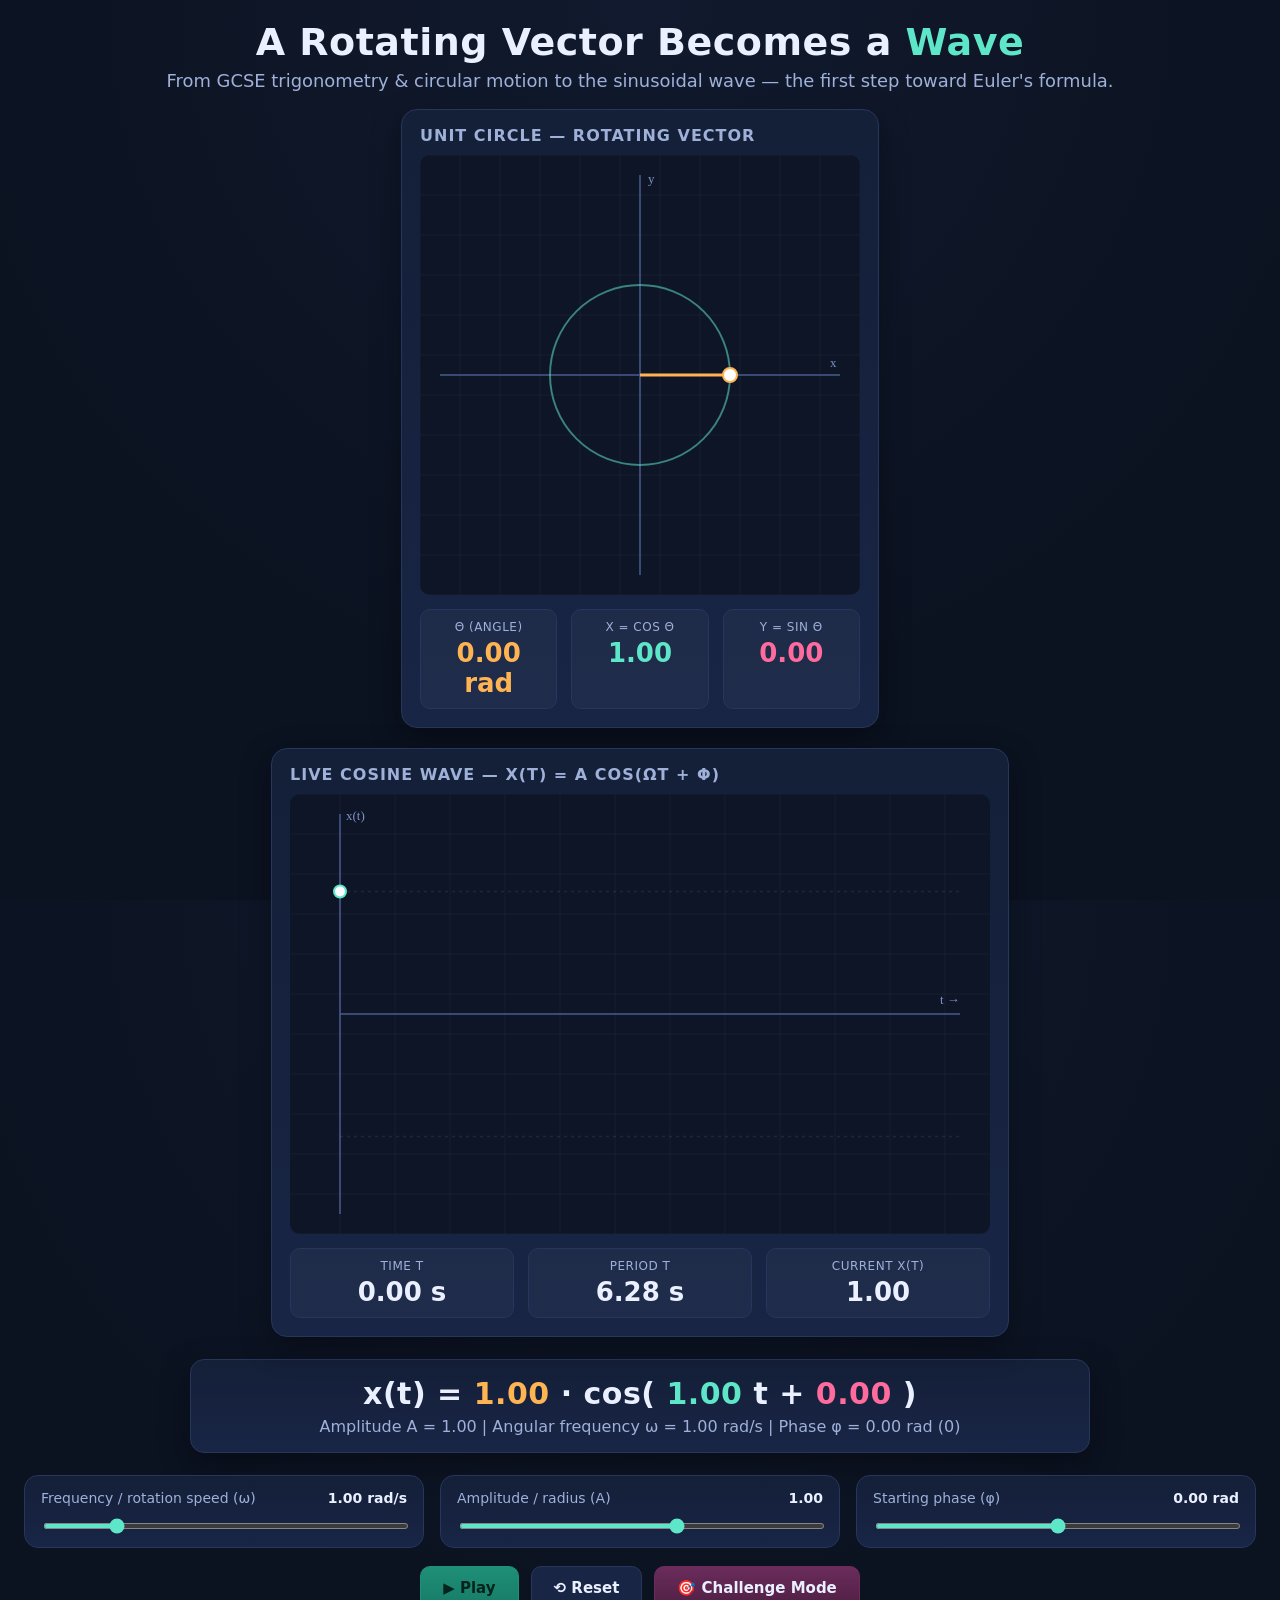
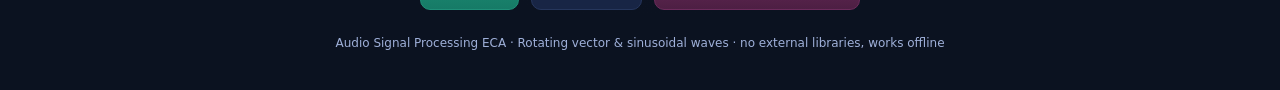
<file: lessons/02-Euler's_formula_and_dft/rotating_vector_wave_demo.html>
<!DOCTYPE html>
<html lang="en">
<head>
<meta charset="UTF-8">
<meta name="viewport" content="width=device-width, initial-scale=1.0">
<title>A Rotating Vector Becomes a Wave</title>
<style>
  :root{
    --bg-0:#0b1220;
    --bg-1:#111a2e;
    --panel:#141f38;
    --panel-2:#182545;
    --border:#26365c;
    --text:#eaf0ff;
    --text-dim:#9fb0d9;
    --accent:#5ee6c9;
    --accent-2:#ffb454;
    --accent-3:#ff6b9d;
    --grid:#22315a;
    --axis:#4a5c8f;
  }
  *{box-sizing:border-box;}
  html,body{
    margin:0; padding:0; height:100%;
    background:radial-gradient(circle at 50% 0%, var(--bg-1), var(--bg-0) 65%);
    color:var(--text);
    font-family:'Segoe UI', system-ui, -apple-system, Roboto, Helvetica, Arial, sans-serif;
  }
  .wrap{
    max-width:1400px;
    margin:0 auto;
    padding:20px 24px 40px;
  }
  header{
    text-align:center;
    margin-bottom:18px;
  }
  header h1{
    font-size:clamp(24px, 3vw, 38px);
    margin:0 0 6px 0;
    letter-spacing:0.5px;
  }
  header h1 span{ color:var(--accent); }
  header p{
    margin:0;
    color:var(--text-dim);
    font-size:clamp(14px, 1.4vw, 18px);
  }

  .panels{
    display:flex;
    gap:20px;
    flex-wrap:wrap;
    justify-content:center;
    align-items:flex-start;
    margin-top:10px;
  }
  .panel{
    background:linear-gradient(180deg, var(--panel), var(--panel-2));
    border:1px solid var(--border);
    border-radius:16px;
    padding:16px 18px 18px;
    box-shadow:0 10px 30px rgba(0,0,0,0.35);
    position:relative;
  }
  .panel h2{
    margin:0 0 10px 0;
    font-size:16px;
    font-weight:600;
    color:var(--text-dim);
    text-transform:uppercase;
    letter-spacing:1px;
  }
  canvas{
    display:block;
    border-radius:10px;
    background:#0d1526;
  }

  .readout-row{
    display:flex;
    gap:14px;
    margin-top:14px;
    flex-wrap:wrap;
  }
  .stat{
    flex:1;
    min-width:100px;
    background:rgba(255,255,255,0.03);
    border:1px solid var(--border);
    border-radius:10px;
    padding:10px 12px;
    text-align:center;
  }
  .stat .label{
    font-size:12px;
    color:var(--text-dim);
    text-transform:uppercase;
    letter-spacing:0.5px;
    margin-bottom:4px;
  }
  .stat .value{
    font-size:clamp(18px, 2.2vw, 26px);
    font-weight:700;
    font-variant-numeric:tabular-nums;
  }
  .stat.theta .value{ color:var(--accent-2); }
  .stat.x .value{ color:var(--accent); }
  .stat.y .value{ color:var(--accent-3); }

  .overlay{
    position:absolute;
    inset:16px;
    top:48px;
    background:rgba(9,14,28,0.92);
    border-radius:12px;
    display:none;
    flex-direction:column;
    align-items:center;
    justify-content:center;
    text-align:center;
    padding:24px;
    z-index:5;
    backdrop-filter: blur(2px);
  }
  .overlay.active{ display:flex; }
  .overlay h3{
    margin:0 0 12px 0;
    color:var(--accent-2);
    font-size:20px;
  }
  .overlay .challenge-eq{
    font-size:clamp(18px,2.2vw,26px);
    font-weight:700;
    background:rgba(255,255,255,0.05);
    border:1px solid var(--border);
    border-radius:10px;
    padding:12px 18px;
    margin:10px 0 16px 0;
  }
  .overlay p.hint{
    color:var(--text-dim);
    max-width:420px;
    margin:0 0 18px 0;
    font-size:14px;
  }

  .equation-bar{
    text-align:center;
    margin:22px auto 0;
    max-width:900px;
    background:linear-gradient(180deg, var(--panel), var(--panel-2));
    border:1px solid var(--border);
    border-radius:14px;
    padding:16px 20px;
    box-shadow:0 10px 30px rgba(0,0,0,0.35);
  }
  .equation-bar .eq-template{
    font-size:clamp(20px, 2.6vw, 30px);
    font-weight:700;
    letter-spacing:0.5px;
  }
  .equation-bar .eq-template .A{ color:var(--accent-2); }
  .equation-bar .eq-template .w{ color:var(--accent); }
  .equation-bar .eq-template .p{ color:var(--accent-3); }
  .equation-bar .eq-values{
    margin-top:6px;
    color:var(--text-dim);
    font-size:clamp(13px, 1.4vw, 16px);
    font-variant-numeric:tabular-nums;
  }

  .controls{
    margin-top:22px;
    display:grid;
    grid-template-columns:repeat(auto-fit, minmax(220px, 1fr));
    gap:16px;
    max-width:1400px;
  }
  .control{
    background:linear-gradient(180deg, var(--panel), var(--panel-2));
    border:1px solid var(--border);
    border-radius:14px;
    padding:14px 16px;
  }
  .control label{
    display:flex;
    justify-content:space-between;
    font-size:14px;
    color:var(--text-dim);
    margin-bottom:8px;
  }
  .control label b{ color:var(--text); font-weight:600; }
  .control input[type=range]{
    width:100%;
    accent-color:var(--accent);
    height:6px;
  }

  .buttons-row{
    margin-top:18px;
    display:flex;
    gap:12px;
    justify-content:center;
    flex-wrap:wrap;
  }
  button{
    font-family:inherit;
    font-size:15px;
    font-weight:600;
    padding:12px 22px;
    border-radius:10px;
    border:1px solid var(--border);
    background:var(--panel-2);
    color:var(--text);
    cursor:pointer;
    transition:transform 0.08s ease, background 0.15s ease, border-color 0.15s ease;
  }
  button:hover{ transform:translateY(-1px); border-color:var(--accent); }
  button:active{ transform:translateY(0px) scale(0.98); }
  button.primary{
    background:linear-gradient(180deg, #1f8f78, #167a66);
    border-color:#1f8f78;
    color:#06231d;
  }
  button.primary b{color:#06231d;}
  button.warn{
    background:linear-gradient(180deg, #7a4a1f, #5c3714);
    border-color:#7a4a1f;
  }
  button.challenge{
    background:linear-gradient(180deg, #6b2c5c, #4d1f43);
    border-color:#6b2c5c;
  }
  button.reveal{
    background:linear-gradient(180deg, #b6892a, #8a6620);
    border-color:#b6892a;
  }

  footer{
    text-align:center;
    color:var(--text-dim);
    font-size:12px;
    margin-top:26px;
  }

  @media (max-width:900px){
    .panels{ flex-direction:column; align-items:center; }
  }
</style>
</head>
<body>
<div class="wrap">

  <header>
    <h1>A Rotating Vector Becomes a <span>Wave</span></h1>
    <p>From GCSE trigonometry &amp; circular motion to the sinusoidal wave — the first step toward Euler's formula.</p>
  </header>

  <div class="panels">

    <div class="panel" id="circlePanel">
      <h2>Unit Circle — Rotating Vector</h2>
      <canvas id="circleCanvas" width="440" height="440"></canvas>
      <div class="readout-row">
        <div class="stat theta">
          <div class="label">θ (angle)</div>
          <div class="value" id="thetaVal">0.00 rad</div>
        </div>
        <div class="stat x">
          <div class="label">x = cos θ</div>
          <div class="value" id="xVal">1.00</div>
        </div>
        <div class="stat y">
          <div class="label">y = sin θ</div>
          <div class="value" id="yVal">0.00</div>
        </div>
      </div>
      <div class="overlay" id="circleOverlay">
        <h3>Challenge Mode</h3>
        <div class="challenge-eq" id="challengeEq">x(t) = 1.5 cos(2t + 0.79)</div>
        <p class="hint">Sketch or picture the wave this rotating vector will trace: how tall, how fast, and where does it start? Press <b>Reveal</b> when ready.</p>
        <button class="reveal" id="revealBtn">Reveal ▶</button>
      </div>
    </div>

    <div class="panel" id="wavePanel">
      <h2>Live Cosine Wave — x(t) = A cos(ωt + φ)</h2>
      <canvas id="waveCanvas" width="700" height="440"></canvas>
      <div class="readout-row">
        <div class="stat">
          <div class="label">Time t</div>
          <div class="value" id="tVal">0.00 s</div>
        </div>
        <div class="stat">
          <div class="label">Period T</div>
          <div class="value" id="periodVal">6.28 s</div>
        </div>
        <div class="stat">
          <div class="label">Current x(t)</div>
          <div class="value" id="waveVal">1.00</div>
        </div>
      </div>
      <div class="overlay" id="waveOverlay">
        <p style="color:var(--text-dim); font-size:15px;">Wave hidden until you reveal it.</p>
      </div>
    </div>

  </div>

  <div class="equation-bar">
    <div class="eq-template">
      x(t) = <span class="A" id="eqA">1.0</span> · cos( <span class="w" id="eqW">1.0</span> t + <span class="p" id="eqP">0.00</span> )
    </div>
    <div class="eq-values" id="eqValues">Amplitude A = 1.0 &nbsp;|&nbsp; Angular frequency ω = 1.0 rad/s &nbsp;|&nbsp; Phase φ = 0.00 rad</div>
  </div>

  <div class="controls">
    <div class="control">
      <label>Frequency / rotation speed (ω) <b id="wLabel">1.0 rad/s</b></label>
      <input type="range" id="wSlider" min="0.3" max="4" step="0.05" value="1.0">
    </div>
    <div class="control">
      <label>Amplitude / radius (A) <b id="aLabel">1.0</b></label>
      <input type="range" id="aSlider" min="0.4" max="1.4" step="0.05" value="1.0">
    </div>
    <div class="control">
      <label>Starting phase (φ) <b id="pLabel">0.00 rad</b></label>
      <input type="range" id="pSlider" min="-3.1416" max="3.1416" step="0.0175" value="0">
    </div>
  </div>

  <div class="buttons-row">
    <button class="primary" id="playBtn"><b>▶ Play</b></button>
    <button id="resetBtn">⟲ Reset</button>
    <button class="challenge" id="challengeBtn">🎯 Challenge Mode</button>
    <button class="warn" id="newChallengeBtn" style="display:none;">🔀 New Challenge</button>
  </div>

  <footer>Audio Signal Processing ECA &middot; Rotating vector &amp; sinusoidal waves &middot; no external libraries, works offline</footer>

</div>

<script>
(function(){
  "use strict";

  // ---------- state ----------
  const state = {
    t: 0,
    running: false,
    omega: 1.0,
    amplitude: 1.0,
    phase: 0.0,
    challengeMode: false,
    revealed: false,
    lastFrameTime: null
  };

  // ---------- DOM ----------
  const circleCanvas = document.getElementById('circleCanvas');
  const waveCanvas   = document.getElementById('waveCanvas');
  const cctx = circleCanvas.getContext('2d');
  const wctx = waveCanvas.getContext('2d');

  const thetaVal = document.getElementById('thetaVal');
  const xVal = document.getElementById('xVal');
  const yVal = document.getElementById('yVal');
  const tVal = document.getElementById('tVal');
  const periodVal = document.getElementById('periodVal');
  const waveVal = document.getElementById('waveVal');

  const eqA = document.getElementById('eqA');
  const eqW = document.getElementById('eqW');
  const eqP = document.getElementById('eqP');
  const eqValues = document.getElementById('eqValues');

  const wSlider = document.getElementById('wSlider');
  const aSlider = document.getElementById('aSlider');
  const pSlider = document.getElementById('pSlider');
  const wLabel = document.getElementById('wLabel');
  const aLabel = document.getElementById('aLabel');
  const pLabel = document.getElementById('pLabel');

  const playBtn = document.getElementById('playBtn');
  const resetBtn = document.getElementById('resetBtn');
  const challengeBtn = document.getElementById('challengeBtn');
  const newChallengeBtn = document.getElementById('newChallengeBtn');
  const revealBtn = document.getElementById('revealBtn');

  const circleOverlay = document.getElementById('circleOverlay');
  const waveOverlay = document.getElementById('waveOverlay');
  const challengeEq = document.getElementById('challengeEq');

  // ---------- helpers ----------
  function fmt(n, d){ return Number(n).toFixed(d===undefined?2:d); }

  function phaseAsFraction(phi){
    // pretty-print common phase values as fractions of pi
    const pi = Math.PI;
    const ratio = phi / pi;
    const known = [
      [0,'0'], [0.5,'π/2'], [-0.5,'-π/2'], [1,'π'], [-1,'-π'],
      [0.25,'π/4'], [-0.25,'-π/4'], [1/3,'π/3'], [-1/3,'-π/3']
    ];
    for (const [r, label] of known){
      if (Math.abs(ratio - r) < 0.01) return label;
    }
    return fmt(phi,2) + ' rad';
  }

  function syncSliderLabels(){
    wLabel.textContent = fmt(state.omega,2) + ' rad/s';
    aLabel.textContent = fmt(state.amplitude,2);
    pLabel.textContent = fmt(state.phase,2) + ' rad';
    eqA.textContent = fmt(state.amplitude,2);
    eqW.textContent = fmt(state.omega,2);
    eqP.textContent = fmt(state.phase,2);
    eqValues.textContent =
      'Amplitude A = ' + fmt(state.amplitude,2) +
      '  |  Angular frequency ω = ' + fmt(state.omega,2) + ' rad/s' +
      '  |  Phase φ = ' + fmt(state.phase,2) + ' rad (' + phaseAsFraction(state.phase) + ')';
    periodVal.textContent = fmt(2*Math.PI/state.omega, 2) + ' s';
  }

  // ---------- drawing: unit circle ----------
  function drawCircle(){
    const W = circleCanvas.width, H = circleCanvas.height;
    cctx.clearRect(0,0,W,H);

    const cx = W/2, cy = H/2;
    const baseRadius = 90;
    const R = baseRadius * state.amplitude;

    const theta = state.omega * state.t + state.phase;
    const x = Math.cos(theta);
    const y = Math.sin(theta);

    // px position (canvas y grows downward, so flip y)
    const px = cx + R * x;
    const py = cy - R * y;

    // grid
    cctx.strokeStyle = 'rgba(255,255,255,0.04)';
    cctx.lineWidth = 1;
    for (let gx = 0; gx <= W; gx += 40){
      cctx.beginPath(); cctx.moveTo(gx,0); cctx.lineTo(gx,H); cctx.stroke();
    }
    for (let gy = 0; gy <= H; gy += 40){
      cctx.beginPath(); cctx.moveTo(0,gy); cctx.lineTo(W,gy); cctx.stroke();
    }

    // axes
    cctx.strokeStyle = 'var(--axis)';
    cctx.strokeStyle = '#4a5c8f';
    cctx.lineWidth = 1.5;
    cctx.beginPath(); cctx.moveTo(20,cy); cctx.lineTo(W-20,cy); cctx.stroke();
    cctx.beginPath(); cctx.moveTo(cx,20); cctx.lineTo(cx,H-20); cctx.stroke();
    cctx.fillStyle = '#7f93c9';
    cctx.font = '13px Segoe UI';
    cctx.fillText('x', W-30, cy-8);
    cctx.fillText('y', cx+8, 28);

    // fixed max circle (radius reference at amplitude 1) — dim
    cctx.strokeStyle = 'rgba(255,255,255,0.08)';
    cctx.lineWidth = 1;
    cctx.beginPath();
    cctx.arc(cx, cy, baseRadius, 0, Math.PI*2);
    cctx.stroke();

    // actual circle (current radius)
    cctx.strokeStyle = 'rgba(94,230,201,0.5)';
    cctx.lineWidth = 2;
    cctx.beginPath();
    cctx.arc(cx, cy, R, 0, Math.PI*2);
    cctx.stroke();

    // dashed projection: vertical drop to x-axis (shows x = cos θ)
    cctx.save();
    cctx.setLineDash([6,5]);
    cctx.strokeStyle = 'rgba(94,230,201,0.85)';
    cctx.lineWidth = 2;
    cctx.beginPath();
    cctx.moveTo(px, py);
    cctx.lineTo(px, cy);
    cctx.stroke();

    // dashed projection: horizontal drop to y-axis (shows y = sin θ), dimmer
    cctx.strokeStyle = 'rgba(255,107,157,0.5)';
    cctx.lineWidth = 1.5;
    cctx.beginPath();
    cctx.moveTo(px, py);
    cctx.lineTo(cx, py);
    cctx.stroke();
    cctx.restore();

    // marker on x-axis showing x-value
    cctx.fillStyle = '#5ee6c9';
    cctx.beginPath();
    cctx.arc(px, cy, 5, 0, Math.PI*2);
    cctx.fill();

    // radius vector
    cctx.strokeStyle = '#ffb454';
    cctx.lineWidth = 3;
    cctx.beginPath();
    cctx.moveTo(cx, cy);
    cctx.lineTo(px, py);
    cctx.stroke();

    // rotating point
    cctx.fillStyle = '#ffffff';
    cctx.beginPath();
    cctx.arc(px, py, 7, 0, Math.PI*2);
    cctx.fill();
    cctx.strokeStyle = '#ffb454';
    cctx.lineWidth = 2;
    cctx.stroke();

    // theta arc
    cctx.strokeStyle = 'rgba(255,180,84,0.7)';
    cctx.lineWidth = 2;
    cctx.beginPath();
    cctx.arc(cx, cy, 30, -theta, 0, theta > 0);
    cctx.stroke();

    return { px, py, cx, cy, x, y, theta, R };
  }

  // ---------- drawing: wave graph ----------
  function drawWave(circleInfo){
    const W = waveCanvas.width, H = waveCanvas.height;
    wctx.clearRect(0,0,W,H);

    const marginL = 50, marginR = 30;
    const midY = H/2;
    const pxPerSec = 55; // horizontal scale
    const window = (W - marginL - marginR) / pxPerSec; // seconds visible
    const t0 = Math.max(0, state.t - window);
    // Keep one fixed vertical scale so amplitudes remain visually comparable.
    // Challenge mode can choose A = 1.4, so show a slightly wider ±1.6 range
    // to keep the peaks comfortably inside the canvas instead of clipping.
    const verticalPadding = 24;
    const visibleAmplitudeRange = 1.6;
    const baseAmpPx = (H/2 - verticalPadding) / visibleAmplitudeRange;

    // grid
    wctx.strokeStyle = 'rgba(255,255,255,0.04)';
    wctx.lineWidth = 1;
    for (let gx = marginL; gx <= W-marginR; gx += pxPerSec){
      wctx.beginPath(); wctx.moveTo(gx,0); wctx.lineTo(gx,H); wctx.stroke();
    }
    for (let gy = 0; gy <= H; gy += 40){
      wctx.beginPath(); wctx.moveTo(0,gy); wctx.lineTo(W,gy); wctx.stroke();
    }

    // axes
    wctx.strokeStyle = '#4a5c8f';
    wctx.lineWidth = 1.5;
    wctx.beginPath(); wctx.moveTo(marginL, midY); wctx.lineTo(W-marginR, midY); wctx.stroke();
    wctx.beginPath(); wctx.moveTo(marginL, 20); wctx.lineTo(marginL, H-20); wctx.stroke();
    wctx.fillStyle = '#7f93c9';
    wctx.font = '13px Segoe UI';
    wctx.fillText('t →', W-marginR-20, midY-10);
    wctx.fillText('x(t)', marginL+6, 26);

    // amplitude reference lines
    wctx.strokeStyle = 'rgba(255,255,255,0.08)';
    wctx.setLineDash([3,4]);
    wctx.beginPath();
    wctx.moveTo(marginL, midY - baseAmpPx*state.amplitude); wctx.lineTo(W-marginR, midY - baseAmpPx*state.amplitude);
    wctx.moveTo(marginL, midY + baseAmpPx*state.amplitude); wctx.lineTo(W-marginR, midY + baseAmpPx*state.amplitude);
    wctx.stroke();
    wctx.setLineDash([]);

    // curve
    wctx.strokeStyle = '#5ee6c9';
    wctx.lineWidth = 3;
    wctx.beginPath();
    let first = true;
    const step = 1/240;
    for (let tau = t0; tau <= state.t + 1e-9; tau += step){
      const val = state.amplitude * Math.cos(state.omega*tau + state.phase);
      const cxp = marginL + (tau - t0) * pxPerSec;
      const cyp = midY - val * baseAmpPx;
      if (first){ wctx.moveTo(cxp, cyp); first = false; }
      else wctx.lineTo(cxp, cyp);
    }
    wctx.stroke();

    // current point
    const curVal = state.amplitude * Math.cos(state.omega*state.t + state.phase);
    const curX = marginL + (state.t - t0) * pxPerSec;
    const curY = midY - curVal * baseAmpPx;
    wctx.fillStyle = '#ffffff';
    wctx.beginPath();
    wctx.arc(curX, curY, 6, 0, Math.PI*2);
    wctx.fill();
    wctx.strokeStyle = '#5ee6c9';
    wctx.lineWidth = 2;
    wctx.stroke();

    waveVal.textContent = fmt(curVal,2);

    // connector guide line from the rotating vector's point to the live wave sample
    // (drawn across the DOM gap using a fixed overlay canvas would need extra plumbing;
    //  instead we draw a short indicator arrow at the edge of each canvas)
    return { curX, curY };
  }

  function drawConnector(){
    // Visual bridge: a short glowing tick at the right edge of the circle panel
    // and left edge of the wave panel, pulsing together, to cue "same value, same instant".
  }

  // ---------- main loop ----------
  function render(){
    const info = drawCircle();
    drawWave(info);

    const theta = state.omega*state.t + state.phase;
    thetaVal.textContent = fmt(theta,2) + ' rad';
    xVal.textContent = fmt(Math.cos(theta),2);
    yVal.textContent = fmt(Math.sin(theta),2);
    tVal.textContent = fmt(state.t,2) + ' s';
  }

  function tick(now){
    if (state.lastFrameTime === null) state.lastFrameTime = now;
    const dt = (now - state.lastFrameTime) / 1000;
    state.lastFrameTime = now;

    if (state.running){
      state.t += dt;
    }
    render();
    requestAnimationFrame(tick);
  }

  // ---------- controls ----------
  function setPlaying(playing){
    state.running = playing;
    playBtn.innerHTML = playing ? '<b>⏸ Pause</b>' : '<b>▶ Play</b>';
  }

  playBtn.addEventListener('click', () => setPlaying(!state.running));

  resetBtn.addEventListener('click', () => {
    state.t = 0;
    setPlaying(false);
    render();
  });

  wSlider.addEventListener('input', () => {
    state.omega = parseFloat(wSlider.value);
    syncSliderLabels();
  });
  aSlider.addEventListener('input', () => {
    state.amplitude = parseFloat(aSlider.value);
    syncSliderLabels();
  });
  pSlider.addEventListener('input', () => {
    state.phase = parseFloat(pSlider.value);
    syncSliderLabels();
  });

  // ---------- challenge mode ----------
  const challengeOptions = {
    omega: [0.5, 1, 1.5, 2, 3],
    amplitude: [0.5, 0.8, 1.0, 1.2, 1.4],
    phase: [0, Math.PI/4, Math.PI/2, Math.PI, -Math.PI/2, -Math.PI/4]
  };

  function pick(arr){ return arr[Math.floor(Math.random()*arr.length)]; }

  function newChallenge(){
    const w = pick(challengeOptions.omega);
    const a = pick(challengeOptions.amplitude);
    const p = pick(challengeOptions.phase);

    state.omega = w;
    state.amplitude = a;
    state.phase = p;
    wSlider.value = w;
    aSlider.value = a;
    pSlider.value = p;
    syncSliderLabels();

    challengeEq.textContent = 'x(t) = ' + fmt(a,2) + ' cos(' + fmt(w,2) + 't + ' + phaseAsFraction(p) + ')';

    state.t = 0;
    setPlaying(false);
    state.revealed = false;
    circleOverlay.classList.add('active');
    waveOverlay.classList.add('active');
    render();
  }

  function enterChallenge(){
    state.challengeMode = true;
    challengeBtn.style.display = 'none';
    newChallengeBtn.style.display = 'inline-block';
    wSlider.disabled = true;
    aSlider.disabled = true;
    pSlider.disabled = true;
    newChallenge();
  }

  function exitChallenge(){
    state.challengeMode = false;
    challengeBtn.style.display = 'inline-block';
    newChallengeBtn.style.display = 'none';
    wSlider.disabled = false;
    aSlider.disabled = false;
    pSlider.disabled = false;
    circleOverlay.classList.remove('active');
    waveOverlay.classList.remove('active');
    setPlaying(false);
    state.t = 0;
    render();
  }

  challengeBtn.addEventListener('click', enterChallenge);
  newChallengeBtn.addEventListener('click', newChallenge);

  revealBtn.addEventListener('click', () => {
    state.revealed = true;
    circleOverlay.classList.remove('active');
    waveOverlay.classList.remove('active');
    state.t = 0;
    setPlaying(true);
  });

  // long-press / double-click on challenge button area to fully exit challenge mode
  newChallengeBtn.addEventListener('dblclick', exitChallenge);
  challengeBtn.title = 'Enter challenge mode';
  newChallengeBtn.title = 'Get a new random challenge (double-click to exit challenge mode)';

  // ---------- init ----------
  syncSliderLabels();
  render();
  requestAnimationFrame(tick);

})();
</script>
</body>
</html>
</file>
<file: styles.css>
/* ---------- Design tokens ---------- */
:root {
  --bg: #f4f6f9;
  --surface: #ffffff;
  --ink: #161a21;
  --muted: #5a6473;
  --line: #dfe4ea;
  --lane: #fbfcfd;
  --grid: #d5dbe3;
  --ghost: #8b95a3;

  --wanted: #12a150;
  --noise: #e5484d;
  --anti: #2f7cf6;
  --mic: #d98a0b;
  --out: #8a56ea;
  --proc: #0e9aae;

  --good: #12a150;
  --warn: #c77a05;
  --bad: #d63a40;

  --radius: 12px;
  color-scheme: light;
}

@media (prefers-color-scheme: dark) {
  :root:not([data-theme="light"]) {
    --bg: #0e1217;
    --surface: #171c23;
    --ink: #e9edf3;
    --muted: #9aa5b4;
    --line: #29313c;
    --lane: #12171d;
    --grid: #2a323d;
    --ghost: #7d8795;
    --wanted: #3ddc84;
    --noise: #ff6b70;
    --anti: #5b9bff;
    --mic: #f2b13c;
    --out: #b793ff;
    --proc: #39c6d8;
    --good: #3ddc84;
    --warn: #f2b13c;
    --bad: #ff6b70;
    color-scheme: dark;
  }
}
:root[data-theme="dark"] {
  --bg: #0e1217;
  --surface: #171c23;
  --ink: #e9edf3;
  --muted: #9aa5b4;
  --line: #29313c;
  --lane: #12171d;
  --grid: #2a323d;
  --ghost: #7d8795;
  --wanted: #3ddc84;
  --noise: #ff6b70;
  --anti: #5b9bff;
  --mic: #f2b13c;
  --out: #b793ff;
  --proc: #39c6d8;
  --good: #3ddc84;
  --warn: #f2b13c;
  --bad: #ff6b70;
  color-scheme: dark;
}

/* ---------- Base ---------- */
* { box-sizing: border-box; }

body {
  margin: 0;
  background: var(--bg);
  color: var(--ink);
  font: 15px/1.5 system-ui, -apple-system, "Segoe UI", Roboto, Helvetica, Arial, sans-serif;
  -webkit-text-size-adjust: 100%;
}

h1, h2, h3, p, ul, figure { margin: 0; }
h2 { font-size: 19px; line-height: 1.3; margin-bottom: 4px; }
h3 { font-size: 14.5px; line-height: 1.3; }
button { font: inherit; color: inherit; }
output { font-variant-numeric: tabular-nums; }

.sr-only {
  position: absolute; width: 1px; height: 1px; overflow: hidden;
  clip: rect(0 0 0 0); white-space: nowrap;
}

:focus-visible { outline: 3px solid color-mix(in srgb, var(--anti) 70%, transparent); outline-offset: 2px; }

/* colour hooks: a class sets --c for dots, bars and legends */
.c-wanted { --c: var(--wanted); }
.c-noise  { --c: var(--noise); }
.c-anti   { --c: var(--anti); }
.c-mic    { --c: var(--mic); }
.c-out    { --c: var(--out); }
.c-ghost  { --c: var(--ghost); }

/* ---------- Top bar ---------- */
.topbar {
  position: sticky; top: 0; z-index: 20;
  display: flex; flex-wrap: wrap; align-items: center; gap: 10px 16px;
  padding: 10px 16px;
  background: color-mix(in srgb, var(--bg) 90%, transparent);
  backdrop-filter: blur(10px);
  border-bottom: 1px solid var(--line);
}
.brand { flex: 1 1 220px; min-width: 0; }
.brand h1 { font-size: 18px; line-height: 1.25; }
.brand p { font-size: 13px; color: var(--muted); }
.status { display: flex; flex-wrap: wrap; align-items: center; gap: 8px; }

.pill {
  display: inline-block; padding: 5px 12px; border-radius: 999px;
  font-size: 13.5px; font-weight: 650; font-variant-numeric: tabular-nums;
  background: color-mix(in srgb, var(--ghost) 18%, transparent); color: var(--ink);
  white-space: nowrap;
}
.pill[data-level="good"] { background: color-mix(in srgb, var(--good) 20%, transparent); color: var(--good); }
.pill[data-level="warn"] { background: color-mix(in srgb, var(--warn) 22%, transparent); color: var(--warn); }
.pill[data-level="bad"]  { background: color-mix(in srgb, var(--bad) 20%, transparent); color: var(--bad); }

.btn {
  min-height: 36px; padding: 6px 12px; border-radius: 9px; cursor: pointer;
  border: 1px solid var(--line); background: var(--surface); font-size: 13.5px; font-weight: 550;
}
.btn:hover { border-color: var(--ghost); }
.btn[aria-pressed="true"] { background: var(--ink); color: var(--bg); border-color: var(--ink); }
.btn.wide { width: 100%; }

/* Segmented switch (ANC on/off) */
.seg { display: inline-flex; padding: 3px; gap: 3px; border-radius: 11px; background: color-mix(in srgb, var(--ghost) 20%, transparent); }
.seg button {
  min-height: 34px; padding: 5px 14px; border: 0; border-radius: 8px; background: transparent;
  font-weight: 650; font-size: 14px; cursor: pointer; color: var(--muted);
}
.seg button[aria-pressed="true"] { color: #fff; }
.seg button[data-anc="on"][aria-pressed="true"] { background: var(--anti); }
.seg button[data-anc="off"][aria-pressed="true"] { background: var(--noise); }
.seg.big { display: flex; max-width: 520px; margin-bottom: 14px; }
.seg.big button { flex: 1; min-height: 46px; font-size: 15.5px; }

/* ---------- Layout ---------- */
.app {
  max-width: 1280px; margin: 0 auto; padding: 20px 16px 56px;
  display: grid; grid-template-columns: minmax(0, 1fr); gap: 36px;
}
.app > section { min-width: 0; }
.app > section + section { padding-top: 0; }
.lede { color: var(--muted); max-width: 72ch; margin-bottom: 14px; }

@media (min-width: 1000px) {
  .app { grid-template-columns: minmax(0, 1fr) 340px; column-gap: 36px; }
  .app > section { grid-column: 1; }
  .controls {
    grid-column: 2; grid-row: 1 / span 7;
    position: sticky; top: 84px; align-self: start;
    max-height: calc(100vh - 100px); overflow-y: auto; padding: 2px;
  }
}
@media (max-width: 720px) {
  .topbar { position: static; }
}

/* ---------- Waveform lanes ---------- */
.lane { margin-bottom: 12px; }
.lane-head { display: flex; flex-wrap: wrap; align-items: baseline; gap: 2px 10px; margin-bottom: 4px; }
.lane-head h3 { margin-right: 2px; }
.lane-note { color: var(--muted); font-size: 13px; flex: 1 1 220px; min-width: 0; }
.lane-val { font-size: 13px; color: var(--muted); }
.dot { width: 10px; height: 10px; border-radius: 50%; background: var(--c); align-self: center; flex: none; }

canvas.cv {
  display: block; width: 100%; height: 104px;
  background: var(--lane); border: 1px solid var(--line); border-radius: 10px;
}
canvas.cv.tall { height: 150px; }
canvas.cv.short { height: 84px; }
canvas.cv.chart { height: 190px; }

.legend { display: flex; flex-wrap: wrap; gap: 6px 18px; margin: 2px 0 16px; font-size: 13px; color: var(--muted); }
.key { display: inline-flex; align-items: center; gap: 7px; }
.key i { width: 22px; height: 0; border-top: 3px solid var(--c); }
.key i.dashed { border-top-style: dashed; border-top-width: 2px; }

/* ---------- Meters ---------- */
.meters { display: grid; gap: 8px; max-width: 560px; }
.meter { display: grid; grid-template-columns: 64px minmax(0, 1fr) 54px; align-items: center; gap: 10px; font-size: 13.5px; }
.meter b { font-variant-numeric: tabular-nums; text-align: right; }
.bar { height: 14px; border-radius: 7px; background: color-mix(in srgb, var(--ghost) 22%, transparent); overflow: hidden; }
.bar i { display: block; height: 100%; width: 0; background: var(--c); border-radius: 7px; transition: width .25s ease; }
.meter-caption { margin-top: 8px; color: var(--muted); font-size: 13.5px; max-width: 60ch; }

/* ---------- Controls (each one is a card) ---------- */
.controls { display: grid; gap: 10px; }
.ctl { background: var(--surface); border: 1px solid var(--line); border-radius: var(--radius); padding: 10px 12px; }
.ctl-top { display: flex; justify-content: space-between; align-items: baseline; gap: 8px; }
.ctl label, .ctl-name { font-weight: 650; font-size: 14px; }
.ctl-top output { font-weight: 650; color: var(--c); }
.ctl input[type="range"] { display: block; width: 100%; height: 30px; margin: 2px 0 0; accent-color: var(--c); }
.hint { font-size: 12.5px; line-height: 1.4; color: var(--muted); min-height: 2.8em; }
.pred { font-size: 12.5px; font-weight: 600; color: var(--muted) !important; }

.types { display: grid; grid-template-columns: 1fr 1fr; gap: 6px; margin: 6px 0; }
.type-btn {
  min-height: 38px; padding: 4px 8px; border-radius: 9px; cursor: pointer;
  border: 1px solid var(--line); background: var(--bg); font-size: 13.5px; font-weight: 550;
}
.type-btn[aria-checked="true"] { background: var(--noise); border-color: var(--noise); color: #fff; }
:root[data-theme="dark"] .type-btn[aria-checked="true"] { color: #1a0b0c; }

/* ---------- Pipeline ---------- */
.pl-wrap { container-type: inline-size; margin-bottom: 14px; }
.pipeline { list-style: none; margin: 0; padding: 0; display: grid; gap: 20px; }
.stage { position: relative; }
.stage:not(:last-child)::after {
  content: "↓"; position: absolute; left: 34px; bottom: -19px;
  color: var(--muted); font-size: 16px; line-height: 1; pointer-events: none;
}
.stage-btn {
  display: grid; grid-template-columns: 104px minmax(0, 1fr); gap: 12px; align-items: center;
  width: 100%; padding: 8px 12px; text-align: left; cursor: pointer;
  background: var(--surface); border: 1px solid var(--line); border-radius: var(--radius);
  transition: border-color .15s, box-shadow .15s;
}
.stage-btn:hover { border-color: var(--c); }
.stage-btn[aria-pressed="true"] {
  border-color: var(--c); box-shadow: 0 0 0 2px color-mix(in srgb, var(--c) 28%, transparent);
}
canvas.cv.thumb { height: 42px; border: 0; background: transparent; border-radius: 0; }
.stage-text { display: flex; align-items: center; gap: 8px; font-size: 13.5px; font-weight: 600; line-height: 1.25; }
.stage-num {
  flex: none; width: 22px; height: 22px; border-radius: 50%;
  display: grid; place-items: center; font-size: 12px; font-weight: 700;
  background: var(--c); color: #fff;
}
:root[data-theme="dark"] .stage-num { color: #101318; }
@media (prefers-color-scheme: dark) { :root:not([data-theme="light"]) .stage-num { color: #101318; } }

@container (min-width: 640px) {
  .pipeline { grid-template-columns: repeat(6, minmax(0, 1fr)); gap: 16px; }
  .stage:not(:last-child)::after { content: "›"; left: auto; right: -13px; bottom: auto; top: 50%; transform: translateY(-50%); font-size: 20px; }
  .stage-btn { grid-template-columns: 1fr; gap: 6px; padding: 8px 6px 10px; text-align: center; height: 100%; align-content: start; }
  .stage-text { flex-direction: column; gap: 5px; font-size: 12.5px; }
}

/* ---------- Explanation panels (cards) ---------- */
.note { background: var(--surface); border: 1px solid var(--line); border-radius: var(--radius); padding: 14px 16px; }
.note h3 { font-size: 15.5px; margin-bottom: 4px; }
.note p { color: var(--muted); }
.stage-detail .live { margin-top: 8px; padding-top: 8px; border-top: 1px dashed var(--line); color: var(--ink); font-size: 14px; }
.stage-nav { display: flex; flex-wrap: wrap; gap: 8px; margin-top: 12px; }

/* ---------- Timing experiment ---------- */
.presets { display: flex; flex-wrap: wrap; gap: 6px; margin: 8px 0 6px; }
.presets .btn { font-size: 13px; padding: 5px 10px; }
.presets .btn[aria-pressed="true"] { background: var(--anti); border-color: var(--anti); color: #fff; }

.verdict { border-left: 5px solid var(--good); margin: 4px 0 18px; }
.verdict[data-level="warn"] { border-left-color: var(--warn); }
.verdict[data-level="bad"]  { border-left-color: var(--bad); }
.verdict[data-level="neutral"] { border-left-color: var(--ghost); }
.verdict h3 { font-size: 17px; }

.charts { display: grid; gap: 18px; grid-template-columns: repeat(auto-fit, minmax(290px, 1fr)); margin-bottom: 16px; }
figcaption { font-weight: 650; font-size: 14px; margin-bottom: 4px; }
.chart-note { margin-top: 6px; font-size: 13px; color: var(--muted); }

/* ---------- Logic panel ---------- */
.why { border-left: 5px solid var(--good); margin-bottom: 12px; }
.why[data-level="warn"] { border-left-color: var(--warn); }
.why[data-level="bad"]  { border-left-color: var(--bad); }
.why[data-level="neutral"] { border-left-color: var(--ghost); }
.why ul { list-style: none; padding: 0; margin-top: 8px; display: grid; gap: 6px; }
.why li { display: grid; grid-template-columns: 22px minmax(0, 1fr); gap: 8px; color: var(--ink); font-size: 14.5px; }
.why li::before {
  content: ""; width: 12px; height: 12px; border-radius: 50%; margin-top: 5px; justify-self: center;
  background: var(--ghost);
}
.why li[data-level="good"]::before { background: var(--good); }
.why li[data-level="warn"]::before { background: var(--warn); }
.why li[data-level="bad"]::before  { background: var(--bad); }

.logic-grid { display: grid; gap: 12px; grid-template-columns: repeat(auto-fit, minmax(250px, 1fr)); }
.logic-grid .note { position: relative; }
.logic-grid h3 { display: flex; align-items: center; gap: 8px; }
.n {
  flex: none; width: 22px; height: 22px; border-radius: 50%; display: grid; place-items: center;
  font-size: 12px; font-weight: 700; background: color-mix(in srgb, var(--ghost) 28%, transparent);
}
.logic-grid .note[data-here="true"] { border-color: var(--out); box-shadow: 0 0 0 2px color-mix(in srgb, var(--out) 25%, transparent); }
.logic-grid .note[data-here="true"] h3::after {
  content: "your current setting"; margin-left: auto; font-size: 11px; font-weight: 650;
  padding: 2px 8px; border-radius: 999px; background: color-mix(in srgb, var(--out) 20%, transparent); color: var(--out);
}

@media (max-width: 560px) {
  .brand h1 { font-size: 16.5px; }
  .meter { grid-template-columns: 56px minmax(0, 1fr) 48px; gap: 8px; }
  .seg.big button { font-size: 14px; padding: 5px 8px; }
  .logic-grid .note[data-here="true"] h3::after { display: none; }
}

@media (prefers-reduced-motion: reduce) {
  * { transition: none !important; }
}
</file>
